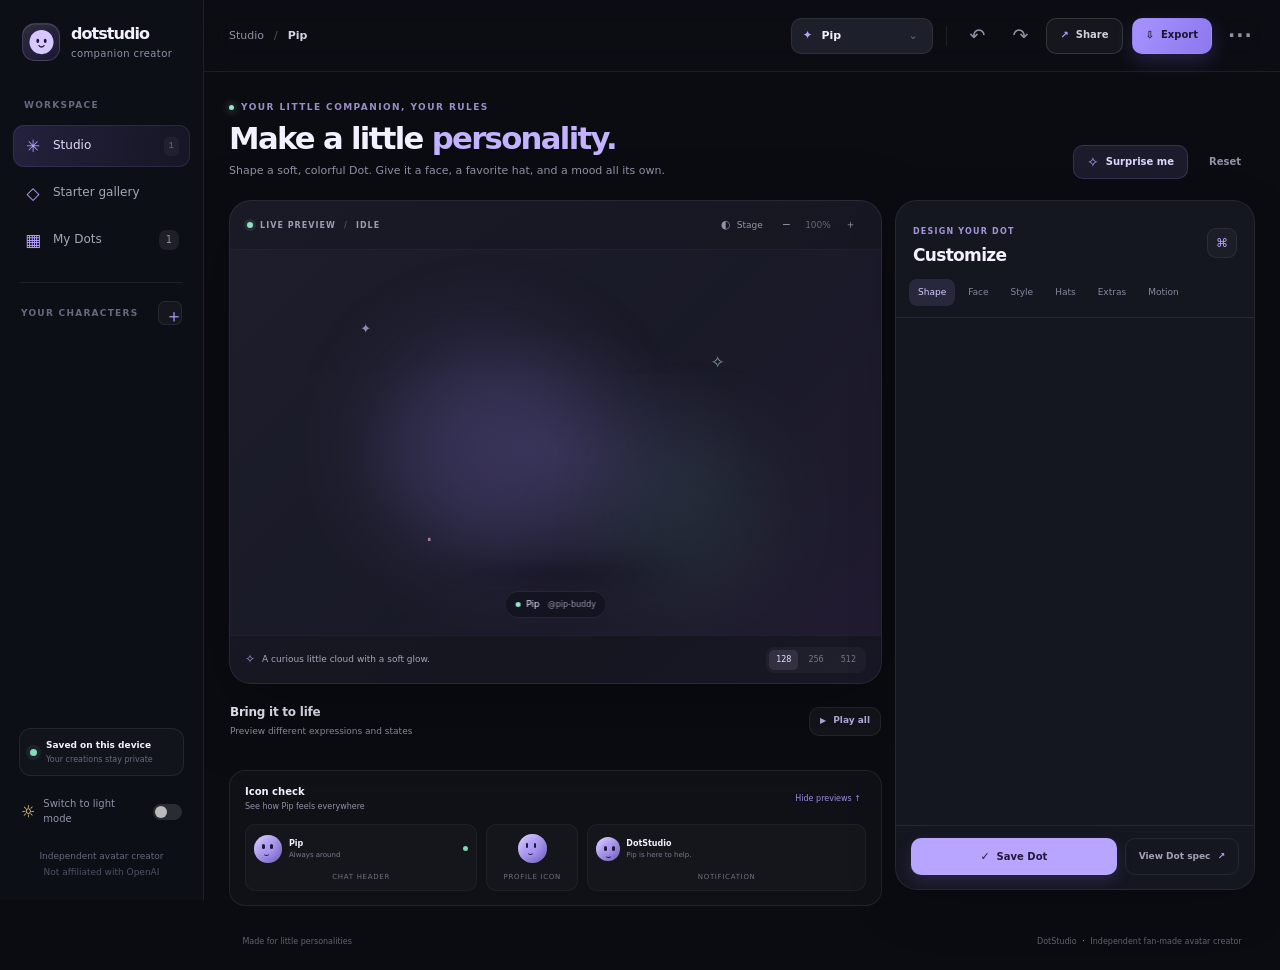
<file: index.html>
<!doctype html>
<html lang="en">
<head>
  <meta charset="utf-8" />
  <meta name="viewport" content="width=device-width, initial-scale=1" />
  <meta name="theme-color" content="#11121a" />
  <meta name="description" content="Create, customize, and export your own playful companion avatar." />
  <title>DotStudio — Make a little companion</title>
  <link rel="stylesheet" href="styles.css" />
</head>
<body>
  <div class="app-shell">
    <aside class="sidebar" aria-label="Main navigation">
      <a class="brand" href="#" aria-label="DotStudio home">
        <span class="brand-mark" aria-hidden="true"><svg viewBox="0 0 40 40"><path d="M20 4c8.7 0 15.5 6.9 15.5 15.7 0 8.1-6.5 15.3-15.5 15.3S4.5 28 4.5 19.7C4.5 10.9 11.3 4 20 4Z" fill="url(#brandGrad)"/><ellipse cx="15.2" cy="18" rx="1.8" ry="2.7" fill="#181426"/><ellipse cx="24.8" cy="18" rx="1.8" ry="2.7" fill="#181426"/><path d="M16.8 24c1.1 1.2 2.2 1.8 3.2 1.8s2.1-.6 3.2-1.8" fill="none" stroke="#181426" stroke-width="1.7" stroke-linecap="round"/><defs><linearGradient id="brandGrad" x1="5" y1="5" x2="34" y2="35"><stop stop-color="#d8c6ff"/><stop offset="1" stop-color="#8b78ed"/></linearGradient></defs></svg></span>
        <span class="brand-copy"><strong>dotstudio</strong><small>companion creator</small></span>
      </a>

      <div class="nav-group">
        <span class="nav-label">WORKSPACE</span>
        <button class="nav-item active" data-nav="studio"><span class="nav-icon">✳</span><span>Studio</span><kbd>1</kbd></button>
        <button class="nav-item" data-nav="starters"><span class="nav-icon">◇</span><span>Starter gallery</span></button>
        <button class="nav-item" data-nav="collection"><span class="nav-icon">▦</span><span>My Dots</span><span class="nav-count" id="dotCount">1</span></button>
      </div>

      <div class="sidebar-divider"></div>
      <div class="sidebar-list-head"><span class="nav-label">YOUR CHARACTERS</span><button id="newDotBtn" class="icon-button add-small" aria-label="Create a new Dot" title="Create a new Dot">＋</button></div>
      <div class="dot-list" id="dotList"></div>

      <div class="sidebar-spacer"></div>
      <div class="local-save"><span class="save-indicator"></span><div><strong>Saved on this device</strong><small>Your creations stay private</small></div></div>
      <button id="themeToggle" class="theme-toggle"><span class="theme-icon">☼</span><span>Switch to light mode</span><span class="theme-switch"><i></i></span></button>
      <div class="sidebar-footer">Independent avatar creator<br /><span>Not affiliated with OpenAI</span></div>
    </aside>

    <main class="main-area">
      <header class="topbar">
        <div class="breadcrumb"><span>Studio</span><span class="crumb-sep">/</span><strong id="breadcrumbName">Pip</strong></div>
        <div class="topbar-actions">
          <label class="name-field"><span class="name-spark">✦</span><input id="nameInput" aria-label="Dot name" maxlength="28" value="Pip"/><span class="name-caret">⌄</span></label>
          <div class="top-divider"></div>
          <button id="undoBtn" class="toolbar-button" title="Undo (Ctrl/Cmd+Z)" aria-label="Undo">↶</button>
          <button id="redoBtn" class="toolbar-button" title="Redo (Shift+Ctrl/Cmd+Z)" aria-label="Redo">↷</button>
          <button id="shareBtn" class="secondary-button"><span>↗</span> Share</button>
          <button id="exportBtn" class="primary-button"><span>⇩</span> Export</button>
          <button id="moreBtn" class="toolbar-button more-button" title="More options" aria-label="More options">···</button>
        </div>
      </header>

      <div class="workspace-intro">
        <div>
          <p class="eyebrow"><span class="eyebrow-dot"></span> YOUR LITTLE COMPANION, YOUR RULES</p>
          <h1>Make a little <em>personality.</em></h1>
          <p class="intro-copy">Shape a soft, colorful Dot. Give it a face, a favorite hat, and a mood all its own.</p>
        </div>
        <div class="intro-actions">
          <button id="surpriseBtn" class="soft-button"><span>✧</span> Surprise me</button>
          <button id="resetBtn" class="quiet-button">Reset</button>
        </div>
      </div>

      <div class="editor-layout">
        <section class="stage-column" aria-label="Live avatar preview">
          <div class="stage-card" id="stageCard">
            <div class="stage-topline">
              <div class="live-label"><span class="live-pulse"></span> LIVE PREVIEW <span class="tiny-divider">/</span> <span id="stateLabel">IDLE</span></div>
              <div class="stage-tools">
                <button id="bgToggleBtn" class="stage-tool" title="Toggle stage background">◐ <span>Stage</span></button>
                <button id="zoomOutBtn" class="stage-tool" title="Zoom out">−</button><span class="zoom-level" id="zoomLabel">100%</span><button id="zoomInBtn" class="stage-tool" title="Zoom in">＋</button>
              </div>
            </div>
            <div class="stage-backdrop" id="stageBackdrop">
              <div class="stage-orb glow-a"></div><div class="stage-orb glow-b"></div>
              <div class="stage-star star-one">✦</div><div class="stage-star star-two">✧</div><div class="stage-star star-three">·</div>
              <div class="avatar-slot" id="avatarSlot"></div>
              <div class="stage-floor"></div>
              <div class="stage-nameplate"><span class="nameplate-dot"></span><span id="stageName">Pip</span><span class="nameplate-handle" id="stageHandle">@pip-buddy</span></div>
            </div>
            <div class="stage-bottomline">
              <div class="stage-caption"><span class="stage-caption-icon">✧</span><span id="stageDescription">A curious little cloud with a soft glow.</span></div>
              <div class="stage-size-control"><button class="size-chip active" data-size="128">128</button><button class="size-chip" data-size="256">256</button><button class="size-chip" data-size="512">512</button></div>
            </div>
          </div>

          <div class="mood-panel">
            <div class="mood-heading"><div><h2>Bring it to life</h2><p>Preview different expressions and states</p></div><button id="playAllBtn" class="play-all-button"><span>▶</span> Play all</button></div>
            <div class="mood-grid" id="moodGrid"></div>
          </div>

          <div class="context-row">
            <div class="context-heading"><div><strong>Icon check</strong><span>See how Pip feels everywhere</span></div><button class="text-button" id="contextToggle">Hide previews ↑</button></div>
            <div class="context-previews" id="contextPreviews">
              <div class="context-card"><div class="mock-chat"><div class="mock-avatar" id="mockChatAvatar"></div><div><b id="mockChatName">Pip</b><small>Always around</small></div><span class="online-dot"></span></div><span class="context-caption">CHAT HEADER</span></div>
              <div class="context-card"><div class="mock-profile"><div class="mock-avatar circle" id="mockProfileAvatar"></div></div><span class="context-caption">PROFILE ICON</span></div>
              <div class="context-card"><div class="mock-notice"><div class="mock-avatar tiny" id="mockNoticeAvatar"></div><div><b>DotStudio</b><small id="mockNoticeName">Pip is here to help.</small></div></div><span class="context-caption">NOTIFICATION</span></div>
            </div>
          </div>
        </section>

        <aside class="inspector" aria-label="Avatar customization controls">
          <div class="inspector-header"><div><span class="inspector-kicker">DESIGN YOUR DOT</span><h2>Customize</h2></div><button class="icon-button inspector-more" id="specBtn" title="View Dot specification">⌘</button></div>
          <div class="tab-strip" id="tabStrip" role="tablist" aria-label="Customization sections">
            <button class="editor-tab active" data-tab="shape" role="tab">Shape</button>
            <button class="editor-tab" data-tab="face" role="tab">Face</button>
            <button class="editor-tab" data-tab="style" role="tab">Style</button>
            <button class="editor-tab" data-tab="hats" role="tab">Hats</button>
            <button class="editor-tab" data-tab="extras" role="tab">Extras</button>
            <button class="editor-tab" data-tab="motion" role="tab">Motion</button>
          </div>
          <div class="panel-scroll" id="panelContent"></div>
          <div class="inspector-bottom"><button id="saveBtn" class="save-button"><span>✓</span> Save Dot</button><button id="specBottomBtn" class="spec-button">View Dot spec <span>↗</span></button></div>
        </aside>
      </div>
      <footer class="main-footer"><span>Made for little personalities</span><span>DotStudio <i>·</i> Independent fan-made avatar creator</span></footer>
    </main>
  </div>

  <nav class="mobile-nav" aria-label="Mobile navigation"><button class="active" data-mobile-nav="studio"><span>✳</span>Studio</button><button data-mobile-nav="starters"><span>◇</span>Starters</button><button data-mobile-nav="collection"><span>▦</span>My Dots</button></nav>
  <div class="toast" id="toast" role="status" aria-live="polite"></div>
  <div class="modal-backdrop" id="modalBackdrop" aria-hidden="true"><section class="modal" id="modal" role="dialog" aria-modal="true" aria-labelledby="modalTitle"><button class="modal-close" id="modalClose" aria-label="Close">×</button><div id="modalContent"></div></section></div>

  <script src="app.js"></script>
</body>
</html>
</file>
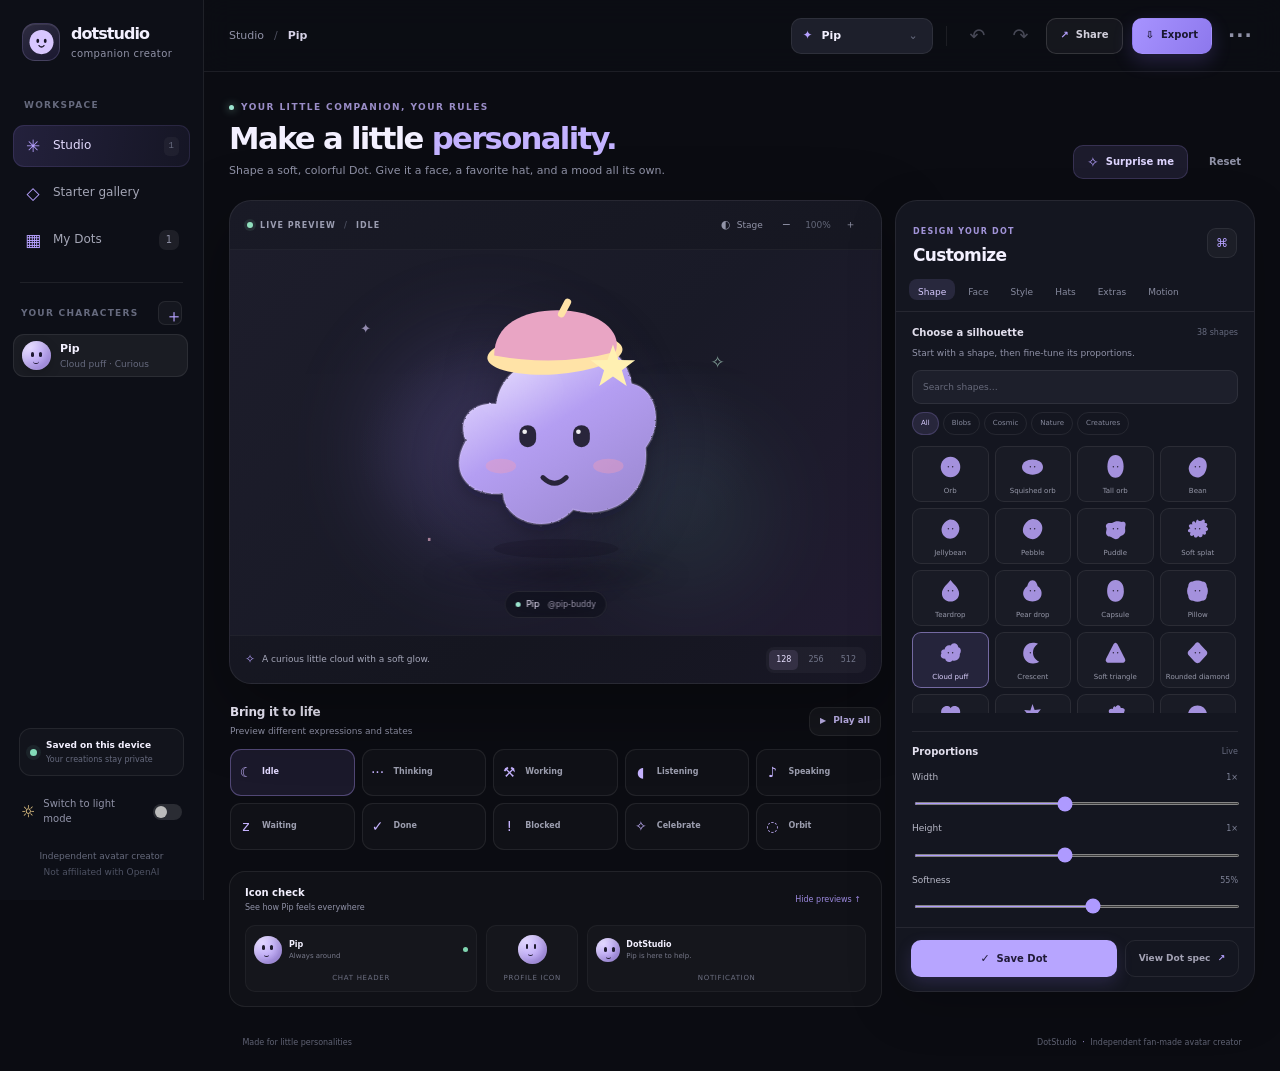
<file: preview.html>
<!doctype html>
<html lang="en">
<head>
  <meta charset="utf-8" />
  <meta name="viewport" content="width=device-width, initial-scale=1" />
  <meta name="theme-color" content="#11121a" />
  <meta name="description" content="Create, customize, and export your own playful companion avatar." />
  <title>DotStudio — Make a little companion</title>
  <style>
:root{color-scheme:dark;--page:#0b0c12;--side:#0d0f17;--panel:#141620;--panel-2:#191b27;--panel-3:#202331;--line:rgba(255,255,255,.075);--line-strong:rgba(255,255,255,.13);--text:#f3f0ff;--muted:#9092a7;--muted-2:#666a7e;--accent:#b6a1ff;--accent-strong:#8c72ed;--mint:#9ce5cf;--pink:#f5a6c9;--yellow:#f5d38d;--shadow:0 24px 70px rgba(0,0,0,.34);--card-radius:22px;--input:#1d1f2b;--stage:#191a27;--soft-white:#fff;--danger:#e78a9d}
*{box-sizing:border-box}html{scroll-behavior:smooth}body{margin:0;background:var(--page);color:var(--text);font-family:Inter,ui-sans-serif,system-ui,-apple-system,BlinkMacSystemFont,"Segoe UI",sans-serif;font-size:14px;line-height:1.45;min-width:320px}button,input,select,textarea{font:inherit}button{color:inherit;cursor:pointer}button:focus-visible,input:focus-visible,select:focus-visible,textarea:focus-visible{outline:2px solid var(--accent);outline-offset:2px}button:disabled{opacity:.45;cursor:not-allowed}.app-shell{min-height:100vh;display:grid;grid-template-columns:224px minmax(0,1fr);background:var(--page)}
.sidebar{background:var(--side);border-right:1px solid var(--line);padding:23px 13px 18px;display:flex;flex-direction:column;min-height:100vh;position:sticky;top:0;height:100vh;overflow:hidden}.brand{display:flex;align-items:center;gap:11px;text-decoration:none;color:var(--text);margin:0 9px 38px}.brand-mark{width:38px;height:38px;display:grid;place-items:center;border-radius:13px;background:linear-gradient(145deg,rgba(202,179,255,.18),rgba(113,88,221,.13));border:1px solid rgba(201,181,255,.18);box-shadow:inset 0 1px 0 rgba(255,255,255,.08)}.brand-mark svg{width:31px;height:31px}.brand-copy{display:flex;flex-direction:column;line-height:1.1}.brand-copy strong{font-size:16px;font-weight:760;letter-spacing:-.06em}.brand-copy small{font-size:10px;color:var(--muted);margin-top:5px;letter-spacing:.04em}.nav-group{display:grid;gap:5px}.nav-label{font-size:9px;color:var(--muted-2);font-weight:750;letter-spacing:.14em}.nav-group .nav-label{padding:0 11px 8px}.nav-item{width:100%;height:42px;border:0;background:transparent;border-radius:11px;color:#a4a6b6;display:flex;align-items:center;gap:11px;text-align:left;padding:0 11px;font-size:12px;transition:.18s}.nav-item:hover{background:rgba(255,255,255,.04);color:var(--text)}.nav-item.active{background:linear-gradient(100deg,rgba(153,126,255,.16),rgba(153,126,255,.06));color:#e4dbff;box-shadow:inset 0 0 0 1px rgba(172,149,255,.12)}.nav-icon{width:18px;font-size:17px;text-align:center;color:var(--accent)}.nav-item kbd{margin-left:auto;font-size:9px;color:var(--muted-2);background:rgba(255,255,255,.04);padding:3px 5px;border-radius:5px}.nav-count{margin-left:auto;font-size:10px;color:var(--muted);background:rgba(255,255,255,.07);min-width:20px;height:20px;border-radius:7px;display:grid;place-items:center}.sidebar-divider{height:1px;background:var(--line);margin:21px 7px 18px}.sidebar-list-head{display:flex;align-items:center;justify-content:space-between;padding:0 8px 9px}.icon-button{border:1px solid var(--line);background:rgba(255,255,255,.035);color:var(--muted);width:30px;height:30px;display:grid;place-items:center;border-radius:9px;transition:.18s}.icon-button:hover{color:var(--text);background:rgba(255,255,255,.09);border-color:var(--line-strong)}.add-small{font-size:18px;color:var(--accent);width:24px;height:24px;border-radius:7px}.dot-list{display:grid;gap:4px;overflow-y:auto;max-height:40vh;padding-right:2px}.dot-list-item{height:43px;width:100%;border:1px solid transparent;background:transparent;border-radius:11px;display:flex;align-items:center;gap:9px;padding:5px 8px;color:#a6a8b7;text-align:left;transition:.18s}.dot-list-item:hover{background:rgba(255,255,255,.04)}.dot-list-item.active{background:rgba(255,255,255,.055);border-color:var(--line);color:var(--text)}.dot-list-item .mini-dot{width:29px;height:29px;flex:none;border-radius:50%;box-shadow:inset -4px -4px 8px rgba(25,15,50,.15),inset 3px 3px 7px rgba(255,255,255,.32),0 4px 12px rgba(0,0,0,.18);position:relative}.dot-list-item .mini-dot:after{content:"";position:absolute;width:3px;height:5px;background:#201a35;border-radius:4px;left:9px;top:11px;box-shadow:8px 0 #201a35}.dot-list-item .mini-dot:before{content:"";position:absolute;width:6px;height:3px;left:11px;top:19px;border-bottom:1.4px solid #201a35;border-radius:0 0 5px 5px}.dot-list-item .dot-meta{min-width:0;display:flex;flex-direction:column;line-height:1.2}.dot-list-item .dot-meta strong{font-size:11px;font-weight:650;white-space:nowrap;text-overflow:ellipsis;overflow:hidden}.dot-list-item .dot-meta small{font-size:9px;color:var(--muted-2);margin-top:4px}.sidebar-spacer{flex:1;min-height:12px}.local-save{display:flex;align-items:center;gap:9px;margin:0 6px 12px;padding:10px;background:rgba(255,255,255,.025);border:1px solid var(--line);border-radius:12px}.save-indicator{width:7px;height:7px;border-radius:50%;background:#83dbb8;box-shadow:0 0 0 4px rgba(131,219,184,.08);flex:none}.local-save div{display:flex;flex-direction:column}.local-save strong{font-size:9px;font-weight:650}.local-save small{font-size:8px;color:var(--muted-2);margin-top:2px}.theme-toggle{display:flex;align-items:center;gap:8px;border:0;background:transparent;color:var(--muted);font-size:10px;padding:9px 8px;text-align:left}.theme-icon{font-size:16px;color:var(--yellow)}.theme-switch{margin-left:auto;width:29px;height:16px;border-radius:999px;background:rgba(255,255,255,.12);padding:2px;display:flex;align-items:center}.theme-switch i{width:12px;height:12px;border-radius:50%;background:#bbb;display:block;transition:.2s}.sidebar-footer{text-align:center;font-size:9px;color:#65697b;margin:14px 0 2px;line-height:1.7}.sidebar-footer span{color:#4e5263}
.main-area{min-width:0;max-width:100%;overflow:hidden}.topbar{height:72px;display:flex;align-items:center;justify-content:space-between;padding:0 clamp(20px,3vw,46px);border-bottom:1px solid var(--line);background:rgba(13,14,21,.74);backdrop-filter:blur(14px);position:sticky;top:0;z-index:10}.breadcrumb{font-size:11px;color:var(--muted);display:flex;align-items:center;gap:10px}.breadcrumb strong{font-weight:620;color:#d7d3e7}.crumb-sep{color:#4e5060}.topbar-actions{display:flex;align-items:center;gap:9px}.name-field{height:36px;display:flex;align-items:center;gap:7px;background:var(--input);border:1px solid var(--line);border-radius:10px;padding:0 10px;min-width:142px}.name-spark{color:var(--accent);font-size:12px}.name-field input{background:transparent;border:0;outline:0;color:var(--text);width:82px;font-size:11px;font-weight:650}.name-caret{color:var(--muted-2);font-size:11px}.top-divider{height:20px;width:1px;background:var(--line);margin:0 4px}.toolbar-button{width:34px;height:34px;border:1px solid transparent;border-radius:9px;color:var(--muted);font-size:19px;background:transparent;display:grid;place-items:center}.toolbar-button:hover{background:rgba(255,255,255,.06);color:var(--text)}.more-button{font-weight:700;letter-spacing:1px}.secondary-button,.primary-button,.soft-button,.quiet-button,.play-all-button,.save-button,.spec-button{height:36px;border-radius:10px;padding:0 13px;border:1px solid var(--line-strong);display:inline-flex;align-items:center;justify-content:center;gap:7px;font-size:10px;font-weight:650;transition:.18s}.secondary-button{background:rgba(255,255,255,.045);color:#d2d0dc}.secondary-button span{color:var(--accent)}.secondary-button:hover{background:rgba(255,255,255,.09)}.primary-button{background:linear-gradient(120deg,#a793ff,#8d78ed);border-color:transparent;color:#1a1730;box-shadow:0 7px 20px rgba(146,118,255,.2)}.primary-button:hover{filter:brightness(1.07);transform:translateY(-1px)}.workspace-intro{display:flex;align-items:flex-end;justify-content:space-between;padding:29px clamp(20px,3vw,46px) 21px;gap:20px}.eyebrow{font-size:9px;letter-spacing:.16em;color:#9a8dc7;font-weight:720;margin:0 0 7px;display:flex;align-items:center;gap:7px}.eyebrow-dot{width:5px;height:5px;border-radius:50%;background:var(--mint);box-shadow:0 0 9px rgba(156,229,207,.7)}h1{margin:0;font-size:clamp(24px,2.4vw,34px);letter-spacing:-.055em;font-weight:730;line-height:1.15}h1 em{font-style:normal;color:#c3b2ff}.intro-copy{margin:7px 0 0;color:var(--muted);font-size:11px;max-width:540px}.intro-actions{display:flex;align-items:center;gap:7px;flex:none}.soft-button{height:34px;background:rgba(174,151,255,.11);border-color:rgba(174,151,255,.18);color:#ded5ff}.soft-button span{font-size:14px;color:var(--accent)}.soft-button:hover{background:rgba(174,151,255,.19)}.quiet-button{height:34px;background:transparent;color:var(--muted);border-color:transparent}.quiet-button:hover{color:var(--text);background:rgba(255,255,255,.045)}
.editor-layout{display:grid;grid-template-columns:minmax(420px,1fr) minmax(340px,390px);gap:18px;padding:0 clamp(20px,3vw,46px);align-items:start}.stage-column{min-width:0}.stage-card{background:linear-gradient(145deg,#191a26,#151620 68%,#181725);border:1px solid var(--line);border-radius:var(--card-radius);overflow:hidden;box-shadow:var(--shadow);position:relative}.stage-topline{height:49px;display:flex;align-items:center;justify-content:space-between;padding:0 17px;border-bottom:1px solid rgba(255,255,255,.045);position:relative;z-index:2}.live-label{font-size:8px;letter-spacing:.13em;color:#9b9db1;font-weight:720;display:flex;align-items:center;gap:7px}.live-pulse{width:6px;height:6px;background:#90dfbd;border-radius:50%;box-shadow:0 0 0 3px rgba(144,223,189,.1)}.tiny-divider{color:#4c4f60;margin:0 1px}.stage-tools{display:flex;align-items:center;gap:3px}.stage-tool{height:25px;min-width:25px;padding:0 7px;border:1px solid transparent;border-radius:7px;color:#9294a8;background:transparent;font-size:11px}.stage-tool:hover{background:rgba(255,255,255,.06);color:#e7e1ff}.stage-tool span{font-size:9px;margin-left:3px}.zoom-level{font-size:9px;color:#65697b;min-width:32px;text-align:center}.stage-backdrop{height:410px;position:relative;overflow:hidden;display:grid;place-items:center;background:radial-gradient(ellipse at 50% 52%,rgba(95,83,147,.22),transparent 43%),linear-gradient(135deg,#1d1d2b,#191a27 52%,#211b31);transition:background .25s}.stage-backdrop.grid-mode{background-color:#1a1b27;background-image:radial-gradient(rgba(198,182,255,.13) .8px,transparent .8px);background-size:18px 18px}.stage-backdrop.plain-mode{background:linear-gradient(135deg,#181923,#20202d)}.stage-orb{position:absolute;border-radius:50%;filter:blur(45px);opacity:.2;pointer-events:none}.glow-a{width:230px;height:230px;background:#8571d4;left:22%;top:22%}.glow-b{width:170px;height:170px;background:#6bcab2;right:17%;bottom:10%;opacity:.09}.stage-star{position:absolute;color:#dbcfff;opacity:.62;pointer-events:none}.star-one{left:20%;top:18%;font-size:13px}.star-two{right:24%;top:26%;font-size:17px;color:#bdecd7}.star-three{left:30%;bottom:20%;font-size:25px;color:#f6bad3}.avatar-slot{width:min(300px,66%);height:min(348px,87%);position:relative;z-index:1;display:grid;place-items:center;transform:translate(var(--avatar-dx,0px),var(--avatar-dy,0px)) scale(var(--avatar-zoom,1));transition:transform .2s;cursor:grab}.avatar-slot.dragging{transition:none;cursor:grabbing}.avatar-svg{width:100%;height:100%;overflow:visible;filter:drop-shadow(0 22px 25px rgba(0,0,0,.22));}.stage-floor{position:absolute;width:260px;height:35px;border-radius:50%;background:radial-gradient(ellipse,rgba(12,10,22,.34),transparent 72%);bottom:43px;filter:blur(7px);pointer-events:none}.stage-nameplate{position:absolute;bottom:17px;left:50%;transform:translateX(-50%);display:flex;align-items:center;gap:6px;padding:6px 10px;border-radius:999px;background:rgba(11,12,19,.43);border:1px solid rgba(255,255,255,.08);backdrop-filter:blur(8px);font-size:9px;color:#eee8ff;white-space:nowrap}.nameplate-dot{width:5px;height:5px;background:var(--mint);border-radius:50%}.nameplate-handle{color:#9894aa;font-size:8px;margin-left:2px}.stage-bottomline{height:48px;display:flex;align-items:center;justify-content:space-between;padding:0 15px;border-top:1px solid rgba(255,255,255,.045)}.stage-caption{display:flex;align-items:center;gap:7px;color:#a4a6b8;font-size:9px;min-width:0}.stage-caption-icon{color:var(--accent);font-size:12px}.stage-caption span:last-child{white-space:nowrap;overflow:hidden;text-overflow:ellipsis}.stage-size-control{display:flex;gap:3px;background:rgba(255,255,255,.035);padding:3px;border-radius:8px;flex:none}.size-chip{border:0;background:transparent;color:#73778b;font-size:8px;padding:4px 7px;border-radius:5px}.size-chip.active{background:#343044;color:#e8e0ff}.mood-panel{margin-top:20px;padding:0 1px}.mood-heading{display:flex;align-items:center;justify-content:space-between;margin-bottom:11px}.mood-heading h2{font-size:12px;letter-spacing:-.02em;margin:0 0 3px;font-weight:670}.mood-heading p{font-size:9px;color:var(--muted);margin:0}.play-all-button{height:29px;padding:0 10px;background:rgba(255,255,255,.045);color:#c2b5ef;border-color:var(--line);font-size:9px}.play-all-button span{font-size:8px}.play-all-button:hover{background:rgba(172,150,255,.1)}.mood-grid{display:grid;grid-template-columns:repeat(5,minmax(0,1fr));gap:7px}.mood-button{min-height:47px;border:1px solid var(--line);background:rgba(255,255,255,.025);border-radius:11px;color:#9c9eaf;display:flex;align-items:center;gap:7px;padding:7px 8px;text-align:left;transition:.18s}.mood-button:hover{background:rgba(255,255,255,.06);color:var(--text);transform:translateY(-1px)}.mood-button.active{border-color:rgba(181,158,255,.35);background:rgba(161,137,244,.11);color:#e2d9ff}.mood-icon{font-size:14px;width:18px;text-align:center;color:#c6b3ff}.mood-name{font-size:8px;font-weight:620;line-height:1.2}.context-row{margin:21px 0 26px;padding:14px 15px;background:rgba(255,255,255,.025);border:1px solid var(--line);border-radius:16px}.context-heading{display:flex;justify-content:space-between;align-items:center;margin-bottom:11px}.context-heading div{display:flex;flex-direction:column;gap:2px}.context-heading strong{font-size:10px;font-weight:660}.context-heading span{font-size:8px;color:var(--muted)}.text-button{border:0;background:transparent;color:#9b88de;font-size:8px;padding:5px}.context-previews{display:grid;grid-template-columns:1fr 92px 1.2fr;gap:9px}.context-card{background:rgba(255,255,255,.025);border:1px solid rgba(255,255,255,.045);border-radius:10px;padding:8px;min-width:0}.mock-chat{display:flex;align-items:center;gap:7px;height:32px}.mock-avatar{width:28px;height:28px;border-radius:50%;background:linear-gradient(140deg,#c9b7ff,#8e79e6);position:relative;box-shadow:inset -3px -3px 7px rgba(30,20,50,.2),inset 2px 2px 5px rgba(255,255,255,.32)}.mock-avatar:after{content:"";position:absolute;width:2.5px;height:5px;background:#201c30;border-radius:3px;left:8px;top:9px;box-shadow:8px 0 #201c30}.mock-avatar:before{content:"";position:absolute;width:5px;height:2px;border-bottom:1px solid #201c30;border-radius:0 0 4px 4px;left:10px;top:18px}.mock-chat>div:nth-child(2){display:flex;flex-direction:column;min-width:0}.mock-chat b,.mock-notice b{font-size:8px;white-space:nowrap}.mock-chat small,.mock-notice small{font-size:7px;color:#77798a;white-space:nowrap;overflow:hidden;text-overflow:ellipsis}.online-dot{width:5px;height:5px;border-radius:50%;background:#80d5b0;margin-left:auto}.mock-profile{height:32px;display:grid;place-items:center}.mock-avatar.circle{width:29px;height:29px}.mock-notice{display:flex;align-items:center;gap:6px;height:32px;min-width:0}.mock-avatar.tiny{width:24px;height:24px;flex:none}.mock-notice>div:last-child{display:flex;flex-direction:column;min-width:0}.context-caption{font-size:7px;color:#6d7082;letter-spacing:.1em;display:block;margin-top:7px;text-align:center}.inspector{background:var(--panel);border:1px solid var(--line);border-radius:var(--card-radius);min-height:690px;display:flex;flex-direction:column;overflow:hidden;box-shadow:0 16px 50px rgba(0,0,0,.17);position:sticky;top:87px;max-height:calc(100vh - 108px)}.inspector-header{display:flex;align-items:center;justify-content:space-between;padding:18px 17px 12px}.inspector-kicker{font-size:8px;letter-spacing:.15em;color:#a294d9;font-weight:750}.inspector-header h2{font-size:17px;margin:3px 0 0;letter-spacing:-.04em}.inspector-more{font-size:12px;color:var(--accent)}.tab-strip{display:flex;gap:4px;overflow-x:auto;padding:0 13px 11px;border-bottom:1px solid var(--line);scrollbar-width:none}.tab-strip::-webkit-scrollbar{display:none}.editor-tab{flex:none;border:0;background:transparent;color:#86899d;font-size:9px;padding:7px 9px;border-radius:8px;white-space:nowrap;transition:.18s}.editor-tab:hover{color:var(--text);background:rgba(255,255,255,.045)}.editor-tab.active{background:rgba(180,159,255,.13);color:#d7caff}.panel-scroll{padding:14px 16px 14px;overflow-y:auto;flex:1;scrollbar-width:thin;scrollbar-color:rgba(255,255,255,.13) transparent}.inspector-bottom{border-top:1px solid var(--line);padding:12px 15px 14px;display:flex;gap:8px}.save-button{flex:1;height:37px;background:#b7a5ff;color:#211b39;border-color:transparent;font-size:10px;box-shadow:0 6px 16px rgba(145,119,236,.17)}.save-button:hover{background:#c7baff}.save-button span{font-size:11px}.spec-button{height:37px;background:transparent;color:#a4a3b5;border-color:var(--line);font-size:9px}.spec-button:hover{background:rgba(255,255,255,.05);color:var(--text)}.spec-button span{color:var(--accent)}
/* Control panel */
.panel-section{margin-bottom:18px}.section-head{display:flex;align-items:center;justify-content:space-between;margin-bottom:9px}.section-title{font-size:10px;font-weight:700;color:#e2dfed}.section-note{font-size:8px;color:var(--muted-2)}.panel-copy{font-size:9px;color:var(--muted);margin:-3px 0 10px;line-height:1.55}.control-label{display:flex;justify-content:space-between;align-items:center;font-size:9px;color:#b7b8c6;margin-bottom:6px}.control-label output{color:#81859a;font-size:8px}.control-row{margin:12px 0}.range-control{width:100%;accent-color:#ae9aff;height:3px}.select-control,.text-control{width:100%;height:34px;background:var(--input);border:1px solid var(--line);border-radius:9px;color:#dcd9e9;padding:0 10px;font-size:9px;outline:none}.select-control:focus,.text-control:focus{border-color:rgba(180,159,255,.5)}.text-control::placeholder{color:#66697a}.field-grid{display:grid;grid-template-columns:1fr 1fr;gap:9px}.color-control{width:100%;height:34px;background:var(--input);border:1px solid var(--line);border-radius:9px;padding:4px;cursor:pointer}.color-control::-webkit-color-swatch-wrapper{padding:0}.color-control::-webkit-color-swatch{border:0;border-radius:6px}.swatch-row{display:flex;flex-wrap:wrap;gap:6px}.swatch{width:25px;height:25px;border:2px solid transparent;border-radius:8px;cursor:pointer;position:relative;transition:.15s;box-shadow:inset 0 1px 2px rgba(255,255,255,.25)}.swatch:hover{transform:scale(1.08)}.swatch.active{border-color:#f4eeff;box-shadow:0 0 0 2px rgba(181,160,255,.3)}.shape-grid{display:grid;grid-template-columns:repeat(4,minmax(0,1fr));gap:6px;max-height:268px;overflow-y:auto;padding:1px 2px 3px 0;scrollbar-width:thin;scrollbar-color:rgba(255,255,255,.12) transparent}.shape-card{border:1px solid var(--line);background:rgba(255,255,255,.025);border-radius:9px;min-height:56px;display:flex;flex-direction:column;align-items:center;justify-content:center;gap:3px;padding:5px 3px;color:#9698a9;font-size:7px;transition:.16s}.shape-card:hover{border-color:rgba(188,169,255,.28);background:rgba(255,255,255,.055);color:var(--text)}.shape-card.active{border-color:rgba(188,169,255,.52);background:rgba(163,141,248,.12);color:#ddd2ff}.shape-icon{width:29px;height:31px;overflow:visible}.shape-search{margin-bottom:8px}.category-chip-row{display:flex;gap:4px;overflow-x:auto;margin:0 0 8px;padding-bottom:2px;scrollbar-width:none}.category-chip{border:1px solid var(--line);background:transparent;color:#85889b;border-radius:999px;padding:5px 8px;font-size:7px;white-space:nowrap}.category-chip.active{background:rgba(177,153,255,.12);color:#d8cbff;border-color:rgba(177,153,255,.2)}.preset-palette{display:grid;grid-template-columns:repeat(3,1fr);gap:6px}.palette-card{height:43px;border:1px solid var(--line);border-radius:9px;background:rgba(255,255,255,.025);padding:6px;display:flex;flex-direction:column;justify-content:space-between;text-align:left;color:#aaaabc;font-size:7px}.palette-card:hover,.palette-card.active{border-color:rgba(184,163,255,.4);background:rgba(255,255,255,.055)}.palette-dots{display:flex;gap:3px}.palette-dots i{width:9px;height:9px;border-radius:50%;display:block;border:1px solid rgba(255,255,255,.16)}.toggle-row{display:flex;align-items:center;justify-content:space-between;min-height:34px;border-bottom:1px solid rgba(255,255,255,.045);color:#aeb0bf;font-size:9px}.toggle-row:last-child{border-bottom:0}.toggle{position:relative;width:30px;height:17px;border-radius:999px;background:#343643;display:inline-flex;align-items:center;padding:2px;transition:.18s;cursor:pointer;border:0}.toggle i{width:13px;height:13px;border-radius:50%;background:#aaa;display:block;transition:.18s}.toggle.on{background:#8069d4}.toggle.on i{transform:translateX(13px);background:#fff}.mini-control{display:flex;align-items:center;gap:8px}.mini-control .range-control{flex:1}.mini-control output{width:30px;text-align:right;font-size:8px;color:#888ca0}.hat-grid{display:grid;grid-template-columns:repeat(3,1fr);gap:6px}.hat-card{min-height:48px;border:1px solid var(--line);background:rgba(255,255,255,.025);border-radius:9px;color:#a3a5b4;display:flex;flex-direction:column;align-items:center;justify-content:center;gap:3px;font-size:7px}.hat-card span{font-size:14px;line-height:1}.hat-card:hover,.hat-card.active{border-color:rgba(188,169,255,.45);background:rgba(163,141,248,.11);color:#ded3ff}.accessory-list{display:grid;gap:6px}.accessory-item{display:flex;align-items:center;gap:7px;padding:7px;background:rgba(255,255,255,.035);border:1px solid var(--line);border-radius:9px}.accessory-item.selected{border-color:rgba(180,159,255,.42);background:rgba(163,141,248,.08)}.accessory-item .acc-icon{width:24px;height:24px;border-radius:7px;background:rgba(255,255,255,.055);display:grid;place-items:center;color:#d0c5fa;font-size:12px;flex:none}.accessory-item strong{font-size:8px;font-weight:620;flex:1}.accessory-item button{border:0;background:transparent;color:#85889c;padding:2px 4px;border-radius:5px;font-size:10px}.accessory-item button:hover{background:rgba(255,255,255,.08);color:var(--text)}.add-accessory-row{display:flex;gap:6px;margin-top:8px}.add-accessory-row select{flex:1;min-width:0}.small-action{height:30px;border:1px solid var(--line);background:rgba(255,255,255,.04);border-radius:8px;color:#c6bbeb;font-size:8px;padding:0 9px}.small-action:hover{background:rgba(173,150,255,.11)}.layer-list{display:grid;gap:4px}.layer-item{display:flex;align-items:center;gap:6px;padding:5px 6px;border:1px solid rgba(255,255,255,.045);border-radius:8px;background:rgba(255,255,255,.02);font-size:8px;color:#b0b1c0}.layer-item .layer-name{flex:1}.layer-item button{width:22px;height:22px;border:0;border-radius:5px;color:#82869a;background:transparent}.layer-item button:hover{background:rgba(255,255,255,.08);color:var(--text)}.state-control-grid{display:grid;grid-template-columns:repeat(3,1fr);gap:6px}.state-control{height:48px;border:1px solid var(--line);background:rgba(255,255,255,.025);border-radius:9px;color:#a1a3b4;display:flex;align-items:center;justify-content:center;flex-direction:column;gap:2px;font-size:7px}.state-control span{font-size:13px}.state-control.active{background:rgba(166,142,247,.12);border-color:rgba(182,159,255,.38);color:#e2d8ff}.divider{height:1px;background:var(--line);margin:13px 0}.helper-tip{font-size:8px;line-height:1.5;color:#85889b;background:rgba(167,147,255,.06);border:1px solid rgba(167,147,255,.1);padding:9px 10px;border-radius:9px}.profile-fields{display:grid;gap:8px}.small-tag-row{display:flex;flex-wrap:wrap;gap:5px}.tag-chip{border:1px solid var(--line);background:rgba(255,255,255,.025);color:#9da0b0;padding:5px 8px;border-radius:999px;font-size:7px}.tag-chip.active{color:#ddd2ff;background:rgba(162,139,240,.12);border-color:rgba(162,139,240,.24)}.spec-grid{display:grid;grid-template-columns:1fr 1fr;gap:7px}.spec-item{background:rgba(255,255,255,.035);border:1px solid var(--line);padding:8px;border-radius:9px}.spec-item small{display:block;color:#7f8294;font-size:7px;margin-bottom:4px;text-transform:uppercase;letter-spacing:.08em}.spec-item strong{font-size:9px;font-weight:630;color:#e4e0f0;word-break:break-word}
.main-footer{display:flex;justify-content:space-between;align-items:center;padding:4px clamp(20px,3vw,46px) 22px;color:#5f6273;font-size:8px}.main-footer i{font-style:normal;color:#a294d9;margin:0 3px}.mobile-nav{display:none}.toast{position:fixed;left:50%;bottom:28px;transform:translate(-50%,20px);background:#eee9ff;color:#201b32;border-radius:999px;padding:10px 16px;font-size:10px;font-weight:650;box-shadow:0 12px 40px rgba(0,0,0,.3);opacity:0;pointer-events:none;transition:.25s;z-index:99;white-space:nowrap}.toast.show{opacity:1;transform:translate(-50%,0)}.modal-backdrop{position:fixed;inset:0;background:rgba(4,5,9,.68);backdrop-filter:blur(8px);z-index:50;display:none;align-items:center;justify-content:center;padding:20px}.modal-backdrop.open{display:flex}.modal{width:min(650px,100%);max-height:min(80vh,820px);overflow:auto;background:#171923;border:1px solid var(--line-strong);border-radius:20px;box-shadow:0 25px 90px rgba(0,0,0,.5);padding:24px;position:relative}.modal-close{position:absolute;right:13px;top:13px;width:30px;height:30px;border:1px solid var(--line);background:rgba(255,255,255,.04);border-radius:9px;font-size:19px;color:#aaa;display:grid;place-items:center}.modal-title{font-size:19px;letter-spacing:-.04em;margin:0 40px 5px 0}.modal-subtitle{font-size:10px;color:var(--muted);margin:0 0 18px}.modal-grid{display:grid;grid-template-columns:repeat(4,1fr);gap:8px}.modal-preset{border:1px solid var(--line);background:rgba(255,255,255,.025);border-radius:12px;padding:9px;cursor:pointer;text-align:left;transition:.18s}.modal-preset:hover{border-color:rgba(182,159,255,.4);background:rgba(255,255,255,.06);transform:translateY(-1px)}.preset-preview{height:76px;border-radius:9px;display:grid;place-items:center;margin-bottom:7px;background:radial-gradient(circle at 50% 40%,rgba(173,156,255,.11),rgba(255,255,255,.025))}.preset-preview .preset-blob{width:47px;height:49px;border-radius:44% 56% 51% 49%;box-shadow:inset -6px -6px 12px rgba(0,0,0,.16),inset 4px 4px 10px rgba(255,255,255,.24),0 7px 12px rgba(0,0,0,.15);position:relative}.preset-preview .preset-blob:before{content:"";position:absolute;left:14px;top:18px;width:4px;height:7px;border-radius:4px;background:#201a2e;box-shadow:13px 0 #201a2e}.preset-preview .preset-blob:after{content:"";position:absolute;left:18px;top:31px;width:8px;height:3px;border-bottom:1.5px solid #201a2e;border-radius:0 0 6px 6px}.modal-preset strong{font-size:9px;display:block;color:#eee}.modal-preset small{font-size:7px;color:#85889a;display:block;margin-top:3px}.modal-actions{display:flex;justify-content:flex-end;gap:7px;margin-top:18px}.share-field{display:flex;gap:7px}.share-field input{flex:1;min-width:0;height:38px;background:#101119;border:1px solid var(--line);border-radius:9px;color:#b8b4c9;padding:0 10px;font-size:9px}.export-options{display:grid;grid-template-columns:repeat(2,1fr);gap:8px}.export-card{border:1px solid var(--line);background:rgba(255,255,255,.025);border-radius:12px;padding:12px;text-align:left;min-height:72px;transition:.18s}.export-card:hover{border-color:rgba(182,159,255,.38);background:rgba(255,255,255,.06)}.export-card span{display:block;font-size:15px;color:#c3b2ff;margin-bottom:5px}.export-card strong{font-size:9px;display:block}.export-card small{font-size:7px;color:#828598}.code-box{width:100%;min-height:180px;background:#0f1017;border:1px solid var(--line);border-radius:10px;color:#c7c3d3;padding:12px;font-family:ui-monospace,SFMono-Regular,Menlo,monospace;font-size:8px;white-space:pre;overflow:auto}.light-theme{color-scheme:light;--page:#f2f1f8;--side:#fbfaff;--panel:#fff;--panel-2:#f8f7fc;--panel-3:#f0eef8;--line:rgba(32,29,56,.09);--line-strong:rgba(32,29,56,.15);--text:#242136;--muted:#79788c;--muted-2:#9c9bad;--input:#f4f2f9;--shadow:0 20px 55px rgba(65,51,111,.1);--stage:#eeeaf8}.light-theme .topbar{background:rgba(250,249,255,.8)}.light-theme .stage-card{background:linear-gradient(145deg,#fff,#f5f1ff)}.light-theme .stage-backdrop{background:radial-gradient(ellipse at 50% 52%,rgba(151,129,216,.18),transparent 43%),linear-gradient(135deg,#f0edf9,#ece9f7 52%,#f6eef7)}.light-theme .stage-backdrop.grid-mode{background-color:#f1eef9;background-image:radial-gradient(rgba(100,84,165,.16) .8px,transparent .8px)}.light-theme .stage-backdrop.plain-mode{background:linear-gradient(135deg,#f3f1fa,#e8e6f2)}.light-theme .stage-nameplate{background:rgba(255,255,255,.62);color:#3b3550;border-color:rgba(32,29,56,.1)}.light-theme .nameplate-handle{color:#868197}.light-theme .mood-button,.light-theme .context-row,.light-theme .context-card{background:rgba(255,255,255,.57)}.light-theme .inspector{box-shadow:0 14px 40px rgba(65,51,111,.08)}.light-theme .modal{background:#fbfaff;color:var(--text)}.light-theme .share-field input,.light-theme .code-box{background:#f5f3fa;color:#38334a}.light-theme .preset-preview{background:linear-gradient(145deg,#f6f4fb,#edeaf7)}
/* SVG motion */
@keyframes idleFloat{0%,100%{transform:translateY(0) rotate(-1deg)}50%{transform:translateY(-5px) rotate(1deg)}}@keyframes thinkPulse{0%,100%{opacity:.3;transform:translateY(0)}50%{opacity:1;transform:translateY(-3px)}}@keyframes orbitSpin{to{transform:rotate(360deg)}}@keyframes bounceWork{0%,100%{transform:translateY(0) scale(1)}45%{transform:translateY(-4px) scale(1.015,.99)}70%{transform:translateY(0) scale(.99,1.01)}}@keyframes listenRipple{0%{r:40;opacity:.45}100%{r:57;opacity:0}}@keyframes waitingBreath{0%,100%{transform:scale(1)}50%{transform:scale(1.02,.985)}}@keyframes doneHop{0%,100%{transform:translateY(0) scale(1)}35%{transform:translateY(-12px) scale(1.05,.94)}60%{transform:translateY(0) scale(.95,1.06)}}@keyframes blockedShake{0%,100%{transform:translateX(0)}25%{transform:translateX(-3px)}50%{transform:translateX(3px)}75%{transform:translateX(-2px)}}@keyframes celebrateHop{0%,100%{transform:translateY(0) rotate(0)}30%{transform:translateY(-10px) rotate(-3deg)}60%{transform:translateY(0) rotate(3deg)}}@keyframes blinkEyes{0%,92%,96%,100%{transform:scaleY(1)}94%{transform:scaleY(.12)}}@keyframes shimmer{0%,100%{opacity:.55}50%{opacity:.95}}@keyframes pulseDots{0%,100%{transform:translateY(0);opacity:.35}50%{transform:translateY(-4px);opacity:1}}@keyframes zzz{0%,100%{opacity:.2;transform:translateY(0)}50%{opacity:1;transform:translateY(-4px)}}
@media(max-width:1280px){.app-shell{grid-template-columns:204px minmax(0,1fr)}.editor-layout{grid-template-columns:minmax(380px,1fr) minmax(320px,360px);gap:13px}.topbar,.workspace-intro{padding-left:25px;padding-right:25px}.editor-layout{padding-left:25px;padding-right:25px}.mood-grid{grid-template-columns:repeat(5,minmax(0,1fr))}.mood-button{padding:6px}.stage-backdrop{height:385px}}
@media(max-width:1040px){.app-shell{grid-template-columns:68px minmax(0,1fr)}.sidebar{padding:18px 9px}.brand{justify-content:center;margin:0 0 34px}.brand-copy,.nav-label,.nav-item>span:not(.nav-icon),.nav-item kbd,.sidebar-divider,.sidebar-list-head,.dot-list,.local-save,.theme-toggle>span:not(.theme-icon),.sidebar-footer{display:none}.nav-group{gap:8px}.nav-item{justify-content:center;padding:0;height:42px}.nav-icon{font-size:18px}.sidebar-spacer{display:block}.brand-mark{width:38px;height:38px}.editor-layout{grid-template-columns:minmax(340px,1fr) minmax(300px,340px);gap:12px}.topbar-actions{gap:5px}.secondary-button{padding:0 9px}.workspace-intro{padding-top:25px}.stage-backdrop{height:360px}}
@media(max-width:820px){.app-shell{display:block;padding-bottom:64px}.sidebar{display:none}.topbar{height:60px;padding:0 17px}.breadcrumb{display:none}.topbar-actions{width:100%;justify-content:flex-end}.name-field{margin-right:auto}.name-field input{width:70px}.top-divider,.toolbar-button#undoBtn,.toolbar-button#redoBtn{display:none}.topbar .secondary-button{display:none}.workspace-intro{padding:22px 17px 16px;align-items:center}.workspace-intro h1{font-size:25px}.intro-copy{font-size:10px;max-width:360px}.intro-actions{gap:3px}.quiet-button{display:none}.editor-layout{display:flex;flex-direction:column;padding:0 14px;gap:12px}.stage-column{width:100%;order:1}.inspector{position:static;max-height:none;min-height:0;width:100%;order:2}.stage-backdrop{height:min(390px,88vw)}.avatar-slot{width:min(280px,67%);height:min(340px,86%)}.mood-grid{grid-template-columns:repeat(5,minmax(0,1fr));gap:5px}.mood-button{min-height:43px;flex-direction:column;gap:1px;justify-content:center;text-align:center}.mood-icon{font-size:13px}.mood-name{font-size:7px}.context-previews{grid-template-columns:1fr .7fr 1.2fr}.stage-bottomline{padding:0 10px}.stage-caption{max-width:55%}.inspector{border-radius:18px}.panel-scroll{max-height:520px}.main-footer{padding:14px 16px 22px}.mobile-nav{display:flex;position:fixed;bottom:0;left:0;right:0;height:58px;background:rgba(12,13,20,.95);backdrop-filter:blur(14px);border-top:1px solid var(--line);z-index:20;justify-content:space-around;padding:5px max(10px,env(safe-area-inset-left)) calc(5px + env(safe-area-inset-bottom))}.mobile-nav button{flex:1;border:0;background:transparent;color:#7f8295;font-size:8px;display:flex;align-items:center;justify-content:center;flex-direction:column;gap:2px}.mobile-nav button span{font-size:15px}.mobile-nav button.active{color:#d2c4ff}.mobile-nav button.active span{color:var(--accent)}.modal-grid{grid-template-columns:repeat(3,1fr)}}
@media(max-width:520px){.topbar-actions{gap:4px}.name-field{min-width:112px;padding:0 7px}.name-field input{width:58px;font-size:10px}.primary-button{height:33px;padding:0 9px;font-size:9px}.toolbar-button{width:28px;height:32px}.more-button{display:none}.workspace-intro{align-items:flex-start;flex-direction:column;gap:10px;padding:19px 16px 14px}.workspace-intro h1{font-size:24px}.intro-actions{position:absolute;right:16px;top:84px}.soft-button{height:29px;font-size:8px;padding:0 8px}.editor-layout{padding:0 10px}.stage-card{border-radius:17px}.stage-topline{padding:0 10px;height:42px}.stage-tool{padding:0 5px}.stage-backdrop{height:310px}.avatar-slot{width:73%;height:91%}.stage-floor{bottom:38px}.stage-nameplate{bottom:12px}.stage-bottomline{height:43px}.stage-caption{font-size:8px}.size-chip{padding:4px 5px;font-size:7px}.mood-heading h2{font-size:11px}.mood-heading p{font-size:8px}.mood-grid{grid-template-columns:repeat(5,minmax(0,1fr));gap:4px}.mood-button{min-height:41px;padding:3px;border-radius:8px}.mood-name{font-size:6.5px}.context-row{padding:10px;margin-top:15px}.context-previews{gap:5px}.context-card{padding:6px}.mock-chat{gap:4px}.context-heading strong{font-size:9px}.inspector-header{padding:14px 13px 10px}.inspector-header h2{font-size:15px}.tab-strip{padding:0 9px 9px}.editor-tab{padding:7px 8px;font-size:8px}.panel-scroll{padding:12px}.inspector-bottom{padding:9px 10px}.modal{padding:20px 15px}.modal-grid{grid-template-columns:repeat(2,1fr)}.export-options{grid-template-columns:1fr}.main-footer{font-size:7px}.main-footer span:first-child{display:none}.main-footer{justify-content:center}.shape-grid{grid-template-columns:repeat(4,minmax(0,1fr))}}
@media(prefers-reduced-motion:reduce){*,*::before,*::after{scroll-behavior:auto!important;animation-duration:.001ms!important;animation-iteration-count:1!important;transition-duration:.001ms!important}}
.reduce-motion .avatar-svg *{animation:none!important;transition:none!important}

</style>
</head>
<body>
  <div class="app-shell">
    <aside class="sidebar" aria-label="Main navigation">
      <a class="brand" href="#" aria-label="DotStudio home">
        <span class="brand-mark" aria-hidden="true"><svg viewBox="0 0 40 40"><path d="M20 4c8.7 0 15.5 6.9 15.5 15.7 0 8.1-6.5 15.3-15.5 15.3S4.5 28 4.5 19.7C4.5 10.9 11.3 4 20 4Z" fill="url(#brandGrad)"/><ellipse cx="15.2" cy="18" rx="1.8" ry="2.7" fill="#181426"/><ellipse cx="24.8" cy="18" rx="1.8" ry="2.7" fill="#181426"/><path d="M16.8 24c1.1 1.2 2.2 1.8 3.2 1.8s2.1-.6 3.2-1.8" fill="none" stroke="#181426" stroke-width="1.7" stroke-linecap="round"/><defs><linearGradient id="brandGrad" x1="5" y1="5" x2="34" y2="35"><stop stop-color="#d8c6ff"/><stop offset="1" stop-color="#8b78ed"/></linearGradient></defs></svg></span>
        <span class="brand-copy"><strong>dotstudio</strong><small>companion creator</small></span>
      </a>

      <div class="nav-group">
        <span class="nav-label">WORKSPACE</span>
        <button class="nav-item active" data-nav="studio"><span class="nav-icon">✳</span><span>Studio</span><kbd>1</kbd></button>
        <button class="nav-item" data-nav="starters"><span class="nav-icon">◇</span><span>Starter gallery</span></button>
        <button class="nav-item" data-nav="collection"><span class="nav-icon">▦</span><span>My Dots</span><span class="nav-count" id="dotCount">1</span></button>
      </div>

      <div class="sidebar-divider"></div>
      <div class="sidebar-list-head"><span class="nav-label">YOUR CHARACTERS</span><button id="newDotBtn" class="icon-button add-small" aria-label="Create a new Dot" title="Create a new Dot">＋</button></div>
      <div class="dot-list" id="dotList"></div>

      <div class="sidebar-spacer"></div>
      <div class="local-save"><span class="save-indicator"></span><div><strong>Saved on this device</strong><small>Your creations stay private</small></div></div>
      <button id="themeToggle" class="theme-toggle"><span class="theme-icon">☼</span><span>Switch to light mode</span><span class="theme-switch"><i></i></span></button>
      <div class="sidebar-footer">Independent avatar creator<br /><span>Not affiliated with OpenAI</span></div>
    </aside>

    <main class="main-area">
      <header class="topbar">
        <div class="breadcrumb"><span>Studio</span><span class="crumb-sep">/</span><strong id="breadcrumbName">Pip</strong></div>
        <div class="topbar-actions">
          <label class="name-field"><span class="name-spark">✦</span><input id="nameInput" aria-label="Dot name" maxlength="28" value="Pip"/><span class="name-caret">⌄</span></label>
          <div class="top-divider"></div>
          <button id="undoBtn" class="toolbar-button" title="Undo (Ctrl/Cmd+Z)" aria-label="Undo">↶</button>
          <button id="redoBtn" class="toolbar-button" title="Redo (Shift+Ctrl/Cmd+Z)" aria-label="Redo">↷</button>
          <button id="shareBtn" class="secondary-button"><span>↗</span> Share</button>
          <button id="exportBtn" class="primary-button"><span>⇩</span> Export</button>
          <button id="moreBtn" class="toolbar-button more-button" title="More options" aria-label="More options">···</button>
        </div>
      </header>

      <div class="workspace-intro">
        <div>
          <p class="eyebrow"><span class="eyebrow-dot"></span> YOUR LITTLE COMPANION, YOUR RULES</p>
          <h1>Make a little <em>personality.</em></h1>
          <p class="intro-copy">Shape a soft, colorful Dot. Give it a face, a favorite hat, and a mood all its own.</p>
        </div>
        <div class="intro-actions">
          <button id="surpriseBtn" class="soft-button"><span>✧</span> Surprise me</button>
          <button id="resetBtn" class="quiet-button">Reset</button>
        </div>
      </div>

      <div class="editor-layout">
        <section class="stage-column" aria-label="Live avatar preview">
          <div class="stage-card" id="stageCard">
            <div class="stage-topline">
              <div class="live-label"><span class="live-pulse"></span> LIVE PREVIEW <span class="tiny-divider">/</span> <span id="stateLabel">IDLE</span></div>
              <div class="stage-tools">
                <button id="bgToggleBtn" class="stage-tool" title="Toggle stage background">◐ <span>Stage</span></button>
                <button id="zoomOutBtn" class="stage-tool" title="Zoom out">−</button><span class="zoom-level" id="zoomLabel">100%</span><button id="zoomInBtn" class="stage-tool" title="Zoom in">＋</button>
              </div>
            </div>
            <div class="stage-backdrop" id="stageBackdrop">
              <div class="stage-orb glow-a"></div><div class="stage-orb glow-b"></div>
              <div class="stage-star star-one">✦</div><div class="stage-star star-two">✧</div><div class="stage-star star-three">·</div>
              <div class="avatar-slot" id="avatarSlot"></div>
              <div class="stage-floor"></div>
              <div class="stage-nameplate"><span class="nameplate-dot"></span><span id="stageName">Pip</span><span class="nameplate-handle" id="stageHandle">@pip-buddy</span></div>
            </div>
            <div class="stage-bottomline">
              <div class="stage-caption"><span class="stage-caption-icon">✧</span><span id="stageDescription">A curious little cloud with a soft glow.</span></div>
              <div class="stage-size-control"><button class="size-chip active" data-size="128">128</button><button class="size-chip" data-size="256">256</button><button class="size-chip" data-size="512">512</button></div>
            </div>
          </div>

          <div class="mood-panel">
            <div class="mood-heading"><div><h2>Bring it to life</h2><p>Preview different expressions and states</p></div><button id="playAllBtn" class="play-all-button"><span>▶</span> Play all</button></div>
            <div class="mood-grid" id="moodGrid"></div>
          </div>

          <div class="context-row">
            <div class="context-heading"><div><strong>Icon check</strong><span>See how Pip feels everywhere</span></div><button class="text-button" id="contextToggle">Hide previews ↑</button></div>
            <div class="context-previews" id="contextPreviews">
              <div class="context-card"><div class="mock-chat"><div class="mock-avatar" id="mockChatAvatar"></div><div><b id="mockChatName">Pip</b><small>Always around</small></div><span class="online-dot"></span></div><span class="context-caption">CHAT HEADER</span></div>
              <div class="context-card"><div class="mock-profile"><div class="mock-avatar circle" id="mockProfileAvatar"></div></div><span class="context-caption">PROFILE ICON</span></div>
              <div class="context-card"><div class="mock-notice"><div class="mock-avatar tiny" id="mockNoticeAvatar"></div><div><b>DotStudio</b><small id="mockNoticeName">Pip is here to help.</small></div></div><span class="context-caption">NOTIFICATION</span></div>
            </div>
          </div>
        </section>

        <aside class="inspector" aria-label="Avatar customization controls">
          <div class="inspector-header"><div><span class="inspector-kicker">DESIGN YOUR DOT</span><h2>Customize</h2></div><button class="icon-button inspector-more" id="specBtn" title="View Dot specification">⌘</button></div>
          <div class="tab-strip" id="tabStrip" role="tablist" aria-label="Customization sections">
            <button class="editor-tab active" data-tab="shape" role="tab">Shape</button>
            <button class="editor-tab" data-tab="face" role="tab">Face</button>
            <button class="editor-tab" data-tab="style" role="tab">Style</button>
            <button class="editor-tab" data-tab="hats" role="tab">Hats</button>
            <button class="editor-tab" data-tab="extras" role="tab">Extras</button>
            <button class="editor-tab" data-tab="motion" role="tab">Motion</button>
          </div>
          <div class="panel-scroll" id="panelContent"></div>
          <div class="inspector-bottom"><button id="saveBtn" class="save-button"><span>✓</span> Save Dot</button><button id="specBottomBtn" class="spec-button">View Dot spec <span>↗</span></button></div>
        </aside>
      </div>
      <footer class="main-footer"><span>Made for little personalities</span><span>DotStudio <i>·</i> Independent fan-made avatar creator</span></footer>
    </main>
  </div>

  <nav class="mobile-nav" aria-label="Mobile navigation"><button class="active" data-mobile-nav="studio"><span>✳</span>Studio</button><button data-mobile-nav="starters"><span>◇</span>Starters</button><button data-mobile-nav="collection"><span>▦</span>My Dots</button></nav>
  <div class="toast" id="toast" role="status" aria-live="polite"></div>
  <div class="modal-backdrop" id="modalBackdrop" aria-hidden="true"><section class="modal" id="modal" role="dialog" aria-modal="true" aria-labelledby="modalTitle"><button class="modal-close" id="modalClose" aria-label="Close">×</button><div id="modalContent"></div></section></div>

  <script>
/* DotStudio — local-first mascot designer. All artwork is generated from original inline SVG. */
(() => {
  'use strict';
  const $ = (selector, root = document) => root.querySelector(selector);
  const $$ = (selector, root = document) => [...root.querySelectorAll(selector)];
  const uid = () => (globalThis.crypto?.randomUUID ? crypto.randomUUID() : `dot-${Date.now()}-${Math.random().toString(16).slice(2)}`);
  const clone = (obj) => JSON.parse(JSON.stringify(obj));
  const STORAGE_KEY = 'dotstudio.library.v1';
  const PREF_KEY = 'dotstudio.prefs.v1';

  const SHAPES = [
    ['orb','Orb','Blobs'],['squish','Squished orb','Blobs'],['tall','Tall orb','Blobs'],['bean','Bean','Blobs'],['jellybean','Jellybean','Blobs'],['pebble','Pebble','Blobs'],['puddle','Puddle','Blobs'],['splat','Soft splat','Blobs'],['teardrop','Teardrop','Blobs'],['pear','Pear drop','Blobs'],['capsule','Capsule','Blobs'],['pillow','Pillow','Blobs'],['cloud','Cloud puff','Blobs'],['crescent','Crescent','Blobs'],
    ['triangle','Soft triangle','Cosmic'],['diamond','Rounded diamond','Cosmic'],['heart','Heart blob','Cosmic'],['star','Star puff','Cosmic'],['flower','Flower puff','Cosmic'],['sun','Sun puff','Cosmic'],['moon','Moon puff','Cosmic'],['snowball','Snowball','Cosmic'],
    ['leaf','Leaf bud','Nature'],['mushroom','Mushroom','Nature'],['berry','Berry','Nature'],['mochi','Mochi bun','Nature'],['cupcake','Cupcake','Nature'],['sprout','Little sprout','Nature'],
    ['frog','Frog puff','Creatures'],['bunny','Bunny','Creatures'],['cat','Cat','Creatures'],['fox','Fox puff','Creatures'],['chick','Chick','Creatures'],['whale','Whale blob','Creatures'],['turtle','Turtle puff','Creatures'],['dragon','Dragon puff','Creatures'],['ghost','Ghost puff','Creatures'],['octopus','Octopus blob','Creatures']
  ].map(([id,label,category]) => ({id,label,category}));

  const PATHS = {
    orb:'M50 20 C73 20 91 38 91 63 C91 87 73 106 50 106 C27 106 9 87 9 63 C9 39 27 20 50 20Z',
    squish:'M50 31 C73 31 94 43 94 63 C94 83 73 95 50 95 C27 95 6 83 6 63 C6 43 27 31 50 31Z',
    tall:'M50 13 C70 13 84 31 84 62 C84 88 70 108 50 108 C30 108 16 88 16 62 C16 31 30 13 50 13Z',
    bean:'M54 22 C75 20 90 36 89 59 C88 79 78 101 58 106 C38 111 17 96 14 76 C10 56 25 38 38 29 C43 26 48 23 54 22Z',
    jellybean:'M50 23 C69 23 85 37 87 57 C89 78 75 100 55 103 C34 106 16 92 13 72 C10 51 25 30 44 24 C46 23 48 23 50 23Z',
    pebble:'M51 21 C70 20 89 35 91 54 C93 73 81 94 63 103 C47 110 24 101 14 84 C4 67 13 43 29 30 C36 24 43 22 51 21Z',
    puddle:'M50 31 C63 29 72 35 81 33 C91 32 95 42 91 52 C88 61 94 69 89 80 C84 91 72 90 66 99 C58 109 43 106 35 99 C27 92 17 97 12 86 C7 75 16 67 11 57 C6 45 16 37 28 38 C37 39 41 33 50 31Z',
    splat:'M50 23 C58 33 64 30 71 25 C78 20 83 29 80 38 C91 36 95 46 86 53 C99 59 96 69 84 73 C90 84 81 91 72 84 C72 98 60 103 53 91 C46 104 34 100 35 88 C23 97 14 90 21 78 C7 77 6 65 20 60 C8 51 15 41 28 44 C24 30 37 25 43 39 C44 30 45 25 50 23Z',
    teardrop:'M50 17 C59 31 86 50 86 73 C86 93 70 107 50 107 C30 107 14 93 14 73 C14 50 41 31 50 17Z',
    pear:'M50 18 C64 18 69 32 72 43 C85 52 91 66 87 82 C83 98 68 107 50 107 C31 107 16 98 12 82 C8 66 15 52 28 43 C31 32 36 18 50 18Z',
    capsule:'M50 17 C71 17 85 34 85 63 C85 91 71 108 50 108 C29 108 15 91 15 63 C15 34 29 17 50 17Z',
    pillow:'M31 23 C40 18 60 18 69 23 C82 23 89 31 89 44 C95 54 95 72 89 82 C89 96 81 104 68 104 C58 109 42 109 32 104 C19 104 11 96 11 82 C5 72 5 54 11 44 C11 31 18 23 31 23Z',
    cloud:'M25 48 C27 34 39 27 51 31 C59 17 80 20 83 39 C95 42 96 58 89 67 C91 87 75 99 58 94 C47 106 28 99 28 87 C11 88 5 76 12 64 C8 54 15 47 25 48Z',
    crescent:'M73 24 C60 33 52 45 52 61 C52 78 62 92 78 100 C70 105 61 108 50 107 C28 107 11 89 11 64 C11 39 29 20 52 20 C60 20 67 21 73 24Z',
    triangle:'M50 20 C54 20 57 24 60 29 L89 86 C94 96 88 104 77 104 L23 104 C12 104 6 96 11 86 L40 29 C43 24 46 20 50 20Z',
    diamond:'M50 18 C55 18 59 22 63 28 L88 55 C92 60 92 66 88 71 L62 100 C55 108 45 108 38 100 L12 71 C8 66 8 60 12 55 L37 28 C41 22 45 18 50 18Z',
    heart:'M50 105 C44 100 17 79 12 60 C6 38 21 23 38 25 C45 25 49 30 50 35 C53 28 59 24 67 25 C84 25 95 40 89 59 C84 79 59 100 50 105Z',
    star:'M50 17 L59 42 L85 39 L69 59 L83 81 L58 77 L49 103 L40 78 L15 83 L31 61 L15 42 L41 44Z',
    flower:'M50 30 C58 18 70 21 72 34 C86 30 94 41 85 52 C98 61 92 74 78 73 C80 88 67 95 57 83 C47 96 34 90 36 76 C21 79 14 67 26 57 C16 45 25 33 39 38 C40 26 47 23 50 30Z',
    sun:'M50 23 C73 23 90 40 90 64 C90 87 73 104 50 104 C27 104 10 87 10 64 C10 41 27 23 50 23Z',
    moon:'M72 25 C60 35 53 47 53 63 C53 80 64 94 79 101 C71 105 61 108 51 108 C28 108 10 89 10 64 C10 40 28 21 51 21 C59 21 66 22 72 25Z',
    snowball:'M50 21 C72 21 90 39 90 63 C90 88 72 106 50 106 C28 106 10 88 10 63 C10 39 28 21 50 21Z',
    leaf:'M50 18 C77 25 91 44 83 68 C77 88 57 101 27 107 C16 80 17 56 30 38 C36 29 43 22 50 18Z',
    mushroom:'M50 22 C71 22 89 35 90 51 C90 60 80 64 70 64 L66 100 C65 106 60 108 50 108 C40 108 35 106 34 100 L30 64 C20 64 10 60 10 51 C11 35 29 22 50 22Z',
    berry:'M50 34 C59 29 66 34 72 39 C86 46 91 61 85 78 C79 96 65 106 50 108 C35 106 21 96 15 78 C9 61 14 46 28 39 C35 34 41 29 50 34Z',
    mochi:'M50 30 C69 27 87 39 89 58 C92 78 76 99 55 102 C34 105 14 91 12 71 C10 51 26 34 45 30 C47 30 48 30 50 30Z',
    cupcake:'M50 21 C67 21 77 34 78 48 C89 49 91 57 83 64 L76 101 C74 107 66 108 50 108 C34 108 26 107 24 101 L17 64 C9 57 11 49 22 48 C23 34 33 21 50 21Z',
    sprout:'M50 35 C72 35 88 50 88 72 C88 93 72 107 50 107 C28 107 12 93 12 72 C12 50 28 35 50 35Z',
    frog:'M50 31 C69 31 87 44 90 63 C92 84 75 104 50 105 C25 104 8 84 10 63 C13 44 31 31 50 31Z',
    bunny:'M50 31 C73 31 90 47 90 68 C90 90 73 106 50 106 C27 106 10 90 10 68 C10 47 27 31 50 31Z',
    cat:'M50 25 L59 39 C76 33 90 46 90 66 C90 89 74 106 50 106 C26 106 10 89 10 66 C10 46 24 33 41 39Z',
    fox:'M50 21 L62 40 C78 36 91 49 91 67 C91 90 75 106 50 106 C25 106 9 90 9 67 C9 49 22 36 38 40Z',
    chick:'M50 24 C73 24 89 42 89 66 C89 89 73 106 50 106 C27 106 11 89 11 66 C11 42 27 24 50 24Z',
    whale:'M50 31 C67 31 81 40 88 54 L96 49 C100 47 102 50 100 55 L92 68 C91 90 73 105 50 105 C27 105 10 88 10 68 C10 47 27 31 50 31Z',
    turtle:'M50 31 C73 31 90 47 90 70 C90 91 74 105 50 105 C26 105 10 91 10 70 C10 47 27 31 50 31Z',
    dragon:'M50 29 C72 29 89 45 89 67 C89 90 73 106 50 106 C27 106 11 90 11 67 C11 45 28 29 50 29Z',
    ghost:'M50 21 C72 21 88 39 88 64 L88 96 C88 103 82 105 76 99 C70 93 65 104 58 104 C52 104 51 98 45 99 C38 101 34 107 27 102 C20 97 12 105 12 96 L12 64 C12 39 28 21 50 21Z',
    octopus:'M50 25 C73 25 88 42 88 64 C88 77 83 86 76 91 C83 101 74 108 67 99 C61 108 53 109 49 98 C43 109 34 107 32 98 C22 106 14 99 23 89 C15 82 12 74 12 64 C12 42 27 25 50 25Z'
  };

  const PALETTES = [
    {name:'Peach Sorbet',primary:'#F3A79B',secondary:'#FFD8C4',accent:'#F8C6B5'},
    {name:'Mint',primary:'#84D9C0',secondary:'#C6F3D8',accent:'#A8EBD7'},
    {name:'Lavender',primary:'#B49EF2',secondary:'#DFD3FF',accent:'#D0B9FF'},
    {name:'Sky',primary:'#7EC5EA',secondary:'#C9EEFF',accent:'#A8DDF7'},
    {name:'Coral',primary:'#F47B78',secondary:'#FFC6B4',accent:'#FFACA0'},
    {name:'Lemon',primary:'#F2D169',secondary:'#FFF0B6',accent:'#F9E191'},
    {name:'Midnight',primary:'#6872C8',secondary:'#AEB6F4',accent:'#8D98E9'},
    {name:'Rose',primary:'#E991B7',secondary:'#FFD2E2',accent:'#F8B7D0'},
    {name:'Aqua',primary:'#5ACFC9',secondary:'#B7F4EC',accent:'#89E1DA'},
    {name:'Slate',primary:'#899CB8',secondary:'#D1DDED',accent:'#B5C4D8'},
    {name:'Sunset',primary:'#F29A58',secondary:'#FFD7A0',accent:'#FFBD77'},
    {name:'Ghost',primary:'#DAD8E8',secondary:'#F6F4FF',accent:'#E9E5F6'},
    {name:'Berry',primary:'#B95E9B',secondary:'#F1B4D6',accent:'#D982B7'},
    {name:'Ocean',primary:'#397EB8',secondary:'#9BD7F3',accent:'#72BDE4'},
    {name:'Forest',primary:'#609B74',secondary:'#B9DBA9',accent:'#8FC89B'},
    {name:'Candy',primary:'#E878B0',secondary:'#FFC4E0',accent:'#F6A2CC'},
    {name:'Ember',primary:'#D87956',secondary:'#F3C08B',accent:'#EBA373'},
    {name:'Stardust',primary:'#7977B9',secondary:'#E0C5EF',accent:'#B4A7E0'}
  ];

  const HATS = [
    ['none','No hat','○'],['beanie','Beanie','♧'],['beret','Beret','◒'],['cap','Baseball cap','⌒'],['bucket','Bucket hat','⌂'],['sunhat','Sun hat','☼'],['cowboy','Cowboy hat','⌃'],['party','Party hat','△'],['wizard','Wizard hat','✦'],['crown','Crown','♛'],['flowers','Flower crown','❀'],['tophat','Top hat','▱'],['chef','Chef hat','♨'],['grad','Graduation cap','▰'],['hood','Soft hood','◡'],['earmuffs','Earmuffs','♫']
  ].map(([id,label,icon])=>({id,label,icon}));
  const GLASSES = [
    ['none','None'],['round','Round'],['oval','Oval'],['square','Square'],['heart','Heart'],['star','Star'],['sunglasses','Sunglasses'],['goggles','Soft goggles'],['monocle','Monocle'],['wire','Thin wire']
  ].map(([id,label])=>({id,label}));
  const ACCESSORIES = [
    ['sparkle','Sparkle','✦'],['halo','Halo ring','◯'],['bow','Bow','✿'],['bowtie','Bow tie','◇'],['headphones','Headphones','♫'],['sprout','Sprout','♧'],['antenna','Soft antenna','⌁'],['scarf','Scarf','〰'],['collar','Collar','⌄'],['cape','Tiny cape','◡'],['wings','Soft wings','❋'],['star','Floating star','✦'],['heart','Floating heart','♡'],['bubble','Bubble','○'],['book','Little book','▤'],['flower','Flower','❀'],['leaf','Leaf','❧'],['badge','Badge','✧']].map(([id,label,icon])=>({id,label,icon}));
  const ACC_SPOTS={sparkle:[25,-18],star:[-25,-22],halo:[0,-38],bow:[18,-24],bowtie:[0,32],headphones:[0,-6],sprout:[6,-12],antenna:[0,-32],scarf:[0,0],collar:[0,-2],cape:[0,1],wings:[0,10],heart:[28,-4],bubble:[28,-8],book:[26,30],flower:[-22,-10],leaf:[-22,-10],badge:[-20,34]};
  function neatSpot(type){return ACC_SPOTS[type]||[24,-6];}
  function makeAccessory(type,color){const spot=neatSpot(type);return {id:uid(),type,color:color||'#fff0b2',scale:1,x:spot[0],y:spot[1],rotation:0,opacity:100,visible:true,locked:false};}
  const EYE_STYLES = ['Dot','Capsule','Oval','Wide pupil','Sleepy lids','Half-moon','Closed line','Wink','Sparkle','Heart','Star','Spiral','Pixel','Surprised','Tiny bead','Glassy'];
  const MOUTHS = ['None','Tiny smile','Open O','Cat W','Flat line','Grin','Tongue','Zig-zag'];
  const STATES = [
    ['idle','Idle','☾'],['thinking','Thinking','···'],['working','Working','⚒'],['listening','Listening','◖'],['speaking','Speaking','♪'],['waiting','Waiting','z'],['done','Done','✓'],['blocked','Blocked','!'],['celebrate','Celebrate','✧'],['orbit','Orbit','◌']
  ];
  const EXPRESSIONS = ['Friendly','Curious','Happy','Calm','Sleepy','Surprised','Playful','Shy','Confident','Mischievous','Loving','Focused'];

  function newConfig(name='Pip', shape='cloud', palette=PALETTES[2]) {
    return {
      schemaVersion:1,id:uid(),name,handle:`@${slug(name)}-buddy`,roleLabel:'Curious companion',bio:'A curious little cloud with a soft glow.',moodTags:['Curious','Kind'],
      shape,primary:palette.primary,secondary:palette.secondary,accent:palette.accent,outline:'#ffffff',eyeColor:'#29253b',blushColor:'#f39db9',hatColor:'#e9a5c4',hatTrim:'#ffe3a7',glassesColor:'#302943',backgroundColor:'#1b1b2b',
      size:1,shapeWidth:1,shapeHeight:1,roundness:55,asymmetry:12,tilt:0,wobbleAmount:35,wobbleSpeed:45,texture:34,shine:24,glow:25,outlineWidth:1,
      eyeStyle:'Capsule',eyeSize:7.2,eyeSpacing:23,eyeY:62,eyeTilt:0,pupilSize:2.4,eyeHighlight:true,linkEyes:true,rightEyeStyle:'Capsule',
      expression:'Curious',mouth:'Tiny smile',mouthSize:1,mouthY:80,browStyle:'None',noseStyle:'None',blush:true,blushOpacity:40,freckles:false,
      material:'Plush/Fuzzy',pattern:'None',patternScale:1,patternOpacity:22,
      hat:'beret',hatScale:1,hatTilt:-4,hatX:0,hatY:0,
      glasses:'none',glassesScale:1,glassesTilt:0,glassesX:0,glassesY:0,lensTint:'#a795df',
      accessories:[makeAccessory('sparkle','#fff0b2')],selectedAccessoryId:null,
      layerOrder:['body','face','blush','glasses','hat','accessories','effects'],layerVisibility:{body:true,face:true,blush:true,glasses:true,hat:true,accessories:true,effects:true},layerLocked:{},
      backgroundMode:'Transparent',stageMode:'spotlight',stageOffsetX:0,stageOffsetY:0,state:'idle',blinkEnabled:true,wobbleEnabled:true,breatheEnabled:true,followCursor:false,animationSpeed:1,selectedSize:128,zoom:1,theme:'dark',favorite:false
    };
  }
  function slug(s){return String(s||'dot').toLowerCase().trim().replace(/[^a-z0-9]+/g,'-').replace(/^-|-$/g,'')||'dot';}
  const defaultConfig = newConfig();
  let dots = [];
  let config = null;
  let activeId = null;
  let selectedTab = 'shape';
  let selectedCategory = 'All';
  let shapeSearch = '';
  let history = [];
  let redoStack = [];
  let toastTimer = null;
  let playTimer = null;
  let playingAll = false;
  let currentZoom = 1;
  let modalReturnFocus = null;

  function loadStore(){
    try {
      const raw = localStorage.getItem(STORAGE_KEY);
      if(raw){const parsed=JSON.parse(raw); if(Array.isArray(parsed)&&parsed.length){dots=parsed;}}
    } catch(e) { console.warn('Could not read local DotStudio data',e); }
    if(!dots.length){dots=[clone(defaultConfig)];}
    const hashConfig=readHashConfig();
    if(hashConfig){
      const imported=normalizeConfig(hashConfig);
      const existing=dots.find(d=>d.id===imported.id);
      if(existing) dots=dots.map(d=>d.id===existing.id?imported:d); else dots.unshift(imported);
      activeId=imported.id;
    } else activeId=dots[0].id;
    config=clone(dots.find(d=>d.id===activeId)||dots[0]);
    try {const prefs=JSON.parse(localStorage.getItem(PREF_KEY)||'{}');if(prefs.theme==='light')document.body.classList.add('light-theme');}catch{}
    persist();
  }
  function normalizeConfig(value){
    const safe=clone(defaultConfig);
    if(!value||typeof value!=='object')return safe;
    for(const key of Object.keys(safe)) if(value[key]!==undefined) safe[key]=value[key];
    safe.id=typeof value.id==='string'?value.id:uid();
    safe.name=String(value.name||'My Dot').slice(0,28);
    safe.handle=String(value.handle||`@${slug(safe.name)}-buddy`).slice(0,48);
    safe.shape=PATHS[value.shape]?value.shape:'orb';
    safe.glasses=String(value.glasses||'none').toLowerCase();
    safe.primary=safeColor(value.primary,'#b49ef2');safe.secondary=safeColor(value.secondary,'#dfd3ff');safe.accent=safeColor(value.accent,'#d0b9ff');safe.eyeColor=safeColor(value.eyeColor,'#29253b');safe.blushColor=safeColor(value.blushColor,'#f39db9');safe.hatColor=safeColor(value.hatColor,'#e9a5c4');safe.hatTrim=safeColor(value.hatTrim,'#ffe3a7');safe.glassesColor=safeColor(value.glassesColor,'#302943');safe.backgroundColor=safeColor(value.backgroundColor,'#1b1b2b');
    safe.accessories=Array.isArray(value.accessories)?value.accessories.filter(a=>a&&typeof a==='object').slice(0,12).map(a=>({id:String(a.id||uid()),type:ACCESSORIES.some(x=>x.id===a.type)?a.type:'sparkle',color:safeColor(a.color,'#fff0b2'),scale:clamp(Number(a.scale)||1,.3,2.5),x:clamp(Number(a.x)||0,-45,45),y:clamp(Number(a.y)||0,-45,45),rotation:clamp(Number(a.rotation)||0,-180,180),opacity:clamp(Number(a.opacity)||100,0,100),visible:a.visible!==false,locked:!!a.locked})):[];
    return safe;
  }
  function safeColor(c,fallback){return /^#[0-9a-fA-F]{6}$/.test(String(c))?String(c):fallback;}
  function clamp(v,min,max){return Math.max(min,Math.min(max,v));}
  function persist(){
    if(config){const idx=dots.findIndex(d=>d.id===config.id);if(idx>=0)dots[idx]=clone(config);else dots.unshift(clone(config));}
    try{localStorage.setItem(STORAGE_KEY,JSON.stringify(dots));}catch(e){console.warn('Could not save DotStudio data',e);}
    renderDotList();
    const count=$('#dotCount');if(count)count.textContent=String(dots.length);
  }
  function remember(){history.push(clone(config));if(history.length>60)history.shift();redoStack=[];updateUndoButtons();}
  function applyConfig(next,{panel=false,list=true,toast=false}={}){
    config=normalizeConfig(next);activeId=config.id;persist();renderAvatar();updateIdentity();updateContext();updateMoodButtons();updateSliderOutputs();if(panel)renderPanel();if(list)renderDotList();if(toast)showToast('Changes saved on this device');
  }
  function updateUndoButtons(){const u=$('#undoBtn'),r=$('#redoBtn');if(u)u.disabled=history.length===0;if(r)r.disabled=redoStack.length===0;}
  function undo(){if(!history.length)return;redoStack.push(clone(config));config=history.pop();persist();renderAvatar();updateIdentity();updateContext();renderPanel();updateMoodButtons();updateUndoButtons();showToast('Undo');}
  function redo(){if(!redoStack.length)return;history.push(clone(config));config=redoStack.pop();persist();renderAvatar();updateIdentity();updateContext();renderPanel();updateMoodButtons();updateUndoButtons();showToast('Redo');}
  function showToast(message){const el=$('#toast');el.textContent=message;el.classList.add('show');clearTimeout(toastTimer);toastTimer=setTimeout(()=>el.classList.remove('show'),2200);}
  function escapeHtml(s){return String(s??'').replace(/[&<>"']/g,c=>({'&':'&amp;','<':'&lt;','>':'&gt;','"':'&quot;',"'":'&#39;'}[c]));}
  function updateIdentity(){
    const name=config.name||'Untitled Dot';
    $('#breadcrumbName').textContent=name;$('#nameInput').value=name;$('#stageName').textContent=name;$('#stageHandle').textContent=config.handle||`@${slug(name)}-buddy`;
    $('#mockChatName').textContent=name;$('#mockNoticeName').textContent=`${name} is here to help.`;
    $('#stageDescription').textContent=config.bio||`${config.expression||'Friendly'} little ${shapeLabel(config.shape).toLowerCase()} with a soft glow.`;
    $('#stateLabel').textContent=(STATES.find(s=>s[0]===config.state)?.[1]||'IDLE').toUpperCase();
    document.title=`${name} — DotStudio`;
  }
  function shapeLabel(id){return SHAPES.find(s=>s.id===id)?.label||'Dot';}
  function updateContext(){
    const color=config.primary||'#b49ef2';
    ['#mockChatAvatar','#mockProfileAvatar','#mockNoticeAvatar'].forEach(sel=>{const el=$(sel);if(el){el.style.background=`radial-gradient(circle at 32% 26%, ${config.secondary||'#dfd3ff'}, ${color} 70%)`;}});
  }
  function renderDotList(){
    const list=$('#dotList');if(!list)return;
    list.innerHTML=dots.map(d=>`<button class="dot-list-item ${d.id===activeId?'active':''}" data-dot-id="${escapeHtml(d.id)}"><span class="mini-dot" style="background:radial-gradient(circle at 30% 25%,${safeColor(d.secondary,'#dfd3ff')},${safeColor(d.primary,'#b49ef2')} 70%)"></span><span class="dot-meta"><strong>${escapeHtml(d.name||'Untitled')}</strong><small>${escapeHtml(shapeLabel(d.shape))} · ${escapeHtml(d.expression||'Friendly')}</small></span></button>`).join('');
  }

  function rgb(hex){const s=safeColor(hex,'#b49ef2').slice(1);return [parseInt(s.slice(0,2),16),parseInt(s.slice(2,4),16),parseInt(s.slice(4,6),16)];}
  function alphaColor(hex,a){const [r,g,b]=rgb(hex);return `rgba(${r},${g},${b},${a})`;}
  function hexToLight(hex,amount=.2){const [r,g,b]=rgb(hex);return '#'+[r,g,b].map(v=>Math.round(v+(255-v)*amount).toString(16).padStart(2,'0')).join('');}
  function hexToDark(hex,amount=.16){const [r,g,b]=rgb(hex);return '#'+[r,g,b].map(v=>Math.round(v*(1-amount)).toString(16).padStart(2,'0')).join('');}
  function shapeBackExtras(id,c){
    const soft=hexToLight(c,.12);const dark=hexToDark(c,.12);
    switch(id){
      case 'sun':return Array.from({length:10},(_,i)=>{const a=i*36;return `<ellipse cx="50" cy="61" rx="4.2" ry="12" fill="${c}" transform="rotate(${a} 50 61)" opacity=".88"/>`;}).join('');
      case 'flower':return Array.from({length:8},(_,i)=>{const a=i*45;return `<ellipse cx="50" cy="54" rx="8" ry="17" fill="${soft}" transform="rotate(${a} 50 63)" opacity=".92"/>`;}).join('');
      case 'bunny':return `<ellipse cx="35" cy="33" rx="8" ry="21" fill="${c}" transform="rotate(-13 35 33)"/><ellipse cx="65" cy="33" rx="8" ry="21" fill="${c}" transform="rotate(13 65 33)"/><ellipse cx="35" cy="34" rx="3" ry="13" fill="${hexToLight(c,.42)}" transform="rotate(-13 35 34)"/><ellipse cx="65" cy="34" rx="3" ry="13" fill="${hexToLight(c,.42)}" transform="rotate(13 65 34)"/>`;
      case 'frog':return `<circle cx="34" cy="38" r="12" fill="${c}"/><circle cx="66" cy="38" r="12" fill="${c}"/>`;
      case 'chick':return `<path d="M47 24 Q50 12 55 22 Q61 12 62 27Z" fill="${hexToLight(c,.08)}"/>`;
      case 'whale':return `<path d="M17 70 Q4 62 3 53 Q13 56 19 61Z" fill="${c}"/><path d="M18 79 Q5 88 5 97 Q16 92 22 84Z" fill="${c}"/>`;
      case 'turtle':return `<ellipse cx="50" cy="64" rx="29" ry="24" fill="${hexToDark(c,.09)}" opacity=".82"/><path d="M28 63 Q50 36 72 63 Q64 86 50 87 Q36 85 28 63Z" fill="${hexToLight(c,.08)}" opacity=".72"/>`;
      case 'dragon':return `<path d="M22 51 Q6 34 8 29 Q24 33 35 47Z" fill="${soft}"/><path d="M78 51 Q94 34 92 29 Q76 33 65 47Z" fill="${soft}"/><path d="M40 30 L45 20 L50 33Z M58 31 L66 20 L67 37Z" fill="${dark}"/>`;
      case 'octopus':return `<path d="M29 82 Q19 92 20 101 Q28 105 34 94 M42 91 Q38 102 42 108 Q49 110 50 96 M57 91 Q63 102 59 108 Q52 110 50 96 M72 82 Q82 91 80 100 Q72 105 66 94" fill="none" stroke="${c}" stroke-width="8" stroke-linecap="round"/>`;
      case 'sprout':return `<path d="M50 40 Q51 22 51 18" stroke="${hexToDark(c,.22)}" stroke-width="3" stroke-linecap="round"/><path d="M51 28 Q35 9 26 20 Q31 35 50 33Z" fill="#8fd3a3"/><path d="M51 24 Q62 6 76 14 Q76 29 52 31Z" fill="#a7e0a7"/>`;
      case 'berry':return `<path d="M50 34 Q37 23 27 31 Q37 35 47 40 Q35 36 29 42 Q42 44 50 40 Q58 45 72 41 Q65 33 54 36 Q65 31 70 24 Q56 24 50 34Z" fill="#8acb91"/>`;
      case 'mushroom':return `<circle cx="35" cy="47" r="3" fill="${hexToLight(c,.32)}"/><circle cx="60" cy="38" r="3.5" fill="${hexToLight(c,.32)}"/><circle cx="73" cy="51" r="2.5" fill="${hexToLight(c,.32)}"/>`;
      case 'cupcake':return `<path d="M25 64 Q50 48 75 64 L70 101 Q50 108 30 101Z" fill="${hexToDark(c,.14)}" opacity=".75"/><path d="M31 73 L34 99 M44 68 L46 103 M58 68 L57 103 M70 73 L66 99" stroke="${hexToLight(c,.24)}" stroke-width="2" opacity=".65"/>`;
      case 'sunball':return '';
      default:return '';
    }
  }
  function shapeFrontExtras(id,c){
    switch(id){
      case 'turtle':return `<path d="M40 54 Q50 45 60 54 M38 64 Q50 55 62 64 M40 74 Q50 65 60 74" fill="none" stroke="${hexToDark(c,.22)}" stroke-width="2" opacity=".7"/>`;
      case 'snowball':return `<circle cx="27" cy="42" r="2" fill="${hexToLight(c,.35)}"/><circle cx="73" cy="52" r="2.5" fill="${hexToLight(c,.35)}"/><circle cx="30" cy="80" r="1.8" fill="${hexToLight(c,.35)}"/>`;
      case 'leaf':return `<path d="M28 87 Q47 61 73 40 M43 70 Q39 57 29 54 M55 57 Q55 47 64 42" stroke="${hexToDark(c,.23)}" stroke-width="2" fill="none" stroke-linecap="round" opacity=".62"/>`;
      case 'berry':return `<circle cx="33" cy="60" r="1.8" fill="#fff2d9"/><circle cx="69" cy="65" r="1.8" fill="#fff2d9"/><circle cx="50" cy="82" r="1.8" fill="#fff2d9"/>`;
      case 'mushroom':return `<path d="M35 68 Q50 76 66 68" fill="none" stroke="${hexToDark(c,.16)}" stroke-width="2" opacity=".4"/>`;
      case 'cupcake':return `<path d="M23 61 C22 42 34 34 44 39 C49 25 65 31 67 43 C83 41 84 56 77 64Z" fill="${hexToLight(c,.3)}"/>`;
      case 'whale':return `<path d="M75 83 Q82 90 78 95 M80 84 Q88 88 87 94" fill="none" stroke="${hexToDark(c,.12)}" stroke-width="2" stroke-linecap="round"/>`;
      default:return '';
    }
  }
  function starPoints(cx,cy,outer,inner,n=5){let p='';for(let i=0;i<n*2;i++){const r=i%2===0?outer:inner;const a=(-90+i*180/n)*Math.PI/180;p+=(i?'L':'M')+(cx+Math.cos(a)*r).toFixed(2)+' '+(cy+Math.sin(a)*r).toFixed(2)+' ';}return p+'Z';}
  function renderBody(){
    const p=PATHS[config.shape]||PATHS.orb;const c=config.primary;const extras=shapeBackExtras(config.shape,c);const front=shapeFrontExtras(config.shape,c);
    const fuzzy=['Plush/Fuzzy','Fuzzy Felt'].includes(config.material);
    const textureFilter=fuzzy?`filter="url(#softTexture)"`:'';
    const outlineWidth=clamp(Number(config.outlineWidth)||0,0,4);
    const softness=clamp(Number(config.roundness)||55,0,100);
    const glowWidth=clamp(Number(config.glow)||0,0,100)/28;
    const glow=`<path d="${p}" fill="none" stroke="${config.accent}" stroke-width="${glowWidth}" opacity="${clamp(Number(config.glow)||0,0,100)/320}"/>`;
    const highlight=`<ellipse cx="35" cy="42" rx="19" ry="15" fill="url(#bodyGlow)" clip-path="url(#bodyClip)" opacity="${clamp(Number(config.shine)||0,0,70)/55}"/>`;
    const softnessStroke=softness>0?`<path d="${p}" fill="none" stroke="${hexToLight(c,.23)}" stroke-width="${softness/90}" opacity="${softness/500}"/>`:'';
    return `<g class="body-group">${extras}<g filter="url(#softShadow)"><path class="body-shape" d="${p}" fill="url(#bodyGradient)" stroke="${safeColor(config.outline,'#ffffff')}" stroke-opacity="${outlineWidth/12}" stroke-width="${outlineWidth}" stroke-linejoin="round" ${textureFilter}/>${glow}${highlight}${softnessStroke}<path d="${front}"/>${renderPattern()}</g></g>`;
  }
  function renderPattern(){
    const p=config.pattern||'None'; if(p==='None')return '';
    let shape='';const color=hexToLight(config.primary,.45);const opacity=clamp(Number(config.patternOpacity)/100,.08,.65);
    if(p==='Spots'||p==='Polka dots')shape='<circle cx="33" cy="48" r="3"/><circle cx="70" cy="52" r="2.4"/><circle cx="39" cy="83" r="2"/><circle cx="66" cy="78" r="3"/>';
    else if(p==='Stars')shape=`<path d="${starPoints(31,52,4,1.7)}"/><path d="${starPoints(70,76,4,1.7)}"/><path d="${starPoints(67,46,2.5,1)}"/>`;
    else if(p==='Stripes')shape='<path d="M22 51 Q50 43 79 52 M19 67 Q49 59 81 68 M24 82 Q49 75 76 82" fill="none" stroke="currentColor" stroke-width="3" stroke-linecap="round"/>';
    else if(p==='Freckles')shape='<circle cx="31" cy="71" r="1.5"/><circle cx="36" cy="75" r="1.3"/><circle cx="69" cy="71" r="1.5"/><circle cx="64" cy="75" r="1.3"/>';
    else if(p==='Swirls')shape='<path d="M25 58 Q34 49 41 58 Q45 64 39 68 M73 75 Q66 83 60 77 Q56 71 62 68" fill="none" stroke="currentColor" stroke-width="2.3" stroke-linecap="round"/>';
    else if(p==='Hearts')shape=`<path d="M31 52 C28 48 22 52 25 57 L31 62 L37 57 C40 52 34 48 31 52Z"/><path d="M70 79 C67 75 61 79 64 84 L70 89 L76 84 C79 79 73 75 70 79Z"/>`;
    return `<g clip-path="url(#bodyClip)" fill="${color}" color="${color}" opacity="${opacity}">${shape}</g>`;
  }
  function renderEye(cx,cy,style,index){
    const sz=clamp(Number(config.eyeSize)||7,3,16);const h=sz*1.34;const color=config.eyeColor||'#29253b';const tilt=(Number(config.eyeTilt)||0)*(index===0?-1:1);const x=cx-sz/2;const y=cy-h/2;
    let art='';
    const psize=clamp(Number(config.pupilSize)||2,1,sz*.6);
    switch(style){
      case 'Dot':case 'Tiny bead': art=`<circle cx="${cx}" cy="${cy}" r="${Math.max(2,sz*.44)}" fill="${color}"/>`;break;
      case 'Oval':case 'Capsule':art=`<rect x="${x}" y="${y}" width="${sz}" height="${h}" rx="${sz/2}" fill="${color}"/>`;break;
      case 'Wide pupil':art=`<ellipse cx="${cx}" cy="${cy}" rx="${sz*.67}" ry="${h*.44}" fill="${color}"/><circle class="pupil" cx="${cx+sz*.08}" cy="${cy}" r="${psize*.62}" fill="${hexToLight(color,.76)}"/>`;break;
      case 'Sleepy lids':case 'Half-moon':case 'Closed line':art=`<path d="M${cx-sz*.58} ${cy+1} Q${cx} ${cy+sz*.64} ${cx+sz*.58} ${cy+1}" fill="none" stroke="${color}" stroke-width="${Math.max(2,sz*.35)}" stroke-linecap="round"/>`;break;
      case 'Wink':art=index===0?`<rect x="${x}" y="${y}" width="${sz}" height="${h}" rx="${sz/2}" fill="${color}"/>`:`<path d="M${cx-sz*.6} ${cy} Q${cx} ${cy+sz*.55} ${cx+sz*.6} ${cy}" fill="none" stroke="${color}" stroke-width="${Math.max(2,sz*.3)}" stroke-linecap="round"/>`;break;
      case 'Sparkle':art=`<path d="${starPoints(cx,cy,sz*.77,sz*.28,4)}" fill="${color}"/>`;break;
      case 'Heart':art=`<path d="M${cx} ${cy+sz*.55} C${cx-sz*.17} ${cy+sz*.34} ${cx-sz*.76} ${cy-sz*.1} ${cx-sz*.5} ${cy-sz*.5} C${cx-sz*.28} ${cy-sz*.8} ${cx} ${cy-sz*.48} ${cx} ${cy-sz*.35} C${cx+sz*.15} ${cy-sz*.78} ${cx+sz*.69} ${cy-sz*.68} ${cx+sz*.57} ${cy-sz*.25} C${cx+sz*.49} ${cy+.02*sz} ${cx+sz*.17} ${cy+sz*.4} ${cx} ${cy+sz*.55}Z" fill="${color}"/>`;break;
      case 'Star':art=`<path d="${starPoints(cx,cy,sz*.72,sz*.34,5)}" fill="${color}"/>`;break;
      case 'Spiral':art=`<path d="M${cx+sz*.4} ${cy} C${cx+sz*.4} ${cy-sz*.5} ${cx-sz*.4} ${cy-sz*.5} ${cx-sz*.4} ${cy} C${cx-sz*.4} ${cy+sz*.45} ${cx+sz*.2} ${cy+sz*.4} ${cx+sz*.18} ${cy+sz*.05} C${cx+sz*.16} ${cy-sz*.12} ${cx-sz*.04} ${cy-sz*.1} ${cx-sz*.04} ${cy+.02*sz}" fill="none" stroke="${color}" stroke-width="${Math.max(1.8,sz*.22)}" stroke-linecap="round"/>`;break;
      case 'Pixel':art=`<path d="M${cx-sz*.45} ${cy-h*.45}h${sz*.45}v${h*.22}h${sz*.45}v${h*.23}h-${sz*.23}v${h*.45}h-${sz*.45}v-${h*.22}h-${sz*.22}v-${h*.45}h${sz*.22}Z" fill="${color}"/>`;break;
      case 'Surprised':art=`<circle cx="${cx}" cy="${cy}" r="${sz*.62}" fill="#fbf8ff"/><circle class="pupil" cx="${cx}" cy="${cy}" r="${psize}" fill="${color}"/>`;break;
      case 'Glassy':art=`<ellipse cx="${cx}" cy="${cy}" rx="${sz*.6}" ry="${h*.48}" fill="#fff8ff"/><ellipse cx="${cx}" cy="${cy+1}" rx="${sz*.36}" ry="${h*.37}" fill="${color}"/><circle class="pupil" cx="${cx+1}" cy="${cy-1}" r="${psize*.65}" fill="#fff" opacity=".9"/>`;break;
      default:art=`<rect x="${x}" y="${y}" width="${sz}" height="${h}" rx="${sz/2}" fill="${color}"/>`;
    }
    if(config.eyeHighlight&&['Capsule','Oval','Wide pupil','Glassy','Surprised'].includes(style)&&sz>=5){art+=`<circle cx="${cx-sz*.18}" cy="${cy-h*.2}" r="${Math.max(1,sz*.12)}" fill="#fff" opacity=".92"/>`;}
    return `<g class="eye eye-${index}" transform="rotate(${tilt} ${cx} ${cy})">${art}</g>`;
  }
  function renderFace(){
    const center=50;const gap=clamp(Number(config.eyeSpacing)||23,12,42);const left=center-gap/2;const right=center+gap/2;let eyeStyle=config.eyeStyle||'Capsule';
    if(config.state==='waiting')eyeStyle='Sleepy lids';if(config.state==='done'||config.state==='celebrate')eyeStyle='Half-moon';if(config.state==='blocked')eyeStyle='Dot';
    if(config.expression==='Sleepy')eyeStyle='Sleepy lids';if(config.expression==='Happy'||config.expression==='Loving')eyeStyle='Half-moon';if(config.expression==='Surprised')eyeStyle='Surprised';
    const rightStyle=config.linkEyes===false?(config.rightEyeStyle||eyeStyle):eyeStyle;
    const y=clamp(Number(config.eyeY)||62,42,82);let mouth=config.mouth||'None';
    if(config.state==='speaking'&&mouth==='None')mouth='Open O';if(config.expression==='Happy'&&mouth==='None')mouth='Tiny smile';
    let mouthArt='';const mx=50,my=Number(config.mouthY)||80,ms=Number(config.mouthSize)||1;
    switch(mouth){
      case 'Tiny smile':mouthArt=`<path d="M${mx-5*ms} ${my} Q${mx} ${my+5*ms} ${mx+5*ms} ${my}" fill="none" stroke="${config.eyeColor}" stroke-width="2.1" stroke-linecap="round"/>`;break;
      case 'Open O':mouthArt=`<ellipse cx="${mx}" cy="${my+1}" rx="${3.3*ms}" ry="${4.3*ms}" fill="${config.eyeColor}"/><ellipse cx="${mx}" cy="${my+2}" rx="${1.6*ms}" ry="${1.5*ms}" fill="#f0aac6"/>`;break;
      case 'Cat W':mouthArt=`<path d="M${mx-7*ms} ${my} Q${mx-4*ms} ${my+5*ms} ${mx} ${my} Q${mx+4*ms} ${my+5*ms} ${mx+7*ms} ${my}" fill="none" stroke="${config.eyeColor}" stroke-width="1.8" stroke-linecap="round"/>`;break;
      case 'Flat line':mouthArt=`<path d="M${mx-5*ms} ${my} H${mx+5*ms}" stroke="${config.eyeColor}" stroke-width="2" stroke-linecap="round"/>`;break;
      case 'Grin':mouthArt=`<path d="M${mx-7*ms} ${my-1} Q${mx} ${my+8*ms} ${mx+7*ms} ${my-1} Q${mx+6*ms} ${my+5*ms} ${mx} ${my+5*ms} Q${mx-6*ms} ${my+5*ms} ${mx-7*ms} ${my-1}Z" fill="${config.eyeColor}"/><path d="M${mx-4*ms} ${my+2*ms} H${mx+4*ms}" stroke="#fff4f5" stroke-width="1.2"/>`;break;
      case 'Tongue':mouthArt=`<path d="M${mx-5*ms} ${my-1} Q${mx} ${my+5*ms} ${mx+5*ms} ${my-1}" fill="none" stroke="${config.eyeColor}" stroke-width="2"/><ellipse cx="${mx}" cy="${my+4}" rx="2.5" ry="3" fill="#f29cbc"/>`;break;
      case 'Zig-zag':mouthArt=`<path d="M${mx-6*ms} ${my} L${mx-3*ms} ${my-2} L${mx} ${my+2} L${mx+3*ms} ${my-2} L${mx+6*ms} ${my}" fill="none" stroke="${config.eyeColor}" stroke-width="2" stroke-linejoin="round" stroke-linecap="round"/>`;break;
    }
    let brows='';if(config.browStyle&&config.browStyle!=='None'){brows=`<path d="M${left-4} ${y-12} Q${left} ${y-15} ${left+4} ${y-12} M${right-4} ${y-12} Q${right} ${y-15} ${right+4} ${y-12}" fill="none" stroke="${config.eyeColor}" stroke-width="1.6" stroke-linecap="round"/>`;}
    let nose='';if(config.noseStyle&&config.noseStyle!=='None'){nose=`<circle cx="50" cy="73" r="2" fill="${config.accent}" opacity=".85"/>`;}
    return `<g class="face-content">${brows}${renderEye(left,y,eyeStyle,0)}${renderEye(right,y,rightStyle,1)}${nose}<g id="mouthGroup">${mouthArt}</g></g>`;
  }
  function renderBlush(){
    if(!config.blush)return '';
    const op=clamp(Number(config.blushOpacity)/100,0,1);return `<g class="blush" fill="${config.blushColor}" opacity="${op}"><ellipse cx="27" cy="75" rx="6.5" ry="3.2"/><ellipse cx="73" cy="75" rx="6.5" ry="3.2"/>${config.freckles?'<circle cx="28" cy="74" r=".8" fill="#a76b79"/><circle cx="31" cy="76" r=".7" fill="#a76b79"/><circle cx="69" cy="74" r=".8" fill="#a76b79"/><circle cx="72" cy="76" r=".7" fill="#a76b79"/>':''}</g>`;
  }
  function renderHat(){
    const type=config.hat||'none';if(type==='none')return '';
    const c=config.hatColor||'#e9a5c4',t=config.hatTrim||'#ffe3a7';let art='';
    switch(type){
      case 'beanie':art=`<path d="M25 31 C24 13 35 5 50 5 C66 5 77 14 76 31Z" fill="${c}"/><path d="M25 27 Q50 31 76 27 L76 34 Q50 38 24 34Z" fill="${t}"/><circle cx="50" cy="6" r="5" fill="${t}"/>`;break;
      case 'beret':art=`<ellipse cx="50" cy="26" rx="29" ry="9" fill="${t}"/><path d="M24 25 C25 10 41 5 58 8 C73 11 79 20 76 27 Q51 32 24 25Z" fill="${c}"/><path d="M54 9 L57 4" stroke="${t}" stroke-width="3" stroke-linecap="round"/>`;break;
      case 'cap':art=`<path d="M22 27 C24 12 38 7 52 8 C67 9 76 17 76 28Z" fill="${c}"/><path d="M47 27 Q68 25 86 32 Q74 39 49 34Z" fill="${t}"/><path d="M40 11 Q50 9 59 12" stroke="${t}" stroke-width="2" fill="none"/>`;break;
      case 'bucket':art=`<path d="M29 10 Q50 4 71 10 L76 29 Q50 37 24 29Z" fill="${c}"/><path d="M20 29 Q50 34 80 29 L77 35 Q50 42 23 35Z" fill="${t}"/><path d="M29 15 Q50 20 72 15" stroke="${t}" stroke-width="2" fill="none"/>`;break;
      case 'sunhat':art=`<path d="M35 12 Q50 5 65 12 L70 28 Q50 33 30 28Z" fill="${c}"/><path d="M10 28 Q50 21 90 28 Q87 37 50 37 Q13 37 10 28Z" fill="${t}"/><path d="M30 26 Q50 31 70 26" stroke="${c}" stroke-width="3" fill="none"/>`;break;
      case 'cowboy':art=`<path d="M19 25 Q25 20 34 23 Q38 9 50 8 Q63 9 67 23 Q77 20 82 25 Q80 34 50 33 Q21 34 19 25Z" fill="${c}"/><path d="M29 23 Q50 27 71 23" stroke="${t}" stroke-width="3" fill="none"/>`;break;
      case 'party':art=`<path d="M50 4 L72 33 Q50 28 28 33Z" fill="${c}"/><path d="M34 29 Q50 34 67 29" stroke="${t}" stroke-width="4"/><circle cx="50" cy="5" r="3" fill="${t}"/><circle cx="43" cy="21" r="2" fill="${t}"/><circle cx="58" cy="25" r="2" fill="${t}"/>`;break;
      case 'wizard':art=`<path d="M50 2 Q55 16 76 30 Q50 36 24 30 Q44 21 50 2Z" fill="${c}"/><ellipse cx="50" cy="31" rx="31" ry="6" fill="${t}"/><path d="M50 13 L52 17 L57 17 L53 20 L55 24 L50 21 L46 24 L47 20 L43 17 L48 17Z" fill="${t}"/>`;break;
      case 'crown':art=`<path d="M20 31 L24 9 L39 22 L50 5 L62 22 L77 9 L80 31Z" fill="${c}" stroke="${t}" stroke-width="2"/><path d="M23 32 H77 V37 H23Z" fill="${t}"/><circle cx="50" cy="14" r="3" fill="#fff2c0"/>`;break;
      case 'flowers':art=`<path d="M20 29 Q50 18 80 29" fill="none" stroke="${c}" stroke-width="5" stroke-linecap="round"/>${[30,41,51,61,72].map((x,i)=>`<circle cx="${x}" cy="${i%2?23:20}" r="5" fill="${i%2?'#f4a5c8':'#ffe08f'}"/><circle cx="${x}" cy="${i%2?23:20}" r="1.5" fill="#fff7da"/>`).join('')}`;break;
      case 'tophat':art=`<path d="M33 11 Q50 6 67 11 L70 28 H30Z" fill="${c}"/><path d="M22 28 Q50 24 78 28 L79 34 Q50 37 21 34Z" fill="${t}"/><path d="M31 23 H69" stroke="${t}" stroke-width="3"/>`;break;
      case 'chef':art=`<path d="M31 28 C21 21 26 12 35 13 C34 2 47 2 50 10 C56 0 69 4 66 14 C79 12 80 23 70 29Z" fill="${c}"/><path d="M28 28 H73 V35 H28Z" fill="${t}"/>`;break;
      case 'grad':art=`<path d="M15 17 L50 5 L85 17 L50 30Z" fill="${c}"/><path d="M29 22 V31 Q50 41 71 31 V22" fill="${c}"/><path d="M82 17 V31" stroke="${t}" stroke-width="2"/><circle cx="82" cy="33" r="2.5" fill="${t}"/>`;break;
      case 'hood':art=`<path d="M22 34 C20 13 32 4 50 4 C68 4 80 13 78 34 L70 39 Q66 18 50 18 Q34 18 30 39Z" fill="${c}" stroke="${t}" stroke-opacity=".7" stroke-width="2"/>`;break;
      case 'earmuffs':art=`<path d="M27 32 Q27 5 50 5 Q73 5 73 32" fill="none" stroke="${t}" stroke-width="5"/><circle cx="26" cy="32" r="8" fill="${c}"/><circle cx="74" cy="32" r="8" fill="${c}"/>`;break;
    }
    const scale=clamp(Number(config.hatScale)||1,.55,1.7);const x=Number(config.hatX)||0,y=Number(config.hatY)||0,tilt=Number(config.hatTilt)||0;
    return `<g class="hat-layer" transform="translate(${x} ${y}) translate(50 24) rotate(${tilt}) scale(${scale}) translate(-50 -24)">${art}</g>`;
  }
  function renderGlasses(){
    const type=(config.glasses||'none').toLowerCase();if(type==='none')return '';
    const gap=clamp(Number(config.eyeSpacing)||23,12,42);const x1=50-gap/2,x2=50+gap/2,y=clamp(Number(config.eyeY)||62,42,82);const r=clamp(Number(config.eyeSize)||7,4,15);const color=config.glassesColor||'#302943';const scale=clamp(Number(config.glassesScale)||1,.5,1.8);const tint=alphaColor(config.lensTint||'#a795df',type==='sunglasses'?.34:.1);let lenses='';
    const lens=(x)=>{if(type==='square'||type==='wire')return `<rect x="${x-r-3}" y="${y-r-3}" width="${(r+3)*2}" height="${(r+3)*2}" rx="${type==='wire'?2:5}" fill="${tint}" stroke="${color}" stroke-width="${type==='wire'?1.2:2.5}"/>`;if(type==='heart')return `<path d="M${x} ${y+r+4} C${x-r} ${y} ${x-r*1.6} ${y-r} ${x-r*.5} ${y-r*1.4} C${x} ${y-r*1.6} ${x} ${y-r*.6} ${x} ${y-r*.4} C${x} ${y-r*1.1} ${x+r*1.4} ${y-r*1.5} ${x+r*1.2} ${y-r*.3} C${x+r} ${y+r} ${x} ${y+r+4} ${x} ${y+r+4}Z" fill="${tint}" stroke="${color}" stroke-width="2"/>`;if(type==='star')return `<path d="${starPoints(x,y,r+4,r*.55,5)}" fill="${tint}" stroke="${color}" stroke-width="2"/>`;if(type==='monocle')return x===x1?`<circle cx="${x}" cy="${y}" r="${r+3}" fill="${tint}" stroke="${color}" stroke-width="2.4"/><path d="M${x} ${y+r+3} Q${x+4} ${y+r+10} ${x+7} ${y+r+14}" stroke="${color}" stroke-width="1.5" fill="none"/>`:'';return `<circle cx="${x}" cy="${y}" r="${r+3}" fill="${tint}" stroke="${color}" stroke-width="${type==='wire'?1.2:2.5}"/>`;};
    if(type==='sunglasses'){lenses=`<rect x="${x1-r-4}" y="${y-r-2}" width="${2*r+8}" height="${2*r+3}" rx="${r*.45}" fill="${alphaColor(color,.88)}"/><rect x="${x2-r-4}" y="${y-r-2}" width="${2*r+8}" height="${2*r+3}" rx="${r*.45}" fill="${alphaColor(color,.88)}"/>`;}
    else lenses=lens(x1)+lens(x2);
    const bridge=type==='monocle'?'':`<path d="M${x1+r+3} ${y-1} Q50 ${y-4} ${x2-r-3} ${y-1}" stroke="${color}" stroke-width="2" fill="none"/>`;
    return `<g class="glasses-layer" transform="translate(${Number(config.glassesX)||0} ${Number(config.glassesY)||0}) translate(50 ${y}) rotate(${Number(config.glassesTilt)||0}) scale(${scale}) translate(-50 -${y})">${lenses}${bridge}</g>`;
  }
  function accessoryMarkup(acc){
    const c=acc.color||'#fff0b2';const s=clamp(Number(acc.scale)||1,.3,2.5),x=Number(acc.x)||0,y=Number(acc.y)||0,r=Number(acc.rotation)||0,op=clamp(Number(acc.opacity??100)/100,0,1);let art='';
    switch(acc.type){
      case 'sparkle':case 'star':art=`<path d="${starPoints(50,50,10,4,5)}" fill="${c}"/>`;break;
      case 'halo':art=`<ellipse cx="50" cy="48" rx="16" ry="6" fill="none" stroke="${c}" stroke-width="3"/>`;break;
      case 'bow':art=`<path d="M49 50 Q34 35 28 43 Q26 53 47 53Z M51 50 Q66 35 72 43 Q74 53 53 53Z" fill="${c}"/><circle cx="50" cy="49" r="4" fill="${hexToDark(c,.1)}"/>`;break;
      case 'bowtie':art=`<path d="M49 52 L33 44 Q30 42 31 50 L33 58 L49 54 L67 58 L69 50 Q70 42 67 44 L51 52Z" fill="${c}"/><circle cx="50" cy="52" r="3" fill="${hexToDark(c,.1)}"/>`;break;
      case 'headphones':art=`<path d="M25 63 Q23 26 50 25 Q77 26 75 63" fill="none" stroke="${c}" stroke-width="5"/><rect x="20" y="56" width="11" height="18" rx="5" fill="${c}"/><rect x="69" y="56" width="11" height="18" rx="5" fill="${c}"/>`;break;
      case 'sprout':art=`<path d="M50 57 Q50 41 50 31" stroke="${hexToDark(c,.12)}" stroke-width="3" stroke-linecap="round"/><path d="M50 41 Q33 22 26 36 Q32 49 50 46Z M50 37 Q64 20 75 29 Q73 43 51 45Z" fill="${c}"/>`;break;
      case 'antenna':art=`<path d="M50 65 Q50 42 50 28" stroke="${c}" stroke-width="3" stroke-linecap="round"/><circle cx="50" cy="24" r="6" fill="${c}"/><circle cx="48" cy="22" r="2" fill="#fff" opacity=".7"/>`;break;
      case 'scarf':art=`<path d="M24 76 Q50 84 76 76 L74 84 Q50 92 26 84Z" fill="${c}"/><path d="M66 82 L70 100 L61 103 L59 84Z" fill="${c}"/>`;break;
      case 'collar':art=`<path d="M29 88 Q50 96 71 88 L68 95 Q50 103 32 95Z" fill="${c}"/>`;break;
      case 'cape':art=`<path d="M28 47 Q50 57 72 47 L82 96 Q50 110 18 96Z" fill="${c}" opacity=".78"/>`;break;
      case 'wings':art=`<path d="M23 61 Q5 43 8 34 Q27 36 37 55 Q31 68 23 61Z M77 61 Q95 43 92 34 Q73 36 63 55 Q69 68 77 61Z" fill="${c}" opacity=".9"/>`;break;
      case 'heart':art=`<path d="M50 62 C45 57 32 48 37 40 C41 34 48 38 50 42 C53 36 62 35 65 42 C69 50 56 59 50 62Z" fill="${c}"/>`;break;
      case 'bubble':art=`<circle cx="50" cy="50" r="10" fill="${alphaColor(c,.22)}" stroke="${c}" stroke-width="2"/><circle cx="46" cy="46" r="2.5" fill="#fff" opacity=".8"/>`;break;
      case 'book':art=`<path d="M35 38 Q44 35 50 41 Q56 35 65 38 L65 63 Q56 60 50 66 Q44 60 35 63Z" fill="${c}" stroke="${hexToDark(c,.15)}" stroke-width="1.4"/><path d="M50 41 V66" stroke="${hexToDark(c,.2)}" stroke-width="1.5"/>`;break;
      case 'flower':art=`<g fill="${c}"><circle cx="50" cy="41" r="7"/><circle cx="41" cy="50" r="7"/><circle cx="59" cy="50" r="7"/><circle cx="50" cy="59" r="7"/></g><circle cx="50" cy="50" r="4" fill="#ffdf91"/>`;break;
      case 'leaf':art=`<path d="M34 57 Q34 33 68 34 Q69 63 42 67 Q35 65 34 57Z" fill="${c}"/><path d="M39 63 Q51 50 64 40" stroke="${hexToDark(c,.22)}" stroke-width="1.8" fill="none"/>`;break;
      case 'badge':art=`<circle cx="50" cy="50" r="11" fill="${c}" stroke="#fff" stroke-opacity=".5" stroke-width="1.5"/><path d="${starPoints(50,50,6,2.5,5)}" fill="#fff9e8"/>`;break;
    }
    return `<g class="accessory" data-acc="${escapeHtml(acc.id)}" opacity="${op}" transform="translate(${x} ${y}) translate(50 50) rotate(${r}) scale(${s}) translate(-50 -50)">${art}</g>`;
  }
  function renderEffects(){
    const state=config.state;let out='';
    if(state==='thinking')out+=`<g class="thinking-dots" fill="${config.accent}"><circle cx="47" cy="22" r="2.1"/><circle cx="55" cy="19" r="2.8"/><circle cx="64" cy="22" r="2.1"/></g>`;
    if(state==='working'||state==='orbit'){
      const rx=state==='orbit'?48:43,ry=state==='orbit'?31:25,tilt=state==='orbit'?-20:16,orbitSpeed=state==='orbit'?'11s':'7s';
      out+=`<g class="orbit-group" style="--orbit-speed:${orbitSpeed}" aria-hidden="true">
        <ellipse class="orbit-track" cx="50" cy="64" rx="${rx}" ry="${ry}" fill="none" stroke="${config.accent}" stroke-width=".85" opacity=".24" transform="rotate(${tilt} 50 64)"/>
        <ellipse class="orbit-trail" cx="50" cy="64" rx="${rx}" ry="${ry}" fill="none" stroke="${config.accent}" stroke-width="1.8" stroke-linecap="round" stroke-dasharray="21 300" opacity=".78" transform="rotate(${tilt} 50 64)"/>
        <g class="orbit-satellite"><circle cx="50" cy="${64-ry}" r="5.8" fill="${config.accent}" opacity=".2"/><circle cx="50" cy="${64-ry}" r="3.4" fill="${config.accent}"/><circle cx="49" cy="${63-ry}" r="1.05" fill="#fff" opacity=".95"/></g>
        <g class="orbit-sparkle"><path d="${starPoints(50+rx*.78,64+ry*.2,3.2,1.25,4)}" fill="${hexToLight(config.accent,.2)}" opacity=".9"/></g>
      </g>`;
    }
    if(state==='listening')out+=`<g class="ripples" fill="none" stroke="${config.accent}" stroke-width="1.2"><ellipse cx="50" cy="64" rx="43" ry="42"/><ellipse cx="50" cy="64" rx="50" ry="49"/></g>`;
    if(state==='waiting')out+=`<g class="zzz" fill="${config.accent}" font-size="8" font-weight="700"><text x="73" y="31">z</text><text x="81" y="23" font-size="6">z</text></g>`;
    if(state==='done')out+=`<g fill="${config.accent}"><path d="${starPoints(22,41,4,1.7)}"/><path d="${starPoints(78,48,4,1.7)}"/></g>`;
    if(state==='blocked')out+=`<g><circle cx="79" cy="39" r="7" fill="#f4c978"/><text x="79" y="42" text-anchor="middle" font-size="8" fill="#594626" font-weight="800">!</text></g>`;
    if(state==='celebrate')out+=`<g class="confetti">${[[20,40,'#ffb1c9'],[80,42,'#a8eed8'],[18,82,'#f7dc88'],[82,78,'#bba8ff'],[30,26,'#94d8f0'],[72,29,'#ffa96f']].map(([x,y,c])=>`<path d="M${x} ${y} l3 -5 l3 6 l-4 4Z" fill="${c}"/>`).join('')}</g>`;
    return out;
  }
  function renderLayer(layer){
    if(config.layerVisibility&&config.layerVisibility[layer]===false)return '';
    switch(layer){
      case 'body':return renderBody();
      case 'face':return renderFace();
      case 'blush':return renderBlush();
      case 'glasses':return renderGlasses();
      case 'hat':return renderHat();
      case 'accessories':return (config.accessories||[]).filter(a=>a.visible!==false).map(accessoryMarkup).join('');
      case 'effects':return renderEffects();
      default:return '';
    }
  }
  function svgMarkup(cfg=config,{size=512,includeBackground=true,staticFrame=false,pop=false}={}){
    const old=config;config=cfg;
    const state=staticFrame?'idle':(cfg.state||'idle');
    let bg='';
    if(includeBackground&&cfg.backgroundMode==='Solid')bg=`<rect x="-15" y="0" width="130" height="130" fill="${safeColor(cfg.backgroundColor,'#ffffff')}"/>`;
    if(includeBackground&&cfg.backgroundMode==='Soft spotlight')bg=`<rect x="-15" y="0" width="130" height="130" fill="${safeColor(cfg.backgroundColor,'#1b1b2b')}"/><ellipse cx="50" cy="58" rx="62" ry="62" fill="url(#exportSpotlight)" opacity=".72"/>`;
    if(includeBackground&&cfg.backgroundMode==='Dot grid')bg=`<rect x="-15" y="0" width="130" height="130" fill="${safeColor(cfg.backgroundColor,'#1b1b2b')}"/><rect x="-15" y="0" width="130" height="130" fill="url(#exportDotGrid)"/>`;
    const order=Array.isArray(cfg.layerOrder)?cfg.layerOrder:['body','blush','face','glasses','hat','accessories','effects'];
    const layers=order.map(renderLayer).join('');
    const animOff=staticFrame?`.rig,.rig-state,.eye,.thinking-dots circle,.orbit-group,.orbit-satellite,.orbit-sparkle,.orbit-trail,.ripples ellipse,.zzz text,.confetti,.body-shape{animation:none!important}`:'';
    const asym=clamp((Number(cfg.asymmetry)||0)/1000,-.12,.12);const sx=clamp((Number(cfg.shapeWidth)||1)*(1+asym),.55,1.5);const sy=clamp((Number(cfg.shapeHeight)||1)*(1-asym*.45),.55,1.5);
    const rigTransform=`translate(50 64) rotate(${Number(cfg.tilt)||0}) scale(${sx} ${sy}) translate(-50 -64)`;
    const idleSeconds=Math.max(.45,(4.8-clamp(Number(cfg.wobbleSpeed)||45,10,100)/40)/(Number(cfg.animationSpeed)||1));
    const idleLift=Math.max(0,Number(cfg.wobbleAmount)||0)/16;
    const svg=`<svg class="avatar-svg" xmlns="http://www.w3.org/2000/svg" width="${size}" height="${size}" viewBox="-15 0 130 130" preserveAspectRatio="xMidYMid meet" role="img" aria-label="${escapeHtml(cfg.name||'Dot')} companion avatar">
      <defs>
        <linearGradient id="bodyGradient" x1="18%" y1="8%" x2="82%" y2="100%"><stop offset="0" stop-color="${hexToLight(cfg.secondary||cfg.primary,.1)}"/><stop offset=".42" stop-color="${cfg.primary}"/><stop offset="1" stop-color="${hexToDark(cfg.primary,.14)}"/></linearGradient>
        <radialGradient id="bodyGlow" cx="30%" cy="20%" r="85%"><stop offset="0" stop-color="#fff" stop-opacity="${clamp(Number(cfg.shine)/100,0,.4)}"/><stop offset="1" stop-color="#fff" stop-opacity="0"/></radialGradient>
        <radialGradient id="exportSpotlight" cx="50%" cy="45%" r="70%"><stop offset="0" stop-color="${safeColor(cfg.secondary,'#dfd3ff')}"/><stop offset="1" stop-color="${safeColor(cfg.backgroundColor,'#1b1b2b')}"/></radialGradient>
        <pattern id="exportDotGrid" width="8" height="8" patternUnits="userSpaceOnUse"><circle cx="1" cy="1" r=".65" fill="${safeColor(cfg.secondary,'#dfd3ff')}" opacity=".48"/></pattern>
        <filter id="softShadow" x="-40%" y="-30%" width="180%" height="190%"><feDropShadow dx="0" dy="3" stdDeviation="2.7" flood-color="#171126" flood-opacity=".19"/></filter>
        <filter id="softTexture" x="-10%" y="-10%" width="120%" height="120%"><feTurbulence type="fractalNoise" baseFrequency=".68" numOctaves="2" seed="7" result="noise"/><feDisplacementMap in="SourceGraphic" in2="noise" scale="${clamp(Number(cfg.texture)/35,0,2.5)}" xChannelSelector="R" yChannelSelector="G"/></filter>
        <clipPath id="bodyClip"><path d="${PATHS[cfg.shape]||PATHS.orb}"/></clipPath>
      </defs>
      <style>
        @keyframes idleFloat{0%,100%{transform:translateY(0) rotate(-.8deg)}50%{transform:translateY(-${idleLift}px) rotate(.8deg) scale(1.008)}}
        @keyframes thinkingFloat{0%,100%{transform:translateY(0)}50%{transform:translateY(-4px)}}
        @keyframes workingBounce{0%,100%{transform:translateY(0) scale(1)}45%{transform:translateY(-4px) scale(1.015,.99)}72%{transform:translateY(0) scale(.99,1.01)}}
        @keyframes waitingBreath{0%,100%{transform:scale(1)}50%{transform:scale(1.018,.99)}}
        @keyframes breathing{0%,100%{transform:scale(1)}50%{transform:scale(1.018,.985)}}
        @keyframes doneHop{0%,100%{transform:translateY(0) scale(1)}35%{transform:translateY(-9px) scale(1.04,.95)}65%{transform:translateY(0) scale(.97,1.04)}}
        @keyframes blockedShake{0%,100%{transform:translateX(0)}25%{transform:translateX(-2px)}50%{transform:translateX(2px)}75%{transform:translateX(-1px)}}
        @keyframes celebrateHop{0%,100%{transform:translateY(0) rotate(0)}35%{transform:translateY(-8px) rotate(-3deg)}70%{transform:translateY(0) rotate(3deg)}}
        @keyframes statePop{0%{transform:scale(.88);opacity:.35}55%{transform:scale(1.035);opacity:1}100%{transform:scale(1)}}
        @keyframes squishPulse{0%,100%{transform:scale(1)}30%{transform:scale(1.09,.9)}60%{transform:scale(.95,1.06)}82%{transform:scale(1.012,.988)}}
        @keyframes jiggleWiggle{0%,100%{transform:rotate(0)}25%{transform:rotate(1.6deg) scaleX(1.012)}75%{transform:rotate(-1.6deg) scaleX(.988)}}
        @keyframes orbitSpin{0%{transform:rotate(0deg)}to{transform:rotate(360deg);animation-timing-function:cubic-bezier(.2,1,.3,1)}}@keyframes orbitPulse{0%,100%{opacity:.65;transform:scale(.92)}50%{opacity:1;transform:scale(1.06)}}@keyframes trailShimmer{0%,100%{opacity:.38}50%{opacity:.85}}@keyframes blink{0%,91%,96%,100%{transform:scaleY(1)}93%{transform:scaleY(.12)}}@keyframes pop{0%,100%{opacity:.35;transform:translateY(0)}50%{opacity:1;transform:translateY(-3px)}}@keyframes ripple{0%{opacity:.55;transform:scale(.8)}100%{opacity:0;transform:scale(1.25)}}@keyframes pulse{0%,100%{opacity:.3}50%{opacity:1}}@keyframes zzz{0%,100%{opacity:.25;transform:translateY(0)}50%{opacity:1;transform:translateY(-3px)}}
        .rig,.rig-state{transform-box:fill-box;transform-origin:center}.rig{animation-duration:${idleSeconds}s;animation-timing-function:ease-in-out;animation-iteration-count:infinite}
        .rig.state-idle{animation-name:${cfg.wobbleEnabled?'idleFloat':'none'}}.rig.state-thinking{animation-name:thinkingFloat}.rig.state-working{animation-name:workingBounce}.rig.state-listening{animation-name:idleFloat}.rig.state-speaking{animation-name:idleFloat}.rig.state-waiting{animation-name:waitingBreath}.rig.state-done{animation-name:doneHop;animation-duration:.9s;animation-timing-function:cubic-bezier(.34,1.35,.54,1)}.rig.state-blocked{animation-name:blockedShake;animation-duration:.65s;animation-timing-function:ease-in-out}.rig.state-celebrate{animation-name:celebrateHop;animation-duration:1s;animation-timing-function:cubic-bezier(.3,1.2,.5,1)}.rig.state-orbit{animation-name:idleFloat}
        .eye{transform-box:fill-box;transform-origin:center;${cfg.blinkEnabled&&state==='idle'?'animation:blink 5.6s ease-in-out infinite;':''}}
        .body-shape{transform-box:fill-box;transform-origin:center;${cfg.breatheEnabled&&state==='idle'?'animation:breathing 4.6s ease-in-out infinite;':''}}
        .thinking-dots circle{animation:pop 1s infinite}.thinking-dots circle:nth-child(2){animation-delay:.16s}.thinking-dots circle:nth-child(3){animation-delay:.32s}
        .orbit-group{transform-box:fill-box;transform-origin:center;animation:orbitSpin var(--orbit-speed,9s) linear infinite}.orbit-satellite{transform-box:fill-box;transform-origin:center;animation:orbitPulse 2.6s ease-in-out infinite}.orbit-sparkle{transform-box:fill-box;transform-origin:center;animation:orbitPulse 3.2s ease-in-out infinite reverse}.orbit-trail{animation:trailShimmer 2.8s ease-in-out infinite}.ripples ellipse{transform-box:fill-box;transform-origin:center;animation:ripple 2s ease-out infinite}.ripples ellipse:nth-child(2){animation-delay:1s}.zzz text{animation:zzz 1.4s ease-in-out infinite}.zzz text:nth-child(2){animation-delay:.5s}.confetti{animation:pulse 1.2s ease-in-out infinite}
        @media(prefers-reduced-motion:reduce){.rig,.rig-state,.eye,.thinking-dots circle,.orbit-group,.orbit-satellite,.orbit-sparkle,.orbit-trail,.ripples ellipse,.zzz text,.confetti,.body-shape{animation:none!important}}
        ${animOff}
      </style>
      ${bg}<ellipse cx="50" cy="111" rx="27" ry="4.2" fill="#080611" opacity=".16"/>
      <g class="rig-state"${pop&&!staticFrame?` style="animation:statePop .45s cubic-bezier(.22,1,.36,1)"`:''}><g class="rig state-${escapeHtml(state)}" transform="${rigTransform}">${layers}</g></g>
    </svg>`;
    config=old;
    return svg;
  }
  function renderAvatar(pop=false){
    const slot=$('#avatarSlot');if(!slot||!config)return;
    slot.innerHTML=svgMarkup(config,{size:512,includeBackground:false,pop});
    slot.style.setProperty('--avatar-zoom',String(currentZoom));
    slot.style.setProperty('--avatar-dx',`${Number(config.stageOffsetX)||0}px`);
    slot.style.setProperty('--avatar-dy',`${Number(config.stageOffsetY)||0}px`);
    slot.title='Drag to move your Dot on the stage';
    const root=$('#stageBackdrop');root.classList.toggle('grid-mode',config.stageMode==='grid');root.classList.toggle('plain-mode',config.stageMode==='plain');
    $$('.mock-avatar').forEach(el=>{el.style.background=`radial-gradient(circle at 30% 25%,${config.secondary},${config.primary} 70%)`;});
    updateIdentity();
  }
  function updateSliderOutputs(){
    $$('[data-output]').forEach(el=>{const key=el.dataset.output;let val=config[key];if(key.startsWith('accessory')){const a=getSelectedAccessory();const prop=key.replace('accessory','').toLowerCase();val=a?.[prop]??'';}el.textContent=typeof val==='number'?`${Math.round(val*10)/10}${el.dataset.unit||''}`:String(val??'');});
  }

  function range(label,key,min,max,value,step=1,unit='',opts={}){
    return `<div class="control-row"><label class="control-label" for="bind-${key}"><span>${label}</span><output data-output="${key}" data-unit="${unit}">${value}${unit}</output></label><input id="bind-${key}" class="range-control" type="range" min="${min}" max="${max}" step="${step}" value="${value}" data-bind="${key}" ${opts.disabled?'disabled':''}/></div>`;
  }
  function select(label,key,options,value){return `<div class="control-row"><label class="control-label" for="bind-${key}"><span>${label}</span></label><select class="select-control" id="bind-${key}" data-bind="${key}">${options.map(o=>{const v=typeof o==='string'?o:o[0],l=typeof o==='string'?o:o[1];return `<option value="${escapeHtml(v)}" ${v===value?'selected':''}>${escapeHtml(l)}</option>`;}).join('')}</select></div>`;}
  function colorField(label,key,value){return `<div class="control-row"><label class="control-label" for="bind-${key}"><span>${label}</span><output data-output="${key}">${value}</output></label><input id="bind-${key}" class="color-control" type="color" value="${safeColor(value,'#b49ef2')}" data-bind="${key}" aria-label="${label}"/></div>`;}
  function toggle(label,key,value,detail=''){return `<div class="toggle-row"><span>${label}${detail?`<small class="toggle-detail">${detail}</small>`:''}</span><button class="toggle ${value?'on':''}" role="switch" aria-checked="${!!value}" data-toggle="${key}" aria-label="${label}"><i></i></button></div>`;}
  function shapeIcon(id,color='#c4afff'){
    const p=PATHS[id]||PATHS.orb;return `<svg class="shape-icon" viewBox="0 0 100 130" aria-hidden="true"><path d="${p}" fill="${color}" opacity=".9"/><circle cx="41" cy="62" r="3" fill="#2a2339"/><circle cx="59" cy="62" r="3" fill="#2a2339"/></svg>`;
  }
  function renderShapePanel(){
    const categories=['All','Blobs','Cosmic','Nature','Creatures'];const list=SHAPES.filter(s=>(selectedCategory==='All'||s.category===selectedCategory)&&s.label.toLowerCase().includes(shapeSearch.toLowerCase()));
    return `<div class="panel-section"><div class="section-head"><span class="section-title">Choose a silhouette</span><span class="section-note">${SHAPES.length} shapes</span></div><p class="panel-copy">Start with a shape, then fine-tune its proportions.</p><input class="text-control shape-search" id="shapeSearch" placeholder="Search shapes…" value="${escapeHtml(shapeSearch)}" aria-label="Search shapes"/><div class="category-chip-row">${categories.map(c=>`<button class="category-chip ${selectedCategory===c?'active':''}" data-category="${c}">${c}</button>`).join('')}</div><div class="shape-grid">${list.map(s=>`<button class="shape-card ${config.shape===s.id?'active':''}" data-shape="${s.id}" aria-label="Choose ${s.label}" title="${s.label}">${shapeIcon(s.id,config.primary)}<span>${s.label}</span></button>`).join('')}</div></div><div class="divider"></div><div class="panel-section"><div class="section-head"><span class="section-title">Proportions</span><span class="section-note">Live</span></div>${range('Width','shapeWidth',.7,1.35,config.shapeWidth,.01,'×')}${range('Height','shapeHeight',.7,1.35,config.shapeHeight,.01,'×')}${range('Softness','roundness',0,100,config.roundness,1,'%')}${range('Asymmetry','asymmetry',0,100,config.asymmetry,1,'%')}${range('Tilt','tilt',-15,15,config.tilt,1,'°')}<div class="helper-tip">Different silhouettes have shape-specific details. Add optional ears, tails, fins, or other soft features from the Extras tab.</div></div>`;
  }
  function renderFacePanel(){
    return `<div class="panel-section"><div class="section-head"><span class="section-title">The face</span><span class="section-note">Make it yours</span></div>${select('Eye style','eyeStyle',EYE_STYLES,config.eyeStyle)}<div class="field-grid"><div>${range('Eye size','eyeSize',3,14,config.eyeSize,.2,'')}</div><div>${range('Eye spacing','eyeSpacing',12,40,config.eyeSpacing,1,'')}</div></div>${range('Eye height','eyeY',44,82,config.eyeY,1,'')}${range('Eye tilt','eyeTilt',-15,15,config.eyeTilt,1,'°')}${toggle('Link both eyes','linkEyes',config.linkEyes,'Turn off to set a different right eye')}${!config.linkEyes?select('Right eye','rightEyeStyle',EYE_STYLES,config.rightEyeStyle):''}${select('Expression preset','expression',EXPRESSIONS,config.expression)}${select('Mouth','mouth',MOUTHS,config.mouth)}${range('Mouth position','mouthY',68,96,config.mouthY,1,'')}${range('Mouth size','mouthSize',.5,1.7,config.mouthSize,.05,'×')}${select('Brows','browStyle',['None','Soft arc','Raised','Sleepy','Focused'],config.browStyle)}${select('Nose detail','noseStyle',['None','Tiny dot','Soft triangle','Heart'],config.noseStyle)}</div><div class="divider"></div><div class="panel-section"><div class="section-head"><span class="section-title">Cheeks & details</span></div>${toggle('Soft blush','blush',config.blush)}${range('Blush opacity','blushOpacity',0,100,config.blushOpacity,1,'%')}${colorField('Blush color','blushColor',config.blushColor)}${toggle('Add freckles','freckles',config.freckles)}${toggle('Eye highlights','eyeHighlight',config.eyeHighlight)}</div>`;
  }
  function renderStylePanel(){
    return `<div class="panel-section"><div class="section-head"><span class="section-title">Color stories</span><span class="section-note">${PALETTES.length} palettes</span></div><div class="preset-palette">${PALETTES.map(p=>`<button class="palette-card ${config.primary===p.primary?'active':''}" data-palette="${p.name}" title="${p.name}"><span class="palette-dots"><i style="background:${p.primary}"></i><i style="background:${p.secondary}"></i><i style="background:${p.accent}"></i></span><span>${p.name}</span></button>`).join('')}</div></div><div class="divider"></div><div class="panel-section"><div class="section-head"><span class="section-title">Custom colors</span></div>${colorField('Main body','primary',config.primary)}${colorField('Highlight / patch','secondary',config.secondary)}${colorField('Accent','accent',config.accent)}${colorField('Eye color','eyeColor',config.eyeColor)}${colorField('Outline','outline',config.outline)}</div><div class="divider"></div><div class="panel-section"><div class="section-head"><span class="section-title">Finish</span></div>${select('Material','material',['Plush/Fuzzy','Fuzzy Felt','Matte Soft','Smooth Gel','Glossy Bubble','Pearly','Soft Holographic'],config.material)}${range('Texture amount','texture',0,100,config.texture,1,'%')}${range('Shine','shine',0,70,config.shine,1,'%')}${range('Glow','glow',0,100,config.glow,1,'%')}${select('Pattern','pattern',['None','Spots','Polka dots','Stripes','Freckles','Stars','Swirls','Hearts'],config.pattern)}${range('Pattern opacity','patternOpacity',0,70,config.patternOpacity,1,'%')}</div><div class="divider"></div><div class="panel-section"><div class="section-head"><span class="section-title">Export backdrop</span></div>${select('Background','backgroundMode',['Transparent','Solid','Soft spotlight','Dot grid'],config.backgroundMode)}${colorField('Background color','backgroundColor',config.backgroundColor)}</div>`;
  }
  function renderHatsPanel(){
    return `<div class="panel-section"><div class="section-head"><span class="section-title">Find the perfect hat</span><span class="section-note">${HATS.length-1} styles</span></div><p class="panel-copy">Every hat can be resized, tilted, recolored, and repositioned.</p><div class="hat-grid">${HATS.map(h=>`<button class="hat-card ${config.hat===h.id?'active':''}" data-hat="${h.id}" aria-label="Choose ${h.label}" title="${h.label}"><span>${h.icon}</span>${h.label}</button>`).join('')}</div></div><div class="divider"></div>${config.hat==='none'?'<div class="helper-tip">Choose any hat above to unlock its fit and color controls.</div>':`<div class="panel-section"><div class="section-head"><span class="section-title">Hat details</span><button class="text-button" data-action="fit-hat">Fit to shape</button></div>${colorField('Main hat color','hatColor',config.hatColor)}${colorField('Trim / band color','hatTrim',config.hatTrim)}${range('Hat size','hatScale',.55,1.65,config.hatScale,.01,'×')}${range('Tilt','hatTilt',-35,35,config.hatTilt,1,'°')}${range('Horizontal position','hatX',-24,24,config.hatX,1,'')}${range('Vertical position','hatY',-20,25,config.hatY,1,'')}</div>`}<div class="divider"></div><div class="helper-tip">Tip: add glasses or another accessory in the Extras tab, then fine-tune the layer order.</div>`;
  }
  function getSelectedAccessory(){return (config.accessories||[]).find(a=>a.id===config.selectedAccessoryId)||config.accessories?.[0]||null;}
  function renderExtrasPanel(){
    const a=getSelectedAccessory();
    const accessoriesHtml=(config.accessories||[]).map(item=>{const meta=ACCESSORIES.find(x=>x.id===item.type)||ACCESSORIES[0];return `<div class="accessory-item ${a?.id===item.id?'selected':''}" data-select-accessory="${item.id}"><span class="acc-icon">${meta.icon}</span><strong>${meta.label}</strong><button title="Move up" data-acc-move="up" data-id="${item.id}">↑</button><button title="Move down" data-acc-move="down" data-id="${item.id}">↓</button><button title="Remove" data-acc-delete="${item.id}">×</button></div>`;}).join('')||'<p class="panel-copy">No extras yet. Add a little detail to give this Dot its signature.</p>';
    const layers=['body','face','blush','glasses','hat','accessories','effects'];
    const layerLabels={body:'Body & pattern',face:'Face features',blush:'Blush & marks',glasses:'Eyewear',hat:'Hat / headwear',accessories:'Accessories',effects:'Mood effects'};
    return `<div class="panel-section"><div class="section-head"><span class="section-title">Eyewear</span></div>${select('Frame style','glasses',GLASSES.map(g=>[g.id,g.label]),config.glasses)}${config.glasses!=='None'&&config.glasses!=='none'?`${colorField('Frame color','glassesColor',config.glassesColor)}${colorField('Lens tint','lensTint',config.lensTint)}${range('Glasses size','glassesScale',.5,1.8,config.glassesScale,.01,'×')}${range('Glasses tilt','glassesTilt',-20,20,config.glassesTilt,1,'°')}${range('Horizontal position','glassesX',-16,16,config.glassesX,1,'')}${range('Vertical position','glassesY',-15,18,config.glassesY,1,'')}`:''}</div><div class="divider"></div><div class="panel-section"><div class="section-head"><span class="section-title">Add little extras</span><span class="section-note">${config.accessories.length} added</span></div><div class="add-accessory-row"><select class="select-control" id="accessoryPicker">${ACCESSORIES.map(x=>`<option value="${x.id}">${x.label}</option>`).join('')}</select><button class="small-action" data-action="add-accessory">＋ Add</button></div><div class="accessory-list" style="margin-top:8px">${accessoriesHtml}</div>${a?`<div class="divider"></div><div class="section-head"><span class="section-title">Selected: ${escapeHtml((ACCESSORIES.find(x=>x.id===a.type)||{}).label||'Accessory')}</span></div>${colorField('Accessory color','accessoryColor',a.color)}${range('Size','accessoryScale',.3,2.3,a.scale,.01,'×')}${range('Horizontal','accessoryX',-44,44,a.x,1,'')}${range('Vertical','accessoryY',-44,44,a.y,1,'')}${range('Rotation','accessoryRotation',-180,180,a.rotation,1,'°')}${range('Opacity','accessoryOpacity',0,100,a.opacity,1,'%')}${toggle('Show selected accessory','accessoryVisible',a.visible)}${toggle('Lock selected accessory','accessoryLocked',a.locked)}`:''}</div><div class="divider"></div><div class="panel-section"><div class="section-head"><span class="section-title">Layer manager</span><span class="section-note">Move front/back</span></div><div class="layer-list">${(config.layerOrder||layers).map((layer,i)=>`<div class="layer-item"><span class="layer-name">${layerLabels[layer]||layer}</span><button title="Move up" data-layer-move="up" data-layer="${layer}">↑</button><button title="Move down" data-layer-move="down" data-layer="${layer}">↓</button><button title="Toggle visibility" data-layer-toggle="${layer}">${config.layerVisibility?.[layer]===false?'◌':'◉'}</button></div>`).join('')}</div></div><div class="divider"></div><div class="panel-section"><div class="section-head"><span class="section-title">Dot identity</span></div><div class="profile-fields"><label class="control-label">Name</label><input class="text-control" data-bind="name" value="${escapeHtml(config.name)}" maxlength="28"/><label class="control-label">Handle</label><input class="text-control" data-bind="handle" value="${escapeHtml(config.handle)}" maxlength="48"/><label class="control-label">Short bio</label><input class="text-control" data-bind="bio" value="${escapeHtml(config.bio)}" maxlength="80"/><label class="control-label">Role label</label><input class="text-control" data-bind="roleLabel" value="${escapeHtml(config.roleLabel)}" maxlength="32"/><div class="small-tag-row">${['Curious','Kind','Dreamy','Bold','Playful','Calm'].map(t=>`<button class="tag-chip ${(config.moodTags||[]).includes(t)?'active':''}" data-tag="${t}">${t}</button>`).join('')}</div></div></div>`;
  }
  function renderMotionPanel(){
    return `<div class="panel-section"><div class="section-head"><span class="section-title">Preview a state</span><span class="section-note">Visual only</span></div><p class="panel-copy">These are character animations, not real agent activity.</p><div class="state-control-grid">${STATES.map(s=>`<button class="state-control ${config.state===s[0]?'active':''}" data-state="${s[0]}"><span>${s[2]}</span>${s[1]}</button>`).join('')}</div></div><div class="divider"></div><div class="panel-section"><div class="section-head"><span class="section-title">Idle motion</span></div>${toggle('Gentle wobble','wobbleEnabled',config.wobbleEnabled)}${range('Wobble amount','wobbleAmount',0,100,config.wobbleAmount,1,'%')}${range('Wobble speed','wobbleSpeed',10,100,config.wobbleSpeed,1,'%')}${range('Animation speed','animationSpeed',.5,2,config.animationSpeed,.05,'×')}${toggle('Blink naturally','blinkEnabled',config.blinkEnabled)}${toggle('Breathing pulse','breatheEnabled',config.breatheEnabled)}${toggle('Follow cursor','followCursor',config.followCursor,'Pupils subtly follow the pointer')}</div><div class="divider"></div><div class="panel-section"><div class="section-head"><span class="section-title">Motion playground</span><span class="section-note">Try a move</span></div><div class="state-control-grid">${[['blink','Blink','◡'],['bounce','Bounce','↟'],['squish','Squish','↔'],['jiggle','Jiggle','〰'],['orbit','Orbit','◌'],['pop','Pop','✦']].map(x=>`<button class="state-control" data-animation="${x[0]}"><span>${x[2]}</span>${x[1]}</button>`).join('')}</div><div class="divider"></div><button class="small-action" data-action="reduce-motion">${document.body.classList.contains('reduce-motion')?'Enable motion':'Reduce motion'}</button></div><div class="helper-tip">DotStudio only previews the look of these states. It does not connect to or control an AI agent.</div>`;
  }
  function renderPanel(){
    const el=$('#panelContent');if(!el)return;
    const renderers={shape:renderShapePanel,face:renderFacePanel,style:renderStylePanel,hats:renderHatsPanel,extras:renderExtrasPanel,motion:renderMotionPanel};
    el.innerHTML=(renderers[selectedTab]||renderShapePanel)();
    $$('.editor-tab').forEach(b=>b.classList.toggle('active',b.dataset.tab===selectedTab));
    updateSliderOutputs();
  }

  function updateDot(patch,{rememberChange=true,panel=false,list=true}={}){
    if(rememberChange)remember();
    config={...config,...patch};
    if(config.name&&patch.name!==undefined&&patch.handle===undefined)config.handle=`@${slug(config.name)}-buddy`;
    config.updatedAt=Date.now();
    persist();renderAvatar();updateContext();updateSliderOutputs();if(panel)renderPanel();if(list)renderDotList();
  }
  function setField(key,value){
    if(key.startsWith('accessory')){
      const a=getSelectedAccessory();if(!a)return;const prop=key.replace('accessory','');const map={Color:'color',Scale:'scale',X:'x',Y:'y',Rotation:'rotation',Opacity:'opacity',Visible:'visible',Locked:'locked'};const field=map[prop];if(!field)return;
      const updated=(config.accessories||[]).map(x=>x.id===a.id?{...x,[field]:value}:x);updateDot({accessories:updated},{rememberChange:false,list:false});return;
    }
    updateDot({[key]:value},{rememberChange:false,list:key==='name'||key==='primary'});
  }

  function renderMoodGrid(){
    $('#moodGrid').innerHTML=STATES.map(s=>`<button class="mood-button ${config.state===s[0]?'active':''}" data-state="${s[0]}" aria-label="Preview ${s[1]} state"><span class="mood-icon">${s[2]}</span><span class="mood-name">${s[1]}</span></button>`).join('');
  }
  function updateMoodButtons(){
    $$('.mood-button,.state-control').forEach(b=>{if(b.dataset.state)b.classList.toggle('active',b.dataset.state===config.state);});
    $('#stateLabel').textContent=(STATES.find(s=>s[0]===config.state)?.[1]||'IDLE').toUpperCase();
  }
  function renderAll(){renderPanel();renderMoodGrid();renderAvatar();updateIdentity();updateContext();renderDotList();updateUndoButtons();}

  function setState(state){
    if(!STATES.some(s=>s[0]===state))return;
    // Reset drag offsets for float-based states so avatar doesn't keep drag position
    if(['thinking','idle','listening','speaking'].includes(state)){
      config.stageOffsetX = 0;
      config.stageOffsetY = 0;
    }
    remember();config={...config,state};persist();renderAvatar(true);updateMoodButtons();renderPanel();
  }
  function applyExpression(exp){
    const map={Friendly:{eyeStyle:'Capsule',mouth:'Tiny smile'},Curious:{eyeStyle:'Wide pupil',mouth:'Tiny smile'},Happy:{eyeStyle:'Half-moon',mouth:'Grin'},Calm:{eyeStyle:'Dot',mouth:'Tiny smile'},Sleepy:{eyeStyle:'Sleepy lids',mouth:'None'},Surprised:{eyeStyle:'Surprised',mouth:'Open O'},Playful:{eyeStyle:'Wink',mouth:'Cat W'},Shy:{eyeStyle:'Capsule',mouth:'Tiny smile',blush:true},Confident:{eyeStyle:'Oval',mouth:'Grin'},Mischievous:{eyeStyle:'Wink',mouth:'Grin'},Loving:{eyeStyle:'Heart',mouth:'Tiny smile'},Focused:{eyeStyle:'Capsule',mouth:'Flat line'}};
    remember();config={...config,expression:exp,...(map[exp]||{})};persist();renderAvatar();renderPanel();updateIdentity();
  }

  const PRESET_DATA=[
    ['Pip','cloud','#B49EF2','#DFD3FF','Capsule','beret','sparkle','Curious'],['Nori','bean','#78D6C0','#C8F3DD','Dot','beanie','sprout','Calm'],['Miso','mochi','#F0A093','#FFD8C9','Sleepy lids','none','flower','Sleepy'],['Bloop','octopus','#68B8E8','#C5ECFF','Wide pupil','cap','bubble','Playful'],['Lumi','star','#F1CB65','#FFF0B6','Sparkle','crown','star','Happy'],['Tavi','frog','#82C976','#D5F0B6','Wide pupil','bucket','bowtie','Friendly'],['Mallow','pillow','#E88DB5','#FFD4E4','Half-moon','beanie','heart','Loving'],['Orbit','moon','#8882D4','#D7CFFF','Dot','wizard','halo','Curious'],['Pogo','bunny','#F3A875','#FFE0B0','Wink','party','sparkle','Playful'],['Fenn','leaf','#78B68C','#D0EBC8','Oval','flowers','leaf','Calm'],['Kiko','ghost','#C1B9E7','#F2EFFF','Surprised','tophat','bow','Surprised'],['Sola','sun','#F2B754','#FFE5A5','Half-moon','sunhat','flower','Happy'],['Dew','teardrop','#72C8C4','#C7F2EC','Dot','none','bubble','Calm'],['Puff','cloud','#E994B8','#F8D3E2','Heart','beret','sparkle','Loving'],['Mochi','mushroom','#C78A68','#F0D1AE','Capsule','beanie','sprout','Friendly'],['Fizzy','splat','#86B7E5','#D5EAFF','Spiral','party','star','Playful'],['Tundra','snowball','#AFC8DA','#E8F3FB','Sleepy lids','earmuffs','scarf','Sleepy'],['Mira','crescent','#B486C7','#E8CDED','Glassy','wizard','halo','Curious'],['Peb','pebble','#9D9DAB','#E0E0E8','Dot','cap','badge','Focused'],['Berry','berry','#CF6F9A','#F7C4D7','Oval','flowers','heart','Happy'],['Clover','turtle','#7ABF9C','#C9E8D0','Capsule','bucket','leaf','Friendly'],['Wink','cat','#E7B17B','#FFE5C6','Wink','beret','bow','Mischievous'],['Maru','whale','#75A9D6','#C1E2F5','Half-moon','none','bubble','Calm'],['Ember','dragon','#E37C64','#FFC5A3','Star','tophat','sparkle','Confident']
  ];
  function presetConfig(data){const [name,shape,primary,secondary,eyeStyle,hat,acc,expression]=data;const pal={primary,secondary,accent:hexToLight(primary,.25)};const c=newConfig(name,shape,pal);c.eyeStyle=eyeStyle;c.expression=expression;c.hat=hat;c.accessories=acc==='none'?[]:[makeAccessory(acc,pal.accent)];const mouthBy={Happy:'Grin',Playful:'Cat W',Sleepy:'None',Surprised:'Open O',Focused:'Flat line'};c.mouth=mouthBy[expression]||'Tiny smile';return c;}

  function createNewDot(){
    const name=`New Dot ${dots.length+1}`;const palette=PALETTES[Math.floor(Math.random()*PALETTES.length)];const fresh=newConfig(name,'orb',palette);fresh.hat='none';fresh.accessories=[];remember();dots.unshift(fresh);config=clone(fresh);activeId=fresh.id;persist();renderAll();showToast('A fresh canvas is ready');
  }
  function selectDot(id){const found=dots.find(d=>d.id===id);if(!found)return;activeId=id;config=clone(found);history=[];redoStack=[];renderAll();}
  function duplicateDot(){const d=clone(config);d.id=uid();d.name=`${config.name} copy`;d.handle=`@${slug(d.name)}-buddy`;d.updatedAt=Date.now();remember();dots.unshift(d);config=clone(d);activeId=d.id;persist();renderAll();showToast('Dot duplicated');}
  function deleteDot(){if(dots.length<=1){config=newConfig('Pip','cloud',PALETTES[2]);config.id=activeId;dots=[clone(config)];persist();renderAll();showToast('Reset to your starter Dot');return;}dots=dots.filter(d=>d.id!==activeId);config=clone(dots[0]);activeId=config.id;history=[];redoStack=[];persist();renderAll();showToast('Dot removed');}
  function saveDot(){persist();showToast(`${config.name} saved on this device`);}
  function randomize(scope='all'){
    const random=(arr)=>arr[Math.floor(Math.random()*arr.length)];remember();
    const p=random(PALETTES);const patch={};const accType=random(ACCESSORIES).id;
    if(scope==='all'||scope==='shape')patch.shape=random(SHAPES).id;
    if(scope==='all'||scope==='color'){patch.primary=p.primary;patch.secondary=p.secondary;patch.accent=p.accent;}
    if(scope==='all'||scope==='face'){patch.eyeStyle=random(EYE_STYLES);patch.expression=random(EXPRESSIONS);patch.mouth=random(MOUTHS);}
    if(scope==='all'||scope==='hats')patch.hat=random(HATS).id;
    if(scope==='all'||scope==='accessories')patch.accessories=[{...makeAccessory(accType,p.accent),scale:.85+Math.random()*.4}];
    config={...config,...patch};config.updatedAt=Date.now();persist();renderAll();showToast('A fresh look, just for you');
  }

  function openModal(content){modalReturnFocus=document.activeElement;$('#modalContent').innerHTML=content;$('#modalBackdrop').classList.add('open');$('#modalBackdrop').setAttribute('aria-hidden','false');$('#modalClose').focus();}
  function closeModal(){ $('#modalBackdrop').classList.remove('open');$('#modalBackdrop').setAttribute('aria-hidden','true');if(modalReturnFocus?.focus)modalReturnFocus.focus(); }
  function openGallery(){
    const cards=PRESET_DATA.map(d=>{const p=presetConfig(d);return `<button class="modal-preset" data-preset="${escapeHtml(d[0])}"><div class="preset-preview"><span class="preset-blob" style="background:radial-gradient(circle at 30% 25%,${p.secondary},${p.primary} 70%)"></span></div><strong>${escapeHtml(d[0])}</strong><small>${escapeHtml(shapeLabel(d[1]))} · ${escapeHtml(d[7])}</small></button>`;}).join('');
    openModal(`<h2 class="modal-title" id="modalTitle">Starter Dots</h2><p class="modal-subtitle">Pick an original character, then change anything you like.</p><div class="modal-grid">${cards}</div><div class="modal-actions"><button class="secondary-button" data-action="new-dot">＋ Start blank</button></div>`);
  }
  function openCollection(){
    const cards=dots.map(d=>`<button class="modal-preset" data-dot-id="${escapeHtml(d.id)}"><div class="preset-preview"><span class="preset-blob" style="background:radial-gradient(circle at 30% 25%,${safeColor(d.secondary,'#ddd')},${safeColor(d.primary,'#aaa')} 70%)"></span></div><strong>${escapeHtml(d.name)}</strong><small>${escapeHtml(shapeLabel(d.shape))} · ${escapeHtml(d.handle||'')}</small></button>`).join('');
    openModal(`<h2 class="modal-title" id="modalTitle">My Dots</h2><p class="modal-subtitle">Every character is saved locally on this device. Select one to keep editing.</p><div class="modal-grid">${cards}</div><div class="modal-actions"><button class="secondary-button" data-action="new-dot">＋ Create new Dot</button><button class="quiet-button" data-action="duplicate-dot">Duplicate current</button><button class="quiet-button" data-action="delete-dot">Delete current</button></div>`);
  }
  function openShare(){const url=makeShareUrl();openModal(`<h2 class="modal-title" id="modalTitle">Share your Dot</h2><p class="modal-subtitle">This link contains the design settings, not a photo. Anyone with the link can view the same avatar settings.</p><div class="share-field"><input id="shareUrl" readonly value="${escapeHtml(url)}"/><button class="primary-button" data-action="copy-share">Copy link</button></div><div class="divider"></div><div class="helper-tip">Your Dot stays saved on your device. Sharing only encodes the current character design in the URL.</div>`);}
  function openExport(){openModal(`<h2 class="modal-title" id="modalTitle">Export ${escapeHtml(config.name)}</h2><p class="modal-subtitle">Take your little companion anywhere. Choose a format.</p><div class="export-options"><button class="export-card" data-action="export-png"><span>▧</span><strong>PNG export</strong><small>Transparent or styled backdrop</small></button><button class="export-card" data-action="export-svg"><span>◇</span><strong>Clean SVG</strong><small>Sharp at any size</small></button><button class="export-card" data-action="export-json"><span>{ }</span><strong>Dot spec JSON</strong><small>Editable design config</small></button><button class="export-card" data-action="export-stickers"><span>▦</span><strong>Sticker state pack</strong><small>ZIP of 10 transparent PNGs</small></button><button class="export-card" data-action="export-webm"><span>▶</span><strong>Animated WebM</strong><small>3-second preview loop</small></button><button class="export-card" data-action="copy-react"><span>⌘</span><strong>Copy React component</strong><small>Embed this Dot in a project</small></button></div><div class="divider"></div><div class="modal-actions"><button class="secondary-button" data-action="copy-json">Copy JSON</button><button class="secondary-button" data-action="copy-prompt">Copy image prompt</button></div>`);}
  function openSpec(){
    const items=[['Name',config.name],['Handle',config.handle],['Shape',shapeLabel(config.shape)],['Body color',config.primary],['Material',config.material],['Eyes',`${config.eyeStyle} · size ${config.eyeSize}`],['Expression',config.expression],['Mouth',config.mouth],['Hat',HATS.find(h=>h.id===config.hat)?.label||'None'],['Glasses',GLASSES.find(g=>g.id.toLowerCase()===String(config.glasses).toLowerCase())?.label||'None'],['Accessories',(config.accessories||[]).map(a=>ACCESSORIES.find(x=>x.id===a.type)?.label).join(', ')||'None'],['Preview state',STATES.find(s=>s[0]===config.state)?.[1]||'Idle']];
    const spec=items.map(([k,v])=>`<div class="spec-item"><small>${escapeHtml(k)}</small><strong>${escapeHtml(v)}</strong></div>`).join('');
    openModal(`<h2 class="modal-title" id="modalTitle">Dot specification</h2><p class="modal-subtitle">A quick, readable summary of ${escapeHtml(config.name)}’s design.</p><div class="spec-grid">${spec}</div><div class="divider"></div><div class="modal-actions"><button class="secondary-button" data-action="copy-json">Copy full JSON</button><button class="primary-button" data-action="export-json">Download JSON</button></div>`);
  }
  function makeShareUrl(){const json=JSON.stringify(config);const b64=btoa(unescape(encodeURIComponent(json))).replace(/\+/g,'-').replace(/\//g,'_').replace(/=+$/,'');return `${location.origin}${location.pathname}#d=${b64}`;}
  function readHashConfig(){try{const match=location.hash.match(/(?:^#|&)d=([^&]+)/);if(!match)return null;let b=match[1].replace(/-/g,'+').replace(/_/g,'/');while(b.length%4)b+='=';return JSON.parse(decodeURIComponent(escape(atob(b))));}catch(e){console.warn('Invalid shared Dot link',e);return null;}}
  function downloadBlob(blob,name){const a=document.createElement('a');const url=URL.createObjectURL(blob);a.href=url;a.download=name;a.click();setTimeout(()=>URL.revokeObjectURL(url),1500);}
  function downloadSVG(){const svg=svgMarkup(config,{size:1024,includeBackground:true,staticFrame:true});downloadBlob(new Blob([svg],{type:'image/svg+xml;charset=utf-8'}),`${slug(config.name)}.svg`);showToast('SVG downloaded');}
  function rasterizeSvg(svg,size=512,cfg=config){return new Promise((resolve,reject)=>{const blob=new Blob([svg],{type:'image/svg+xml;charset=utf-8'});const url=URL.createObjectURL(blob);const image=new Image();image.onload=()=>{const canvas=document.createElement('canvas');canvas.width=size;canvas.height=size;const ctx=canvas.getContext('2d');const mode=cfg.backgroundMode||'Transparent';if(mode==='Solid'){ctx.fillStyle=safeColor(cfg.backgroundColor,'#ffffff');ctx.fillRect(0,0,size,size);}else if(mode==='Soft spotlight'){ctx.fillStyle=safeColor(cfg.backgroundColor,'#1b1b2b');ctx.fillRect(0,0,size,size);const g=ctx.createRadialGradient(size*.5,size*.45,size*.02,size*.5,size*.48,size*.68);g.addColorStop(0,safeColor(cfg.secondary,'#dfd3ff'));g.addColorStop(1,safeColor(cfg.backgroundColor,'#1b1b2b'));ctx.fillStyle=g;ctx.fillRect(0,0,size,size);}else if(mode==='Dot grid'){ctx.fillStyle=safeColor(cfg.backgroundColor,'#1b1b2b');ctx.fillRect(0,0,size,size);ctx.fillStyle=alphaColor(cfg.secondary||'#dfd3ff',.44);for(let y=12;y<size;y+=22)for(let x=12;x<size;x+=22){ctx.beginPath();ctx.arc(x,y,1.2,0,Math.PI*2);ctx.fill();}}ctx.drawImage(image,0,0,size,size);URL.revokeObjectURL(url);canvas.toBlob(b=>b?resolve(b):reject(new Error('PNG encoding failed')),'image/png');};image.onerror=()=>{URL.revokeObjectURL(url);reject(new Error('Could not render SVG'));};image.src=url;});}
  async function downloadPNG(size=1024,cfg=config){try{const svg=svgMarkup(cfg,{size,includeBackground:false,staticFrame:true});const blob=await rasterizeSvg(svg,size,cfg);downloadBlob(blob,`${slug(cfg.name)}-${size}.png`);showToast(`${size}px PNG downloaded`);}catch(e){console.error(e);showToast('PNG export failed in this browser');}}
  function downloadJSON(){downloadBlob(new Blob([JSON.stringify(config,null,2)],{type:'application/json'}),`${slug(config.name)}-spec.json`);showToast('Dot spec downloaded');}
  async function copyText(text){try{await navigator.clipboard.writeText(text);}catch{const ta=document.createElement('textarea');ta.value=text;document.body.appendChild(ta);ta.select();document.execCommand('copy');ta.remove();}}
  function copyImagePrompt(){const acc=(config.accessories||[]).map(a=>ACCESSORIES.find(x=>x.id===a.type)?.label).filter(Boolean).join(', ')||'no extra accessories';const hat=HATS.find(h=>h.id===config.hat)?.label||'no hat';const p=`Create an original friendly companion mascot: ${shapeLabel(config.shape)}, ${config.primary} body, ${config.material.toLowerCase()} finish, ${config.eyeStyle.toLowerCase()} eyes, ${config.expression.toLowerCase()} expression, ${config.mouth.toLowerCase()} mouth, ${config.blush?'soft cheek blush':'no blush'}, wearing a ${hat}, with ${acc}. Keep the silhouette simple, rounded, expressive, icon-readable, softly lit, centered, and original. Transparent background, no text, no logos, no watermark.`;return p;}
  async function copyReact(){const svg=svgMarkup(config,{size:512,includeBackground:false,staticFrame:true});const data='data:image/svg+xml;base64,'+btoa(unescape(encodeURIComponent(svg)));const code=`// Generated by DotStudio\nimport React from 'react';\n\nconst avatarSvg = ${JSON.stringify(data)};\n\nexport function DotAvatar({ size = 128, title = ${JSON.stringify(config.name)} }) {\n  return <img src={avatarSvg} width={size} height={size} alt={title} style={{ display: 'block', objectFit: 'contain' }} />;\n}\n`;await copyText(code);showToast('React component copied');}

  function crc32(bytes){let c=~0;for(let i=0;i<bytes.length;i++){c^=bytes[i];for(let k=0;k<8;k++)c=(c>>>1)^(0xEDB88320&-(c&1));}return (~c)>>>0;}
  function concatBytes(parts){const len=parts.reduce((n,p)=>n+p.length,0);const out=new Uint8Array(len);let offset=0;for(const p of parts){out.set(p,offset);offset+=p.length;}return out;}
  function zipStore(files){const enc=new TextEncoder(),local=[],central=[];let offset=0;for(const file of files){const name=enc.encode(file.name),data=new Uint8Array(file.data),crc=crc32(data);const lh=new Uint8Array(30+name.length);const lv=new DataView(lh.buffer);lv.setUint32(0,0x04034b50,true);lv.setUint16(4,20,true);lv.setUint16(6,0,true);lv.setUint16(8,0,true);lv.setUint32(14,crc,true);lv.setUint32(18,data.length,true);lv.setUint32(22,data.length,true);lv.setUint16(26,name.length,true);lh.set(name,30);local.push(lh,data);const ch=new Uint8Array(46+name.length);const cv=new DataView(ch.buffer);cv.setUint32(0,0x02014b50,true);cv.setUint16(4,20,true);cv.setUint16(6,20,true);cv.setUint16(8,0,true);cv.setUint16(10,0,true);cv.setUint32(16,crc,true);cv.setUint32(20,data.length,true);cv.setUint32(24,data.length,true);cv.setUint16(28,name.length,true);cv.setUint32(42,offset,true);ch.set(name,46);central.push(ch);offset+=lh.length+data.length;}const centralBytes=concatBytes(central);const localBytes=concatBytes(local);const end=new Uint8Array(22);const v=new DataView(end.buffer);v.setUint32(0,0x06054b50,true);v.setUint16(8,files.length,true);v.setUint16(10,files.length,true);v.setUint32(12,centralBytes.length,true);v.setUint32(16,localBytes.length,true);return concatBytes([localBytes,centralBytes,end]);}
  async function downloadStickerPack(){try{showToast('Preparing sticker pack…');const files=[];for(const s of STATES){const c={...config,state:s[0]};const blob=await rasterizeSvg(svgMarkup(c,{size:512,includeBackground:false,staticFrame:true}),512,{...c,backgroundMode:'Transparent'});files.push({name:`${slug(config.name)}-${s[0]}.png`,data:new Uint8Array(await blob.arrayBuffer())});}const zip=zipStore(files);downloadBlob(new Blob([zip],{type:'application/zip'}),`${slug(config.name)}-stickers.zip`);showToast('Sticker pack downloaded');}catch(e){console.error(e);showToast('Sticker pack export failed');}}
  async function downloadWebM(){
    if(!window.MediaRecorder||!HTMLCanvasElement.prototype.captureStream){showToast('Animated WebM export is not supported in this browser');return;}
    const size=512,canvas=document.createElement('canvas');canvas.width=size;canvas.height=size;const ctx=canvas.getContext('2d');const stream=canvas.captureStream(24);let mime='video/webm';if(MediaRecorder.isTypeSupported&&!MediaRecorder.isTypeSupported(mime)){showToast('WebM format is not supported here');return;}
    const recorder=new MediaRecorder(stream,{mimeType:mime});const chunks=[];recorder.ondataavailable=e=>{if(e.data.size)chunks.push(e.data);};const done=new Promise(resolve=>recorder.onstop=resolve);recorder.start();
    const frames=72;for(let i=0;i<frames;i++){const state=STATES[Math.floor((i/frames)*STATES.length)][0];const svg=svgMarkup({...config,state},{size,includeBackground:false,staticFrame:true});await new Promise(resolve=>{const url=URL.createObjectURL(new Blob([svg],{type:'image/svg+xml'}));const img=new Image();img.onload=()=>{ctx.clearRect(0,0,size,size);ctx.drawImage(img,0,0,size,size);URL.revokeObjectURL(url);resolve();};img.onerror=()=>{URL.revokeObjectURL(url);resolve();};img.src=url;});await new Promise(r=>setTimeout(r,42));}
    recorder.stop();await done;stream.getTracks().forEach(t=>t.stop());downloadBlob(new Blob(chunks,{type:mime}),`${slug(config.name)}-states.webm`);showToast('Animated WebM downloaded');
  }
  function showExportPngChoices(){openModal(`<h2 class="modal-title" id="modalTitle">Choose PNG size</h2><p class="modal-subtitle">Export ${escapeHtml(config.name)} with a transparent background or the selected backdrop.</p><div class="export-options">${[256,512,1024,2048].map(n=>`<button class="export-card" data-png-size="${n}"><span>▧</span><strong>${n} × ${n}</strong><small>${n===256?'Small icon':n===512?'Profile-ready':n===1024?'High resolution':'Print / large use'}</small></button>`).join('')}</div><div class="divider"></div><div class="toggle-row"><span>Use solid background</span><button class="toggle ${config.backgroundMode==='Solid'?'on':''}" data-toggle="exportBg"><i></i></button></div>`);}

  function getSelectedAccessory(){return (config.accessories||[]).find(a=>a.id===config.selectedAccessoryId)||config.accessories?.[0]||null;}
  function moveLayer(layer,direction){const arr=[...config.layerOrder];const i=arr.indexOf(layer),j=i+(direction==='up'?1:-1);if(i<0||j<0||j>=arr.length)return;remember();[arr[i],arr[j]]=[arr[j],arr[i]];config={...config,layerOrder:arr};persist();renderAvatar();renderPanel();}
  function moveAccessory(id,direction){const arr=[...config.accessories];const i=arr.findIndex(a=>a.id===id),j=i+(direction==='up'?1:-1);if(i<0||j<0||j>=arr.length)return;remember();[arr[i],arr[j]]=[arr[j],arr[i]];config={...config,accessories:arr};persist();renderAvatar();renderPanel();}

  document.addEventListener('click',async(e)=>{
    const tab=e.target.closest('.editor-tab');if(tab){selectedTab=tab.dataset.tab;renderPanel();return;}
    const category=e.target.closest('[data-category]');if(category){selectedCategory=category.dataset.category;renderPanel();return;}
    const shape=e.target.closest('[data-shape]');if(shape){remember();config.shape=shape.dataset.shape;persist();renderAvatar();renderPanel();return;}
    const palette=e.target.closest('[data-palette]');if(palette){const p=PALETTES.find(x=>x.name===palette.dataset.palette);if(p){remember();config={...config,primary:p.primary,secondary:p.secondary,accent:p.accent};persist();renderAvatar();renderPanel();}return;}
    const hat=e.target.closest('[data-hat]');if(hat){remember();config.hat=hat.dataset.hat;persist();renderAvatar();renderPanel();return;}
    const state=e.target.closest('[data-state]');if(state){setState(state.dataset.state);return;}
    const dot=e.target.closest('[data-dot-id]');if(dot){selectDot(dot.dataset.dotId);closeModal();return;}
    const preset=e.target.closest('[data-preset]');if(preset){const data=PRESET_DATA.find(x=>x[0]===preset.dataset.preset);if(data){const fresh=presetConfig(data);remember();dots.unshift(fresh);config=clone(fresh);activeId=fresh.id;persist();renderAll();closeModal();showToast(`${fresh.name} added to your studio`);}return;}
    const tag=e.target.closest('[data-tag]');if(tag){remember();const t=tag.dataset.tag;const tags=new Set(config.moodTags||[]);tags.has(t)?tags.delete(t):tags.add(t);config.moodTags=[...tags];persist();renderPanel();return;}
    const toggleBtn=e.target.closest('[data-toggle]');if(toggleBtn){const key=toggleBtn.dataset.toggle;if(key==='exportBg'){remember();config={...config,backgroundMode:config.backgroundMode==='Solid'?'Transparent':'Solid'};persist();renderAvatar();showExportPngChoices();return;}const keyMap={linkEyes:'linkEyes',blush:'blush',freckles:'freckles',eyeHighlight:'eyeHighlight',wobbleEnabled:'wobbleEnabled',blinkEnabled:'blinkEnabled',breatheEnabled:'breatheEnabled',followCursor:'followCursor',accessoryVisible:'accessoryVisible',accessoryLocked:'accessoryLocked'};const field=keyMap[key]||key;let next=!config[field];if(key==='accessoryVisible'||key==='accessoryLocked'){const a=getSelectedAccessory();if(!a)return;const prop=key==='accessoryVisible'?'visible':'locked';const list=config.accessories.map(x=>x.id===a.id?{...x,[prop]:!x[prop]}:x);remember();config={...config,accessories:list};persist();renderAvatar();renderPanel();return;}remember();config={...config,[field]:next};persist();renderAvatar();renderPanel();return;}
    const animation=e.target.closest('[data-animation]');if(animation){playAnimation(animation.dataset.animation);return;}
    const layerMove=e.target.closest('[data-layer-move]');if(layerMove){moveLayer(layerMove.dataset.layer,layerMove.dataset.layerMove);return;}
    const layerToggle=e.target.closest('[data-layer-toggle]');if(layerToggle){const layer=layerToggle.dataset.layer;remember();config.layerVisibility={...config.layerVisibility,[layer]:config.layerVisibility?.[layer]===false?true:false};persist();renderAvatar();renderPanel();return;}
    const accDelete=e.target.closest('[data-acc-delete]');if(accDelete){remember();config.accessories=config.accessories.filter(a=>a.id!==accDelete.dataset.accDelete);if(config.selectedAccessoryId===accDelete.dataset.accDelete)config.selectedAccessoryId=config.accessories[0]?.id||null;persist();renderAvatar();renderPanel();showToast('Accessory removed');return;}
    const accMove=e.target.closest('[data-acc-move]');if(accMove){moveAccessory(accMove.dataset.id,accMove.dataset.accMove);return;}
    const accSelect=e.target.closest('[data-select-accessory]');if(accSelect){config.selectedAccessoryId=accSelect.dataset.selectAccessory;renderPanel();return;}
    const action=e.target.closest('[data-action]');if(action){const act=action.dataset.action;
      if(act==='add-accessory'){const type=$('#accessoryPicker')?.value||'sparkle';remember();const a=makeAccessory(type,config.accent);config.accessories=[...(config.accessories||[]),a];config.selectedAccessoryId=a.id;persist();renderAvatar();renderPanel();showToast('Accessory added');}
      else if(act==='fit-hat'){remember();config.hatScale=1;config.hatX=0;config.hatY=0;config.hatTilt=0;persist();renderAvatar();renderPanel();}
      else if(act==='new-dot'){closeModal();createNewDot();}
      else if(act==='duplicate-dot'){closeModal();duplicateDot();}
      else if(act==='delete-dot'){closeModal();if(confirm(`Delete ${config.name}? This only removes its local design.`))deleteDot();}
      else if(act==='copy-share'){await copyText(makeShareUrl());showToast('Share link copied');}
      else if(act==='export-png'){showExportPngChoices();}
      else if(act==='export-svg'){downloadSVG();closeModal();}
      else if(act==='export-json'){downloadJSON();closeModal();}
      else if(act==='copy-json'){await copyText(JSON.stringify(config,null,2));showToast('Dot JSON copied');}
      else if(act==='copy-prompt'){await copyText(copyImagePrompt());showToast('Image prompt copied');}
      else if(act==='copy-react'){await copyReact();closeModal();}
      else if(act==='export-stickers'){closeModal();await downloadStickerPack();}
      else if(act==='export-webm'){closeModal();await downloadWebM();}
      else if(act==='reduce-motion'){document.body.classList.toggle('reduce-motion');showToast(document.body.classList.contains('reduce-motion')?'Reduced motion enabled':'Motion enabled');renderPanel();}
    }
    const size=e.target.closest('[data-size]');if(size){$$('.size-chip').forEach(b=>b.classList.toggle('active',b===size));config.selectedSize=Number(size.dataset.size);persist();showToast(`${size.dataset.size}px preview selected`);return;}
    const png=e.target.closest('[data-png-size]');if(png){const n=Number(png.dataset.pngSize);closeModal();await downloadPNG(n,config);return;}
    if(e.target.closest('#newDotBtn')){createNewDot();return;}
    if(e.target.closest('#moreBtn')){openModal(`<h2 class="modal-title" id="modalTitle">${escapeHtml(config.name)} options</h2><p class="modal-subtitle">Manage this character or inspect its full design spec.</p><div class="export-options"><button class="export-card" data-action="duplicate-dot"><span>＋</span><strong>Duplicate Dot</strong><small>Make a separate editable copy</small></button><button class="export-card" data-action="delete-dot"><span>×</span><strong>Delete Dot</strong><small>Remove it from this device</small></button><button class="export-card" data-action="copy-json"><span>{ }</span><strong>Copy design JSON</strong><small>Keep a portable backup</small></button><button class="export-card" data-action="copy-prompt"><span>✦</span><strong>Copy image prompt</strong><small>Use this look in an image model</small></button></div>`);return;}
    if(e.target.closest('#undoBtn')){undo();return;}if(e.target.closest('#redoBtn')){redo();return;}if(e.target.closest('#shareBtn')){openShare();return;}if(e.target.closest('#exportBtn')){openExport();return;}if(e.target.closest('#saveBtn')){saveDot();return;}if(e.target.closest('#resetBtn')){if(confirm('Reset this Dot to a fresh starter design?')){remember();const fresh=newConfig('Pip','cloud',PALETTES[2]);fresh.id=config.id;config=fresh;persist();renderAll();showToast('Dot reset');}return;}if(e.target.closest('#surpriseBtn')){randomize('all');return;}if(e.target.closest('#themeToggle')){document.body.classList.toggle('light-theme');const theme=document.body.classList.contains('light-theme')?'light':'dark';localStorage.setItem(PREF_KEY,JSON.stringify({theme}));$('#themeToggle span:nth-child(2)').textContent=theme==='light'?'Switch to dark mode':'Switch to light mode';showToast(`${theme==='light'?'Light':'Dark'} theme`);return;}if(e.target.closest('#specBtn')||e.target.closest('#specBottomBtn')){openSpec();return;}if(e.target.closest('#modalClose')){closeModal();return;}if(e.target=== $('#modalBackdrop')){closeModal();return;}if(e.target.closest('#bgToggleBtn')){config.stageMode=config.stageMode==='spotlight'?'grid':config.stageMode==='grid'?'plain':'spotlight';persist();renderAvatar();return;}if(e.target.closest('#zoomInBtn')){currentZoom=clamp(currentZoom+.08,.72,1.3);renderAvatar();$('#zoomLabel').textContent=`${Math.round(currentZoom*100)}%`;return;}if(e.target.closest('#zoomOutBtn')){currentZoom=clamp(currentZoom-.08,.72,1.3);renderAvatar();$('#zoomLabel').textContent=`${Math.round(currentZoom*100)}%`;return;}if(e.target.closest('#playAllBtn')){togglePlayAll();return;}if(e.target.closest('#contextToggle')){const el=$('#contextPreviews');const hidden=el.style.display==='none';el.style.display=hidden?'grid':'none';$('#contextToggle').textContent=hidden?'Hide previews ↑':'Show previews ↓';return;}
    const nav=e.target.closest('[data-nav],[data-mobile-nav]');if(nav){const target=nav.dataset.nav||nav.dataset.mobileNav;if(target==='starters')openGallery();else if(target==='collection')openCollection();else{closeModal();}return;}
  });

  document.addEventListener('input',(e)=>{
    const input=e.target.closest('[data-bind]');if(input){let key=input.dataset.bind;let val=input.type==='checkbox'?input.checked:(input.type==='range'?Number(input.value):input.type==='color'?input.value:input.value);if(key==='expression')return;
      if(key==='name'){config.name=String(val).slice(0,28);config.handle=`@${slug(config.name)}-buddy`;$('#nameInput').value=config.name;}
      else if(key==='handle')config.handle=String(val).slice(0,48);
      else if(key==='accessoryColor'||key==='accessoryScale'||key==='accessoryX'||key==='accessoryY'||key==='accessoryRotation'||key==='accessoryOpacity'){const a=getSelectedAccessory();if(a){const map={accessoryColor:'color',accessoryScale:'scale',accessoryX:'x',accessoryY:'y',accessoryRotation:'rotation',accessoryOpacity:'opacity'};config.accessories=config.accessories.map(x=>x.id===a.id?{...x,[map[key]]:val}:x);}}
      else config[key]=val;
      config.updatedAt=Date.now();persist();renderAvatar();updateIdentity();updateContext();updateSliderOutputs();return;
    }
    if(e.target.id==='shapeSearch'){shapeSearch=e.target.value;const position=e.target.selectionStart;renderPanel();const s=$('#shapeSearch');s.focus();s.setSelectionRange(position,position);}
  });
  document.addEventListener('change',(e)=>{const input=e.target.closest('[data-bind]');if(input){persist();if(['shapeSearch'].includes(input.id))return;if(input.dataset.bind==='expression')applyExpression(input.value);else{renderAvatar();updateIdentity();updateContext();renderPanel();}}});
  let editSnapshot=null;
  document.addEventListener('focusin',(e)=>{if(e.target.matches('[data-bind]')&&!editSnapshot)editSnapshot=clone(config);});
  document.addEventListener('focusout',(e)=>{if(e.target.matches('[data-bind]')&&editSnapshot){if(JSON.stringify(editSnapshot)!==JSON.stringify(config)){history.push(editSnapshot);if(history.length>60)history.shift();redoStack=[];updateUndoButtons();}editSnapshot=null;}});
  document.addEventListener('pointerdown',(e)=>{if(e.target.matches('[data-bind][type="range"],[data-bind][type="color"]'))editSnapshot=clone(config);});
  document.addEventListener('keydown',(e)=>{
    if((e.ctrlKey||e.metaKey)&&e.key.toLowerCase()==='z'){e.preventDefault();if(e.shiftKey)redo();else undo();}
    if(e.key==='Escape')closeModal();
  });
  $('#nameInput').addEventListener('input',(e)=>{const snap=clone(config);config.name=e.target.value.slice(0,28);config.handle=`@${slug(config.name)}-buddy`;persist();renderAvatar();updateIdentity();if(!$('#nameInput').matches(':focus'))$('#nameInput').value=config.name;});
  $('#nameInput').addEventListener('focus',()=>{editSnapshot=clone(config);});
  $('#nameInput').addEventListener('blur',()=>{if(editSnapshot&&JSON.stringify(editSnapshot)!==JSON.stringify(config)){history.push(editSnapshot);redoStack=[];updateUndoButtons();}editSnapshot=null;});
  $('#modalClose').addEventListener('click',closeModal);
  $('#stageBackdrop').addEventListener('pointermove',(e)=>{
    if(!config.followCursor)return;const rect=e.currentTarget.getBoundingClientRect();const x=clamp((e.clientX-rect.left)/rect.width-.5,-.5,.5)*5;const y=clamp((e.clientY-rect.top)/rect.height-.5,-.5,.5)*4;$$('#avatarSlot .pupil').forEach(el=>{el.setAttribute('transform',`translate(${x} ${y})`);});
  });
  $('#stageBackdrop').addEventListener('pointerleave',()=>$$('#avatarSlot .pupil').forEach(el=>el.removeAttribute('transform')));
  let dragSnapshot=null;
  $('#stageBackdrop').addEventListener('pointerdown',(e)=>{
    if(!config||!e.target.closest('#avatarSlot'))return;
    dragSnapshot=clone(config);
    const slot=$('#avatarSlot');slot.classList.add('dragging');
    const startX=e.clientX,startY=e.clientY,ox=Number(config.stageOffsetX)||0,oy=Number(config.stageOffsetY)||0;
    const move=(ev)=>{
      const dx=clamp(Math.round(ox+(ev.clientX-startX)),-90,90);
      const dy=clamp(Math.round(oy+(ev.clientY-startY)),-70,70);
      config={...config,stageOffsetX:dx,stageOffsetY:dy};
      slot.style.setProperty('--avatar-dx',`${dx}px`);
      slot.style.setProperty('--avatar-dy',`${dy}px`);
    };
    const up=()=>{
      document.removeEventListener('pointermove',move);document.removeEventListener('pointerup',up);
      slot.classList.remove('dragging');
      if((Number(config.stageOffsetX)||0)!==ox||(Number(config.stageOffsetY)||0)!==oy){
        config.updatedAt=Date.now();history.push(dragSnapshot);if(history.length>60)history.shift();redoStack=[];updateUndoButtons();persist();
      }
    };
    document.addEventListener('pointermove',move);document.addEventListener('pointerup',up);
    e.preventDefault();
  });

  function playAnimation(name){
    const rig=$('#avatarSlot .rig');if(!rig)return;
    const anims={blink:'animation:blink .3s ease-in-out 2',bounce:'animation:doneHop .8s cubic-bezier(.34,1.45,.5,1) 1',squish:'animation:squishPulse .7s cubic-bezier(.45,0,.55,1) 1',jiggle:'animation:jiggleWiggle .55s ease-in-out 2',pop:'animation:doneHop .55s cubic-bezier(.2,.8,.2,1) 1'};
    if(name==='orbit'){const ring=$('#avatarSlot .orbit-group');if(ring){ring.style.animation='orbitSpin 3.4s cubic-bezier(.2,.6,.35,1) 1';setTimeout(()=>{if(ring.isConnected)ring.style.animation='';},3500);}else{const prev=config.state;config={...config,state:'orbit'};renderAvatar(true);setTimeout(()=>{config={...config,state:prev};renderAvatar(true);},2400);}return;}
    rig.style.cssText+=`;${anims[name]||anims.bounce}`;setTimeout(()=>{if(rig.isConnected)rig.style.cssText='';},1700);
  }
  function togglePlayAll(){
    if(playingAll){clearInterval(playTimer);playingAll=false;$('#playAllBtn').innerHTML='<span>▶</span> Play all';return;}
    playingAll=true;let i=0;$('#playAllBtn').innerHTML='<span>Ⅱ</span> Pause';setState(STATES[i][0]);playTimer=setInterval(()=>{i=(i+1)%STATES.length;config={...config,state:STATES[i][0]};persist();renderAvatar(true);updateMoodButtons();},1500);
  }

  function initialize(){
    loadStore();
    const prefs=JSON.parse(localStorage.getItem(PREF_KEY)||'{}');if(prefs.theme==='light'){$('#themeToggle span:nth-child(2)').textContent='Switch to dark mode';}
    renderAll();
    updateUndoButtons();
  }
  initialize();
})();

</script>
</body>
</html>
</file>
<file: styles.css>
:root{color-scheme:dark;--page:#0b0c12;--side:#0d0f17;--panel:#141620;--panel-2:#191b27;--panel-3:#202331;--line:rgba(255,255,255,.075);--line-strong:rgba(255,255,255,.13);--text:#f3f0ff;--muted:#9092a7;--muted-2:#666a7e;--accent:#b6a1ff;--accent-strong:#8c72ed;--mint:#9ce5cf;--pink:#f5a6c9;--yellow:#f5d38d;--shadow:0 24px 70px rgba(0,0,0,.34);--card-radius:22px;--input:#1d1f2b;--stage:#191a27;--soft-white:#fff;--danger:#e78a9d}
*{box-sizing:border-box}html{scroll-behavior:smooth}body{margin:0;background:var(--page);color:var(--text);font-family:Inter,ui-sans-serif,system-ui,-apple-system,BlinkMacSystemFont,"Segoe UI",sans-serif;font-size:14px;line-height:1.45;min-width:320px}button,input,select,textarea{font:inherit}button{color:inherit;cursor:pointer}button:focus-visible,input:focus-visible,select:focus-visible,textarea:focus-visible{outline:2px solid var(--accent);outline-offset:2px}button:disabled{opacity:.45;cursor:not-allowed}.app-shell{min-height:100vh;display:grid;grid-template-columns:224px minmax(0,1fr);background:var(--page)}
.sidebar{background:var(--side);border-right:1px solid var(--line);padding:23px 13px 18px;display:flex;flex-direction:column;min-height:100vh;position:sticky;top:0;height:100vh;overflow:hidden}.brand{display:flex;align-items:center;gap:11px;text-decoration:none;color:var(--text);margin:0 9px 38px}.brand-mark{width:38px;height:38px;display:grid;place-items:center;border-radius:13px;background:linear-gradient(145deg,rgba(202,179,255,.18),rgba(113,88,221,.13));border:1px solid rgba(201,181,255,.18);box-shadow:inset 0 1px 0 rgba(255,255,255,.08)}.brand-mark svg{width:31px;height:31px}.brand-copy{display:flex;flex-direction:column;line-height:1.1}.brand-copy strong{font-size:16px;font-weight:760;letter-spacing:-.06em}.brand-copy small{font-size:10px;color:var(--muted);margin-top:5px;letter-spacing:.04em}.nav-group{display:grid;gap:5px}.nav-label{font-size:9px;color:var(--muted-2);font-weight:750;letter-spacing:.14em}.nav-group .nav-label{padding:0 11px 8px}.nav-item{width:100%;height:42px;border:0;background:transparent;border-radius:11px;color:#a4a6b6;display:flex;align-items:center;gap:11px;text-align:left;padding:0 11px;font-size:12px;transition:.18s}.nav-item:hover{background:rgba(255,255,255,.04);color:var(--text)}.nav-item.active{background:linear-gradient(100deg,rgba(153,126,255,.16),rgba(153,126,255,.06));color:#e4dbff;box-shadow:inset 0 0 0 1px rgba(172,149,255,.12)}.nav-icon{width:18px;font-size:17px;text-align:center;color:var(--accent)}.nav-item kbd{margin-left:auto;font-size:9px;color:var(--muted-2);background:rgba(255,255,255,.04);padding:3px 5px;border-radius:5px}.nav-count{margin-left:auto;font-size:10px;color:var(--muted);background:rgba(255,255,255,.07);min-width:20px;height:20px;border-radius:7px;display:grid;place-items:center}.sidebar-divider{height:1px;background:var(--line);margin:21px 7px 18px}.sidebar-list-head{display:flex;align-items:center;justify-content:space-between;padding:0 8px 9px}.icon-button{border:1px solid var(--line);background:rgba(255,255,255,.035);color:var(--muted);width:30px;height:30px;display:grid;place-items:center;border-radius:9px;transition:.18s}.icon-button:hover{color:var(--text);background:rgba(255,255,255,.09);border-color:var(--line-strong)}.add-small{font-size:18px;color:var(--accent);width:24px;height:24px;border-radius:7px}.dot-list{display:grid;gap:4px;overflow-y:auto;max-height:40vh;padding-right:2px}.dot-list-item{height:43px;width:100%;border:1px solid transparent;background:transparent;border-radius:11px;display:flex;align-items:center;gap:9px;padding:5px 8px;color:#a6a8b7;text-align:left;transition:.18s}.dot-list-item:hover{background:rgba(255,255,255,.04)}.dot-list-item.active{background:rgba(255,255,255,.055);border-color:var(--line);color:var(--text)}.dot-list-item .mini-dot{width:29px;height:29px;flex:none;border-radius:50%;box-shadow:inset -4px -4px 8px rgba(25,15,50,.15),inset 3px 3px 7px rgba(255,255,255,.32),0 4px 12px rgba(0,0,0,.18);position:relative}.dot-list-item .mini-dot:after{content:"";position:absolute;width:3px;height:5px;background:#201a35;border-radius:4px;left:9px;top:11px;box-shadow:8px 0 #201a35}.dot-list-item .mini-dot:before{content:"";position:absolute;width:6px;height:3px;left:11px;top:19px;border-bottom:1.4px solid #201a35;border-radius:0 0 5px 5px}.dot-list-item .dot-meta{min-width:0;display:flex;flex-direction:column;line-height:1.2}.dot-list-item .dot-meta strong{font-size:11px;font-weight:650;white-space:nowrap;text-overflow:ellipsis;overflow:hidden}.dot-list-item .dot-meta small{font-size:9px;color:var(--muted-2);margin-top:4px}.sidebar-spacer{flex:1;min-height:12px}.local-save{display:flex;align-items:center;gap:9px;margin:0 6px 12px;padding:10px;background:rgba(255,255,255,.025);border:1px solid var(--line);border-radius:12px}.save-indicator{width:7px;height:7px;border-radius:50%;background:#83dbb8;box-shadow:0 0 0 4px rgba(131,219,184,.08);flex:none}.local-save div{display:flex;flex-direction:column}.local-save strong{font-size:9px;font-weight:650}.local-save small{font-size:8px;color:var(--muted-2);margin-top:2px}.theme-toggle{display:flex;align-items:center;gap:8px;border:0;background:transparent;color:var(--muted);font-size:10px;padding:9px 8px;text-align:left}.theme-icon{font-size:16px;color:var(--yellow)}.theme-switch{margin-left:auto;width:29px;height:16px;border-radius:999px;background:rgba(255,255,255,.12);padding:2px;display:flex;align-items:center}.theme-switch i{width:12px;height:12px;border-radius:50%;background:#bbb;display:block;transition:.2s}.sidebar-footer{text-align:center;font-size:9px;color:#65697b;margin:14px 0 2px;line-height:1.7}.sidebar-footer span{color:#4e5263}
.main-area{min-width:0;max-width:100%;overflow:hidden}.topbar{height:72px;display:flex;align-items:center;justify-content:space-between;padding:0 clamp(20px,3vw,46px);border-bottom:1px solid var(--line);background:rgba(13,14,21,.74);backdrop-filter:blur(14px);position:sticky;top:0;z-index:10}.breadcrumb{font-size:11px;color:var(--muted);display:flex;align-items:center;gap:10px}.breadcrumb strong{font-weight:620;color:#d7d3e7}.crumb-sep{color:#4e5060}.topbar-actions{display:flex;align-items:center;gap:9px}.name-field{height:36px;display:flex;align-items:center;gap:7px;background:var(--input);border:1px solid var(--line);border-radius:10px;padding:0 10px;min-width:142px}.name-spark{color:var(--accent);font-size:12px}.name-field input{background:transparent;border:0;outline:0;color:var(--text);width:82px;font-size:11px;font-weight:650}.name-caret{color:var(--muted-2);font-size:11px}.top-divider{height:20px;width:1px;background:var(--line);margin:0 4px}.toolbar-button{width:34px;height:34px;border:1px solid transparent;border-radius:9px;color:var(--muted);font-size:19px;background:transparent;display:grid;place-items:center}.toolbar-button:hover{background:rgba(255,255,255,.06);color:var(--text)}.more-button{font-weight:700;letter-spacing:1px}.secondary-button,.primary-button,.soft-button,.quiet-button,.play-all-button,.save-button,.spec-button{height:36px;border-radius:10px;padding:0 13px;border:1px solid var(--line-strong);display:inline-flex;align-items:center;justify-content:center;gap:7px;font-size:10px;font-weight:650;transition:.18s}.secondary-button{background:rgba(255,255,255,.045);color:#d2d0dc}.secondary-button span{color:var(--accent)}.secondary-button:hover{background:rgba(255,255,255,.09)}.primary-button{background:linear-gradient(120deg,#a793ff,#8d78ed);border-color:transparent;color:#1a1730;box-shadow:0 7px 20px rgba(146,118,255,.2)}.primary-button:hover{filter:brightness(1.07);transform:translateY(-1px)}.workspace-intro{display:flex;align-items:flex-end;justify-content:space-between;padding:29px clamp(20px,3vw,46px) 21px;gap:20px}.eyebrow{font-size:9px;letter-spacing:.16em;color:#9a8dc7;font-weight:720;margin:0 0 7px;display:flex;align-items:center;gap:7px}.eyebrow-dot{width:5px;height:5px;border-radius:50%;background:var(--mint);box-shadow:0 0 9px rgba(156,229,207,.7)}h1{margin:0;font-size:clamp(24px,2.4vw,34px);letter-spacing:-.055em;font-weight:730;line-height:1.15}h1 em{font-style:normal;color:#c3b2ff}.intro-copy{margin:7px 0 0;color:var(--muted);font-size:11px;max-width:540px}.intro-actions{display:flex;align-items:center;gap:7px;flex:none}.soft-button{height:34px;background:rgba(174,151,255,.11);border-color:rgba(174,151,255,.18);color:#ded5ff}.soft-button span{font-size:14px;color:var(--accent)}.soft-button:hover{background:rgba(174,151,255,.19)}.quiet-button{height:34px;background:transparent;color:var(--muted);border-color:transparent}.quiet-button:hover{color:var(--text);background:rgba(255,255,255,.045)}
.editor-layout{display:grid;grid-template-columns:minmax(420px,1fr) minmax(340px,390px);gap:18px;padding:0 clamp(20px,3vw,46px);align-items:start}.stage-column{min-width:0}.stage-card{background:linear-gradient(145deg,#191a26,#151620 68%,#181725);border:1px solid var(--line);border-radius:var(--card-radius);overflow:hidden;box-shadow:var(--shadow);position:relative}.stage-topline{height:49px;display:flex;align-items:center;justify-content:space-between;padding:0 17px;border-bottom:1px solid rgba(255,255,255,.045);position:relative;z-index:2}.live-label{font-size:8px;letter-spacing:.13em;color:#9b9db1;font-weight:720;display:flex;align-items:center;gap:7px}.live-pulse{width:6px;height:6px;background:#90dfbd;border-radius:50%;box-shadow:0 0 0 3px rgba(144,223,189,.1)}.tiny-divider{color:#4c4f60;margin:0 1px}.stage-tools{display:flex;align-items:center;gap:3px}.stage-tool{height:25px;min-width:25px;padding:0 7px;border:1px solid transparent;border-radius:7px;color:#9294a8;background:transparent;font-size:11px}.stage-tool:hover{background:rgba(255,255,255,.06);color:#e7e1ff}.stage-tool span{font-size:9px;margin-left:3px}.zoom-level{font-size:9px;color:#65697b;min-width:32px;text-align:center}.stage-backdrop{height:410px;position:relative;overflow:hidden;display:grid;place-items:center;background:radial-gradient(ellipse at 50% 52%,rgba(95,83,147,.22),transparent 43%),linear-gradient(135deg,#1d1d2b,#191a27 52%,#211b31);transition:background .25s}.stage-backdrop.grid-mode{background-color:#1a1b27;background-image:radial-gradient(rgba(198,182,255,.13) .8px,transparent .8px);background-size:18px 18px}.stage-backdrop.plain-mode{background:linear-gradient(135deg,#181923,#20202d)}.stage-orb{position:absolute;border-radius:50%;filter:blur(45px);opacity:.2;pointer-events:none}.glow-a{width:230px;height:230px;background:#8571d4;left:22%;top:22%}.glow-b{width:170px;height:170px;background:#6bcab2;right:17%;bottom:10%;opacity:.09}.stage-star{position:absolute;color:#dbcfff;opacity:.62;pointer-events:none}.star-one{left:20%;top:18%;font-size:13px}.star-two{right:24%;top:26%;font-size:17px;color:#bdecd7}.star-three{left:30%;bottom:20%;font-size:25px;color:#f6bad3}.avatar-slot{width:min(300px,66%);height:min(348px,87%);position:relative;z-index:1;display:grid;place-items:center;transform:translate(var(--avatar-dx,0px),var(--avatar-dy,0px)) scale(var(--avatar-zoom,1));transition:transform .2s;cursor:grab}.avatar-slot.dragging{transition:none;cursor:grabbing}.avatar-svg{width:100%;height:100%;overflow:visible;filter:drop-shadow(0 22px 25px rgba(0,0,0,.22));}.stage-floor{position:absolute;width:260px;height:35px;border-radius:50%;background:radial-gradient(ellipse,rgba(12,10,22,.34),transparent 72%);bottom:43px;filter:blur(7px);pointer-events:none}.stage-nameplate{position:absolute;bottom:17px;left:50%;transform:translateX(-50%);display:flex;align-items:center;gap:6px;padding:6px 10px;border-radius:999px;background:rgba(11,12,19,.43);border:1px solid rgba(255,255,255,.08);backdrop-filter:blur(8px);font-size:9px;color:#eee8ff;white-space:nowrap}.nameplate-dot{width:5px;height:5px;background:var(--mint);border-radius:50%}.nameplate-handle{color:#9894aa;font-size:8px;margin-left:2px}.stage-bottomline{height:48px;display:flex;align-items:center;justify-content:space-between;padding:0 15px;border-top:1px solid rgba(255,255,255,.045)}.stage-caption{display:flex;align-items:center;gap:7px;color:#a4a6b8;font-size:9px;min-width:0}.stage-caption-icon{color:var(--accent);font-size:12px}.stage-caption span:last-child{white-space:nowrap;overflow:hidden;text-overflow:ellipsis}.stage-size-control{display:flex;gap:3px;background:rgba(255,255,255,.035);padding:3px;border-radius:8px;flex:none}.size-chip{border:0;background:transparent;color:#73778b;font-size:8px;padding:4px 7px;border-radius:5px}.size-chip.active{background:#343044;color:#e8e0ff}.mood-panel{margin-top:20px;padding:0 1px}.mood-heading{display:flex;align-items:center;justify-content:space-between;margin-bottom:11px}.mood-heading h2{font-size:12px;letter-spacing:-.02em;margin:0 0 3px;font-weight:670}.mood-heading p{font-size:9px;color:var(--muted);margin:0}.play-all-button{height:29px;padding:0 10px;background:rgba(255,255,255,.045);color:#c2b5ef;border-color:var(--line);font-size:9px}.play-all-button span{font-size:8px}.play-all-button:hover{background:rgba(172,150,255,.1)}.mood-grid{display:grid;grid-template-columns:repeat(5,minmax(0,1fr));gap:7px}.mood-button{min-height:47px;border:1px solid var(--line);background:rgba(255,255,255,.025);border-radius:11px;color:#9c9eaf;display:flex;align-items:center;gap:7px;padding:7px 8px;text-align:left;transition:.18s}.mood-button:hover{background:rgba(255,255,255,.06);color:var(--text);transform:translateY(-1px)}.mood-button.active{border-color:rgba(181,158,255,.35);background:rgba(161,137,244,.11);color:#e2d9ff}.mood-icon{font-size:14px;width:18px;text-align:center;color:#c6b3ff}.mood-name{font-size:8px;font-weight:620;line-height:1.2}.context-row{margin:21px 0 26px;padding:14px 15px;background:rgba(255,255,255,.025);border:1px solid var(--line);border-radius:16px}.context-heading{display:flex;justify-content:space-between;align-items:center;margin-bottom:11px}.context-heading div{display:flex;flex-direction:column;gap:2px}.context-heading strong{font-size:10px;font-weight:660}.context-heading span{font-size:8px;color:var(--muted)}.text-button{border:0;background:transparent;color:#9b88de;font-size:8px;padding:5px}.context-previews{display:grid;grid-template-columns:1fr 92px 1.2fr;gap:9px}.context-card{background:rgba(255,255,255,.025);border:1px solid rgba(255,255,255,.045);border-radius:10px;padding:8px;min-width:0}.mock-chat{display:flex;align-items:center;gap:7px;height:32px}.mock-avatar{width:28px;height:28px;border-radius:50%;background:linear-gradient(140deg,#c9b7ff,#8e79e6);position:relative;box-shadow:inset -3px -3px 7px rgba(30,20,50,.2),inset 2px 2px 5px rgba(255,255,255,.32)}.mock-avatar:after{content:"";position:absolute;width:2.5px;height:5px;background:#201c30;border-radius:3px;left:8px;top:9px;box-shadow:8px 0 #201c30}.mock-avatar:before{content:"";position:absolute;width:5px;height:2px;border-bottom:1px solid #201c30;border-radius:0 0 4px 4px;left:10px;top:18px}.mock-chat>div:nth-child(2){display:flex;flex-direction:column;min-width:0}.mock-chat b,.mock-notice b{font-size:8px;white-space:nowrap}.mock-chat small,.mock-notice small{font-size:7px;color:#77798a;white-space:nowrap;overflow:hidden;text-overflow:ellipsis}.online-dot{width:5px;height:5px;border-radius:50%;background:#80d5b0;margin-left:auto}.mock-profile{height:32px;display:grid;place-items:center}.mock-avatar.circle{width:29px;height:29px}.mock-notice{display:flex;align-items:center;gap:6px;height:32px;min-width:0}.mock-avatar.tiny{width:24px;height:24px;flex:none}.mock-notice>div:last-child{display:flex;flex-direction:column;min-width:0}.context-caption{font-size:7px;color:#6d7082;letter-spacing:.1em;display:block;margin-top:7px;text-align:center}.inspector{background:var(--panel);border:1px solid var(--line);border-radius:var(--card-radius);min-height:690px;display:flex;flex-direction:column;overflow:hidden;box-shadow:0 16px 50px rgba(0,0,0,.17);position:sticky;top:87px;max-height:calc(100vh - 108px)}.inspector-header{display:flex;align-items:center;justify-content:space-between;padding:18px 17px 12px}.inspector-kicker{font-size:8px;letter-spacing:.15em;color:#a294d9;font-weight:750}.inspector-header h2{font-size:17px;margin:3px 0 0;letter-spacing:-.04em}.inspector-more{font-size:12px;color:var(--accent)}.tab-strip{display:flex;gap:4px;overflow-x:auto;padding:0 13px 11px;border-bottom:1px solid var(--line);scrollbar-width:none}.tab-strip::-webkit-scrollbar{display:none}.editor-tab{flex:none;border:0;background:transparent;color:#86899d;font-size:9px;padding:7px 9px;border-radius:8px;white-space:nowrap;transition:.18s}.editor-tab:hover{color:var(--text);background:rgba(255,255,255,.045)}.editor-tab.active{background:rgba(180,159,255,.13);color:#d7caff}.panel-scroll{padding:14px 16px 14px;overflow-y:auto;flex:1;scrollbar-width:thin;scrollbar-color:rgba(255,255,255,.13) transparent}.inspector-bottom{border-top:1px solid var(--line);padding:12px 15px 14px;display:flex;gap:8px}.save-button{flex:1;height:37px;background:#b7a5ff;color:#211b39;border-color:transparent;font-size:10px;box-shadow:0 6px 16px rgba(145,119,236,.17)}.save-button:hover{background:#c7baff}.save-button span{font-size:11px}.spec-button{height:37px;background:transparent;color:#a4a3b5;border-color:var(--line);font-size:9px}.spec-button:hover{background:rgba(255,255,255,.05);color:var(--text)}.spec-button span{color:var(--accent)}
/* Control panel */
.panel-section{margin-bottom:18px}.section-head{display:flex;align-items:center;justify-content:space-between;margin-bottom:9px}.section-title{font-size:10px;font-weight:700;color:#e2dfed}.section-note{font-size:8px;color:var(--muted-2)}.panel-copy{font-size:9px;color:var(--muted);margin:-3px 0 10px;line-height:1.55}.control-label{display:flex;justify-content:space-between;align-items:center;font-size:9px;color:#b7b8c6;margin-bottom:6px}.control-label output{color:#81859a;font-size:8px}.control-row{margin:12px 0}.range-control{width:100%;accent-color:#ae9aff;height:3px}.select-control,.text-control{width:100%;height:34px;background:var(--input);border:1px solid var(--line);border-radius:9px;color:#dcd9e9;padding:0 10px;font-size:9px;outline:none}.select-control:focus,.text-control:focus{border-color:rgba(180,159,255,.5)}.text-control::placeholder{color:#66697a}.field-grid{display:grid;grid-template-columns:1fr 1fr;gap:9px}.color-control{width:100%;height:34px;background:var(--input);border:1px solid var(--line);border-radius:9px;padding:4px;cursor:pointer}.color-control::-webkit-color-swatch-wrapper{padding:0}.color-control::-webkit-color-swatch{border:0;border-radius:6px}.swatch-row{display:flex;flex-wrap:wrap;gap:6px}.swatch{width:25px;height:25px;border:2px solid transparent;border-radius:8px;cursor:pointer;position:relative;transition:.15s;box-shadow:inset 0 1px 2px rgba(255,255,255,.25)}.swatch:hover{transform:scale(1.08)}.swatch.active{border-color:#f4eeff;box-shadow:0 0 0 2px rgba(181,160,255,.3)}.shape-grid{display:grid;grid-template-columns:repeat(4,minmax(0,1fr));gap:6px;max-height:268px;overflow-y:auto;padding:1px 2px 3px 0;scrollbar-width:thin;scrollbar-color:rgba(255,255,255,.12) transparent}.shape-card{border:1px solid var(--line);background:rgba(255,255,255,.025);border-radius:9px;min-height:56px;display:flex;flex-direction:column;align-items:center;justify-content:center;gap:3px;padding:5px 3px;color:#9698a9;font-size:7px;transition:.16s}.shape-card:hover{border-color:rgba(188,169,255,.28);background:rgba(255,255,255,.055);color:var(--text)}.shape-card.active{border-color:rgba(188,169,255,.52);background:rgba(163,141,248,.12);color:#ddd2ff}.shape-icon{width:29px;height:31px;overflow:visible}.shape-search{margin-bottom:8px}.category-chip-row{display:flex;gap:4px;overflow-x:auto;margin:0 0 8px;padding-bottom:2px;scrollbar-width:none}.category-chip{border:1px solid var(--line);background:transparent;color:#85889b;border-radius:999px;padding:5px 8px;font-size:7px;white-space:nowrap}.category-chip.active{background:rgba(177,153,255,.12);color:#d8cbff;border-color:rgba(177,153,255,.2)}.preset-palette{display:grid;grid-template-columns:repeat(3,1fr);gap:6px}.palette-card{height:43px;border:1px solid var(--line);border-radius:9px;background:rgba(255,255,255,.025);padding:6px;display:flex;flex-direction:column;justify-content:space-between;text-align:left;color:#aaaabc;font-size:7px}.palette-card:hover,.palette-card.active{border-color:rgba(184,163,255,.4);background:rgba(255,255,255,.055)}.palette-dots{display:flex;gap:3px}.palette-dots i{width:9px;height:9px;border-radius:50%;display:block;border:1px solid rgba(255,255,255,.16)}.toggle-row{display:flex;align-items:center;justify-content:space-between;min-height:34px;border-bottom:1px solid rgba(255,255,255,.045);color:#aeb0bf;font-size:9px}.toggle-row:last-child{border-bottom:0}.toggle{position:relative;width:30px;height:17px;border-radius:999px;background:#343643;display:inline-flex;align-items:center;padding:2px;transition:.18s;cursor:pointer;border:0}.toggle i{width:13px;height:13px;border-radius:50%;background:#aaa;display:block;transition:.18s}.toggle.on{background:#8069d4}.toggle.on i{transform:translateX(13px);background:#fff}.mini-control{display:flex;align-items:center;gap:8px}.mini-control .range-control{flex:1}.mini-control output{width:30px;text-align:right;font-size:8px;color:#888ca0}.hat-grid{display:grid;grid-template-columns:repeat(3,1fr);gap:6px}.hat-card{min-height:48px;border:1px solid var(--line);background:rgba(255,255,255,.025);border-radius:9px;color:#a3a5b4;display:flex;flex-direction:column;align-items:center;justify-content:center;gap:3px;font-size:7px}.hat-card span{font-size:14px;line-height:1}.hat-card:hover,.hat-card.active{border-color:rgba(188,169,255,.45);background:rgba(163,141,248,.11);color:#ded3ff}.accessory-list{display:grid;gap:6px}.accessory-item{display:flex;align-items:center;gap:7px;padding:7px;background:rgba(255,255,255,.035);border:1px solid var(--line);border-radius:9px}.accessory-item.selected{border-color:rgba(180,159,255,.42);background:rgba(163,141,248,.08)}.accessory-item .acc-icon{width:24px;height:24px;border-radius:7px;background:rgba(255,255,255,.055);display:grid;place-items:center;color:#d0c5fa;font-size:12px;flex:none}.accessory-item strong{font-size:8px;font-weight:620;flex:1}.accessory-item button{border:0;background:transparent;color:#85889c;padding:2px 4px;border-radius:5px;font-size:10px}.accessory-item button:hover{background:rgba(255,255,255,.08);color:var(--text)}.add-accessory-row{display:flex;gap:6px;margin-top:8px}.add-accessory-row select{flex:1;min-width:0}.small-action{height:30px;border:1px solid var(--line);background:rgba(255,255,255,.04);border-radius:8px;color:#c6bbeb;font-size:8px;padding:0 9px}.small-action:hover{background:rgba(173,150,255,.11)}.layer-list{display:grid;gap:4px}.layer-item{display:flex;align-items:center;gap:6px;padding:5px 6px;border:1px solid rgba(255,255,255,.045);border-radius:8px;background:rgba(255,255,255,.02);font-size:8px;color:#b0b1c0}.layer-item .layer-name{flex:1}.layer-item button{width:22px;height:22px;border:0;border-radius:5px;color:#82869a;background:transparent}.layer-item button:hover{background:rgba(255,255,255,.08);color:var(--text)}.state-control-grid{display:grid;grid-template-columns:repeat(3,1fr);gap:6px}.state-control{height:48px;border:1px solid var(--line);background:rgba(255,255,255,.025);border-radius:9px;color:#a1a3b4;display:flex;align-items:center;justify-content:center;flex-direction:column;gap:2px;font-size:7px}.state-control span{font-size:13px}.state-control.active{background:rgba(166,142,247,.12);border-color:rgba(182,159,255,.38);color:#e2d8ff}.divider{height:1px;background:var(--line);margin:13px 0}.helper-tip{font-size:8px;line-height:1.5;color:#85889b;background:rgba(167,147,255,.06);border:1px solid rgba(167,147,255,.1);padding:9px 10px;border-radius:9px}.profile-fields{display:grid;gap:8px}.small-tag-row{display:flex;flex-wrap:wrap;gap:5px}.tag-chip{border:1px solid var(--line);background:rgba(255,255,255,.025);color:#9da0b0;padding:5px 8px;border-radius:999px;font-size:7px}.tag-chip.active{color:#ddd2ff;background:rgba(162,139,240,.12);border-color:rgba(162,139,240,.24)}.spec-grid{display:grid;grid-template-columns:1fr 1fr;gap:7px}.spec-item{background:rgba(255,255,255,.035);border:1px solid var(--line);padding:8px;border-radius:9px}.spec-item small{display:block;color:#7f8294;font-size:7px;margin-bottom:4px;text-transform:uppercase;letter-spacing:.08em}.spec-item strong{font-size:9px;font-weight:630;color:#e4e0f0;word-break:break-word}
.main-footer{display:flex;justify-content:space-between;align-items:center;padding:4px clamp(20px,3vw,46px) 22px;color:#5f6273;font-size:8px}.main-footer i{font-style:normal;color:#a294d9;margin:0 3px}.mobile-nav{display:none}.toast{position:fixed;left:50%;bottom:28px;transform:translate(-50%,20px);background:#eee9ff;color:#201b32;border-radius:999px;padding:10px 16px;font-size:10px;font-weight:650;box-shadow:0 12px 40px rgba(0,0,0,.3);opacity:0;pointer-events:none;transition:.25s;z-index:99;white-space:nowrap}.toast.show{opacity:1;transform:translate(-50%,0)}.modal-backdrop{position:fixed;inset:0;background:rgba(4,5,9,.68);backdrop-filter:blur(8px);z-index:50;display:none;align-items:center;justify-content:center;padding:20px}.modal-backdrop.open{display:flex}.modal{width:min(650px,100%);max-height:min(80vh,820px);overflow:auto;background:#171923;border:1px solid var(--line-strong);border-radius:20px;box-shadow:0 25px 90px rgba(0,0,0,.5);padding:24px;position:relative}.modal-close{position:absolute;right:13px;top:13px;width:30px;height:30px;border:1px solid var(--line);background:rgba(255,255,255,.04);border-radius:9px;font-size:19px;color:#aaa;display:grid;place-items:center}.modal-title{font-size:19px;letter-spacing:-.04em;margin:0 40px 5px 0}.modal-subtitle{font-size:10px;color:var(--muted);margin:0 0 18px}.modal-grid{display:grid;grid-template-columns:repeat(4,1fr);gap:8px}.modal-preset{border:1px solid var(--line);background:rgba(255,255,255,.025);border-radius:12px;padding:9px;cursor:pointer;text-align:left;transition:.18s}.modal-preset:hover{border-color:rgba(182,159,255,.4);background:rgba(255,255,255,.06);transform:translateY(-1px)}.preset-preview{height:76px;border-radius:9px;display:grid;place-items:center;margin-bottom:7px;background:radial-gradient(circle at 50% 40%,rgba(173,156,255,.11),rgba(255,255,255,.025))}.preset-preview .preset-blob{width:47px;height:49px;border-radius:44% 56% 51% 49%;box-shadow:inset -6px -6px 12px rgba(0,0,0,.16),inset 4px 4px 10px rgba(255,255,255,.24),0 7px 12px rgba(0,0,0,.15);position:relative}.preset-preview .preset-blob:before{content:"";position:absolute;left:14px;top:18px;width:4px;height:7px;border-radius:4px;background:#201a2e;box-shadow:13px 0 #201a2e}.preset-preview .preset-blob:after{content:"";position:absolute;left:18px;top:31px;width:8px;height:3px;border-bottom:1.5px solid #201a2e;border-radius:0 0 6px 6px}.modal-preset strong{font-size:9px;display:block;color:#eee}.modal-preset small{font-size:7px;color:#85889a;display:block;margin-top:3px}.modal-actions{display:flex;justify-content:flex-end;gap:7px;margin-top:18px}.share-field{display:flex;gap:7px}.share-field input{flex:1;min-width:0;height:38px;background:#101119;border:1px solid var(--line);border-radius:9px;color:#b8b4c9;padding:0 10px;font-size:9px}.export-options{display:grid;grid-template-columns:repeat(2,1fr);gap:8px}.export-card{border:1px solid var(--line);background:rgba(255,255,255,.025);border-radius:12px;padding:12px;text-align:left;min-height:72px;transition:.18s}.export-card:hover{border-color:rgba(182,159,255,.38);background:rgba(255,255,255,.06)}.export-card span{display:block;font-size:15px;color:#c3b2ff;margin-bottom:5px}.export-card strong{font-size:9px;display:block}.export-card small{font-size:7px;color:#828598}.code-box{width:100%;min-height:180px;background:#0f1017;border:1px solid var(--line);border-radius:10px;color:#c7c3d3;padding:12px;font-family:ui-monospace,SFMono-Regular,Menlo,monospace;font-size:8px;white-space:pre;overflow:auto}.light-theme{color-scheme:light;--page:#f2f1f8;--side:#fbfaff;--panel:#fff;--panel-2:#f8f7fc;--panel-3:#f0eef8;--line:rgba(32,29,56,.09);--line-strong:rgba(32,29,56,.15);--text:#242136;--muted:#79788c;--muted-2:#9c9bad;--input:#f4f2f9;--shadow:0 20px 55px rgba(65,51,111,.1);--stage:#eeeaf8}.light-theme .topbar{background:rgba(250,249,255,.8)}.light-theme .stage-card{background:linear-gradient(145deg,#fff,#f5f1ff)}.light-theme .stage-backdrop{background:radial-gradient(ellipse at 50% 52%,rgba(151,129,216,.18),transparent 43%),linear-gradient(135deg,#f0edf9,#ece9f7 52%,#f6eef7)}.light-theme .stage-backdrop.grid-mode{background-color:#f1eef9;background-image:radial-gradient(rgba(100,84,165,.16) .8px,transparent .8px)}.light-theme .stage-backdrop.plain-mode{background:linear-gradient(135deg,#f3f1fa,#e8e6f2)}.light-theme .stage-nameplate{background:rgba(255,255,255,.62);color:#3b3550;border-color:rgba(32,29,56,.1)}.light-theme .nameplate-handle{color:#868197}.light-theme .mood-button,.light-theme .context-row,.light-theme .context-card{background:rgba(255,255,255,.57)}.light-theme .inspector{box-shadow:0 14px 40px rgba(65,51,111,.08)}.light-theme .modal{background:#fbfaff;color:var(--text)}.light-theme .share-field input,.light-theme .code-box{background:#f5f3fa;color:#38334a}.light-theme .preset-preview{background:linear-gradient(145deg,#f6f4fb,#edeaf7)}
/* SVG motion */
@keyframes idleFloat{0%,100%{transform:translateY(0) rotate(-1deg)}50%{transform:translateY(-5px) rotate(1deg)}}@keyframes thinkPulse{0%,100%{opacity:.3;transform:translateY(0)}50%{opacity:1;transform:translateY(-3px)}}@keyframes orbitSpin{to{transform:rotate(360deg)}}@keyframes bounceWork{0%,100%{transform:translateY(0) scale(1)}45%{transform:translateY(-4px) scale(1.015,.99)}70%{transform:translateY(0) scale(.99,1.01)}}@keyframes listenRipple{0%{r:40;opacity:.45}100%{r:57;opacity:0}}@keyframes waitingBreath{0%,100%{transform:scale(1)}50%{transform:scale(1.02,.985)}}@keyframes doneHop{0%,100%{transform:translateY(0) scale(1)}35%{transform:translateY(-12px) scale(1.05,.94)}60%{transform:translateY(0) scale(.95,1.06)}}@keyframes blockedShake{0%,100%{transform:translateX(0)}25%{transform:translateX(-3px)}50%{transform:translateX(3px)}75%{transform:translateX(-2px)}}@keyframes celebrateHop{0%,100%{transform:translateY(0) rotate(0)}30%{transform:translateY(-10px) rotate(-3deg)}60%{transform:translateY(0) rotate(3deg)}}@keyframes blinkEyes{0%,92%,96%,100%{transform:scaleY(1)}94%{transform:scaleY(.12)}}@keyframes shimmer{0%,100%{opacity:.55}50%{opacity:.95}}@keyframes pulseDots{0%,100%{transform:translateY(0);opacity:.35}50%{transform:translateY(-4px);opacity:1}}@keyframes zzz{0%,100%{opacity:.2;transform:translateY(0)}50%{opacity:1;transform:translateY(-4px)}}
@media(max-width:1280px){.app-shell{grid-template-columns:204px minmax(0,1fr)}.editor-layout{grid-template-columns:minmax(380px,1fr) minmax(320px,360px);gap:13px}.topbar,.workspace-intro{padding-left:25px;padding-right:25px}.editor-layout{padding-left:25px;padding-right:25px}.mood-grid{grid-template-columns:repeat(5,minmax(0,1fr))}.mood-button{padding:6px}.stage-backdrop{height:385px}}
@media(max-width:1040px){.app-shell{grid-template-columns:68px minmax(0,1fr)}.sidebar{padding:18px 9px}.brand{justify-content:center;margin:0 0 34px}.brand-copy,.nav-label,.nav-item>span:not(.nav-icon),.nav-item kbd,.sidebar-divider,.sidebar-list-head,.dot-list,.local-save,.theme-toggle>span:not(.theme-icon),.sidebar-footer{display:none}.nav-group{gap:8px}.nav-item{justify-content:center;padding:0;height:42px}.nav-icon{font-size:18px}.sidebar-spacer{display:block}.brand-mark{width:38px;height:38px}.editor-layout{grid-template-columns:minmax(340px,1fr) minmax(300px,340px);gap:12px}.topbar-actions{gap:5px}.secondary-button{padding:0 9px}.workspace-intro{padding-top:25px}.stage-backdrop{height:360px}}
@media(max-width:820px){.app-shell{display:block;padding-bottom:64px}.sidebar{display:none}.topbar{height:60px;padding:0 17px}.breadcrumb{display:none}.topbar-actions{width:100%;justify-content:flex-end}.name-field{margin-right:auto}.name-field input{width:70px}.top-divider,.toolbar-button#undoBtn,.toolbar-button#redoBtn{display:none}.topbar .secondary-button{display:none}.workspace-intro{padding:22px 17px 16px;align-items:center}.workspace-intro h1{font-size:25px}.intro-copy{font-size:10px;max-width:360px}.intro-actions{gap:3px}.quiet-button{display:none}.editor-layout{display:flex;flex-direction:column;padding:0 14px;gap:12px}.stage-column{width:100%;order:1}.inspector{position:static;max-height:none;min-height:0;width:100%;order:2}.stage-backdrop{height:min(390px,88vw)}.avatar-slot{width:min(280px,67%);height:min(340px,86%)}.mood-grid{grid-template-columns:repeat(5,minmax(0,1fr));gap:5px}.mood-button{min-height:43px;flex-direction:column;gap:1px;justify-content:center;text-align:center}.mood-icon{font-size:13px}.mood-name{font-size:7px}.context-previews{grid-template-columns:1fr .7fr 1.2fr}.stage-bottomline{padding:0 10px}.stage-caption{max-width:55%}.inspector{border-radius:18px}.panel-scroll{max-height:520px}.main-footer{padding:14px 16px 22px}.mobile-nav{display:flex;position:fixed;bottom:0;left:0;right:0;height:58px;background:rgba(12,13,20,.95);backdrop-filter:blur(14px);border-top:1px solid var(--line);z-index:20;justify-content:space-around;padding:5px max(10px,env(safe-area-inset-left)) calc(5px + env(safe-area-inset-bottom))}.mobile-nav button{flex:1;border:0;background:transparent;color:#7f8295;font-size:8px;display:flex;align-items:center;justify-content:center;flex-direction:column;gap:2px}.mobile-nav button span{font-size:15px}.mobile-nav button.active{color:#d2c4ff}.mobile-nav button.active span{color:var(--accent)}.modal-grid{grid-template-columns:repeat(3,1fr)}}
@media(max-width:520px){.topbar-actions{gap:4px}.name-field{min-width:112px;padding:0 7px}.name-field input{width:58px;font-size:10px}.primary-button{height:33px;padding:0 9px;font-size:9px}.toolbar-button{width:28px;height:32px}.more-button{display:none}.workspace-intro{align-items:flex-start;flex-direction:column;gap:10px;padding:19px 16px 14px}.workspace-intro h1{font-size:24px}.intro-actions{position:absolute;right:16px;top:84px}.soft-button{height:29px;font-size:8px;padding:0 8px}.editor-layout{padding:0 10px}.stage-card{border-radius:17px}.stage-topline{padding:0 10px;height:42px}.stage-tool{padding:0 5px}.stage-backdrop{height:310px}.avatar-slot{width:73%;height:91%}.stage-floor{bottom:38px}.stage-nameplate{bottom:12px}.stage-bottomline{height:43px}.stage-caption{font-size:8px}.size-chip{padding:4px 5px;font-size:7px}.mood-heading h2{font-size:11px}.mood-heading p{font-size:8px}.mood-grid{grid-template-columns:repeat(5,minmax(0,1fr));gap:4px}.mood-button{min-height:41px;padding:3px;border-radius:8px}.mood-name{font-size:6.5px}.context-row{padding:10px;margin-top:15px}.context-previews{gap:5px}.context-card{padding:6px}.mock-chat{gap:4px}.context-heading strong{font-size:9px}.inspector-header{padding:14px 13px 10px}.inspector-header h2{font-size:15px}.tab-strip{padding:0 9px 9px}.editor-tab{padding:7px 8px;font-size:8px}.panel-scroll{padding:12px}.inspector-bottom{padding:9px 10px}.modal{padding:20px 15px}.modal-grid{grid-template-columns:repeat(2,1fr)}.export-options{grid-template-columns:1fr}.main-footer{font-size:7px}.main-footer span:first-child{display:none}.main-footer{justify-content:center}.shape-grid{grid-template-columns:repeat(4,minmax(0,1fr))}}
@media(prefers-reduced-motion:reduce){*,*::before,*::after{scroll-behavior:auto!important;animation-duration:.001ms!important;animation-iteration-count:1!important;transition-duration:.001ms!important}}
.reduce-motion .avatar-svg *{animation:none!important;transition:none!important}
</file>
